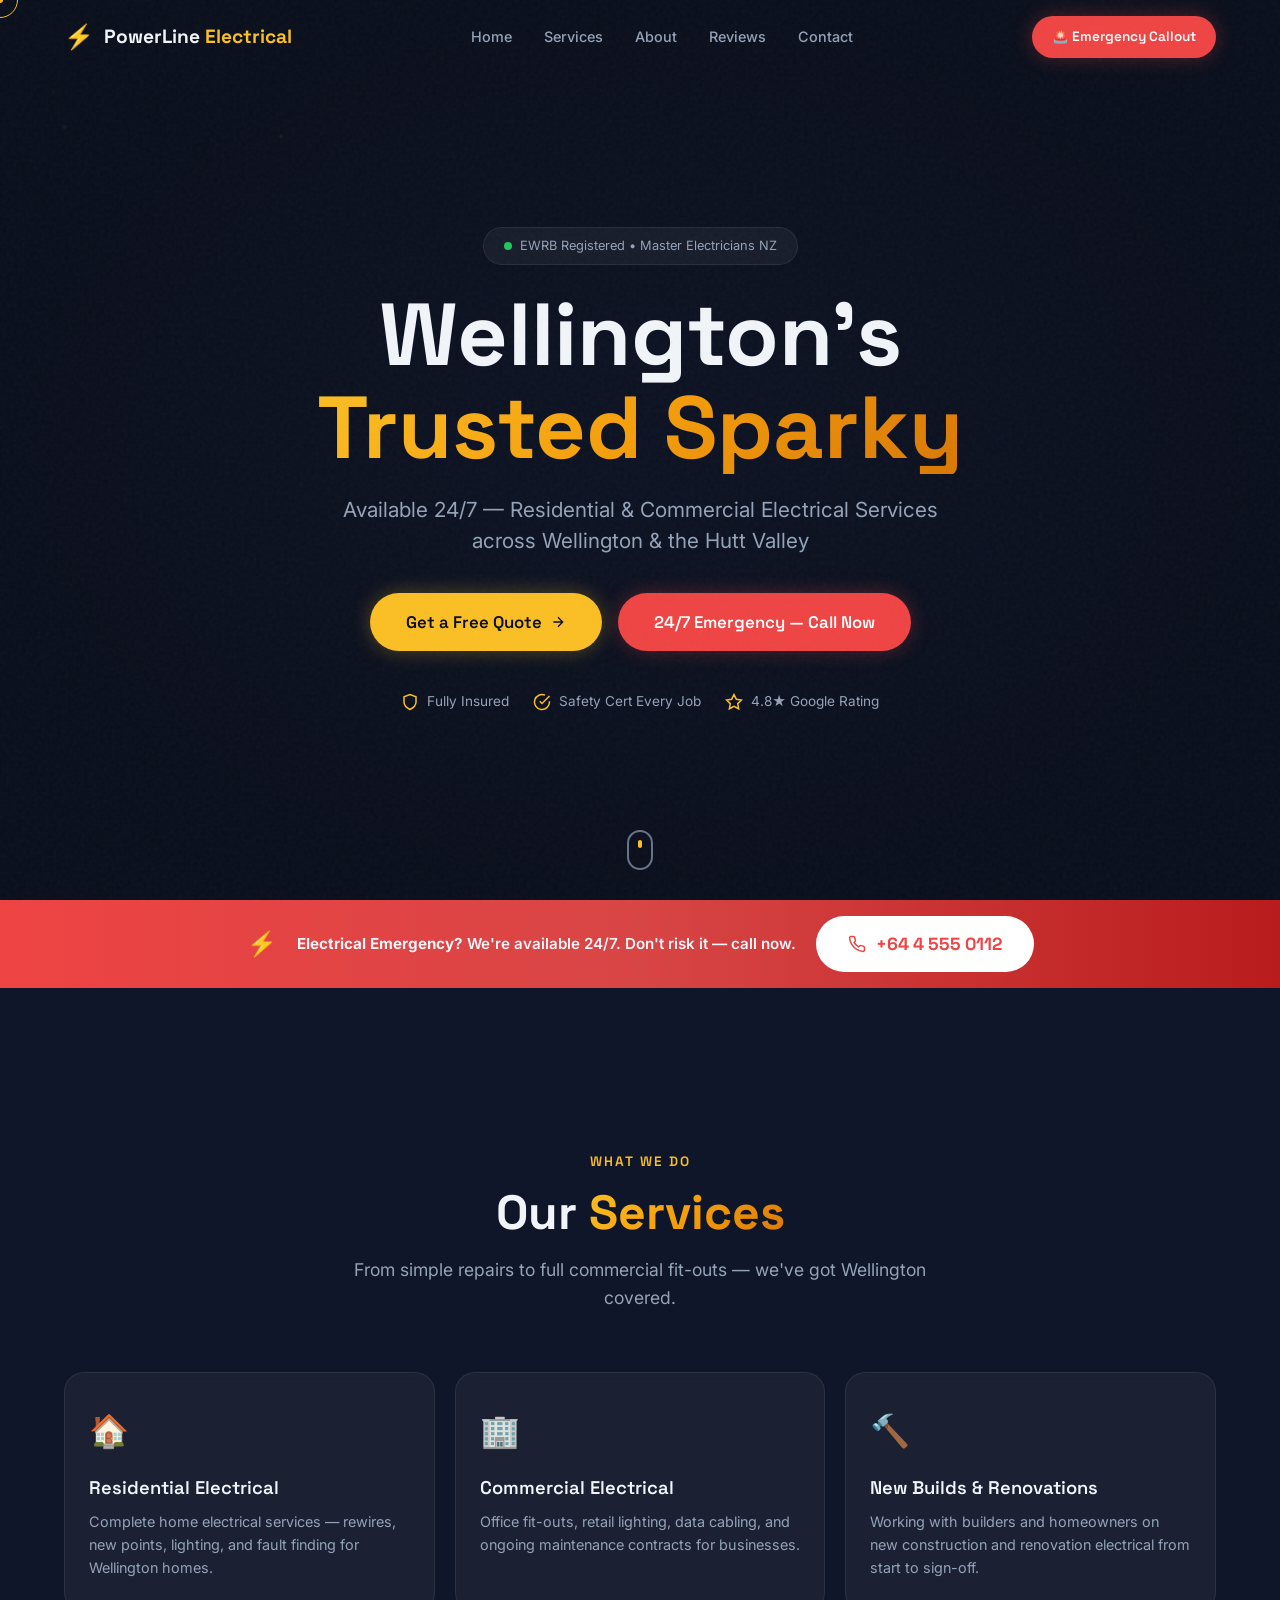
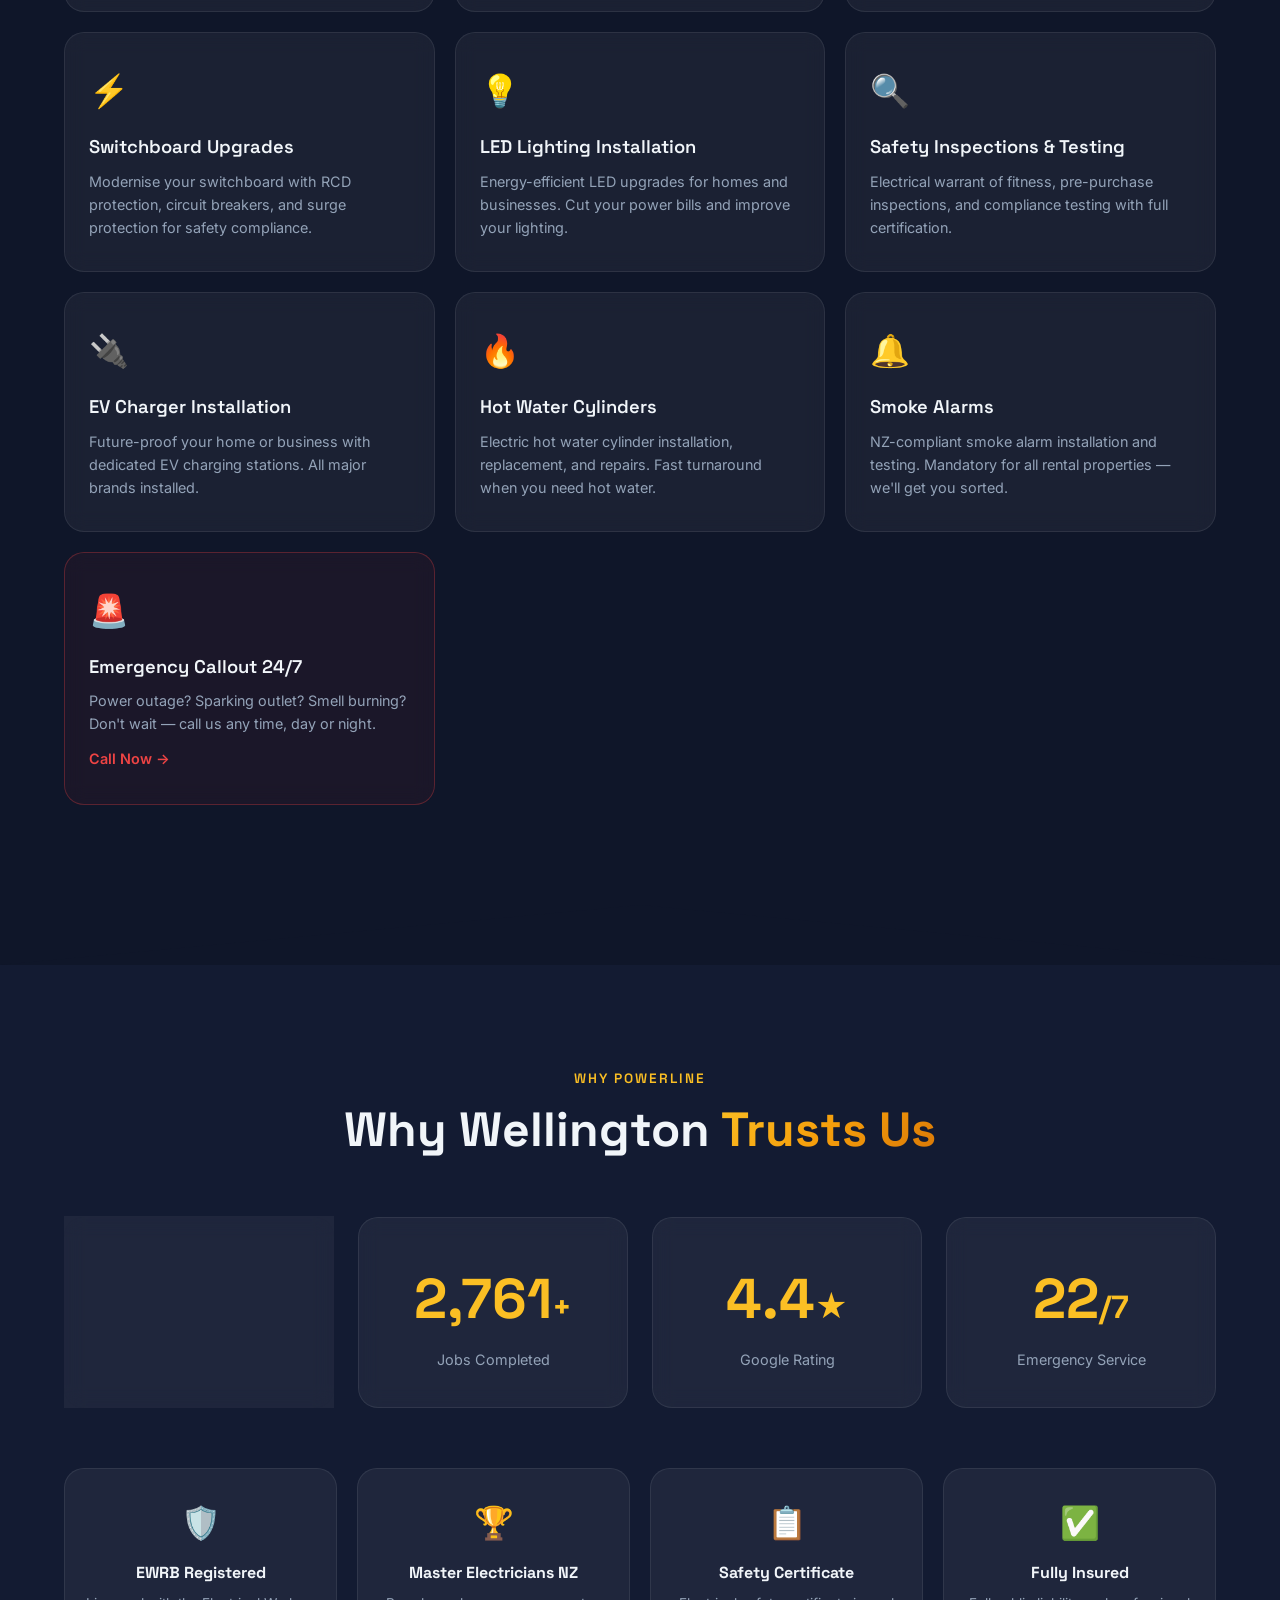
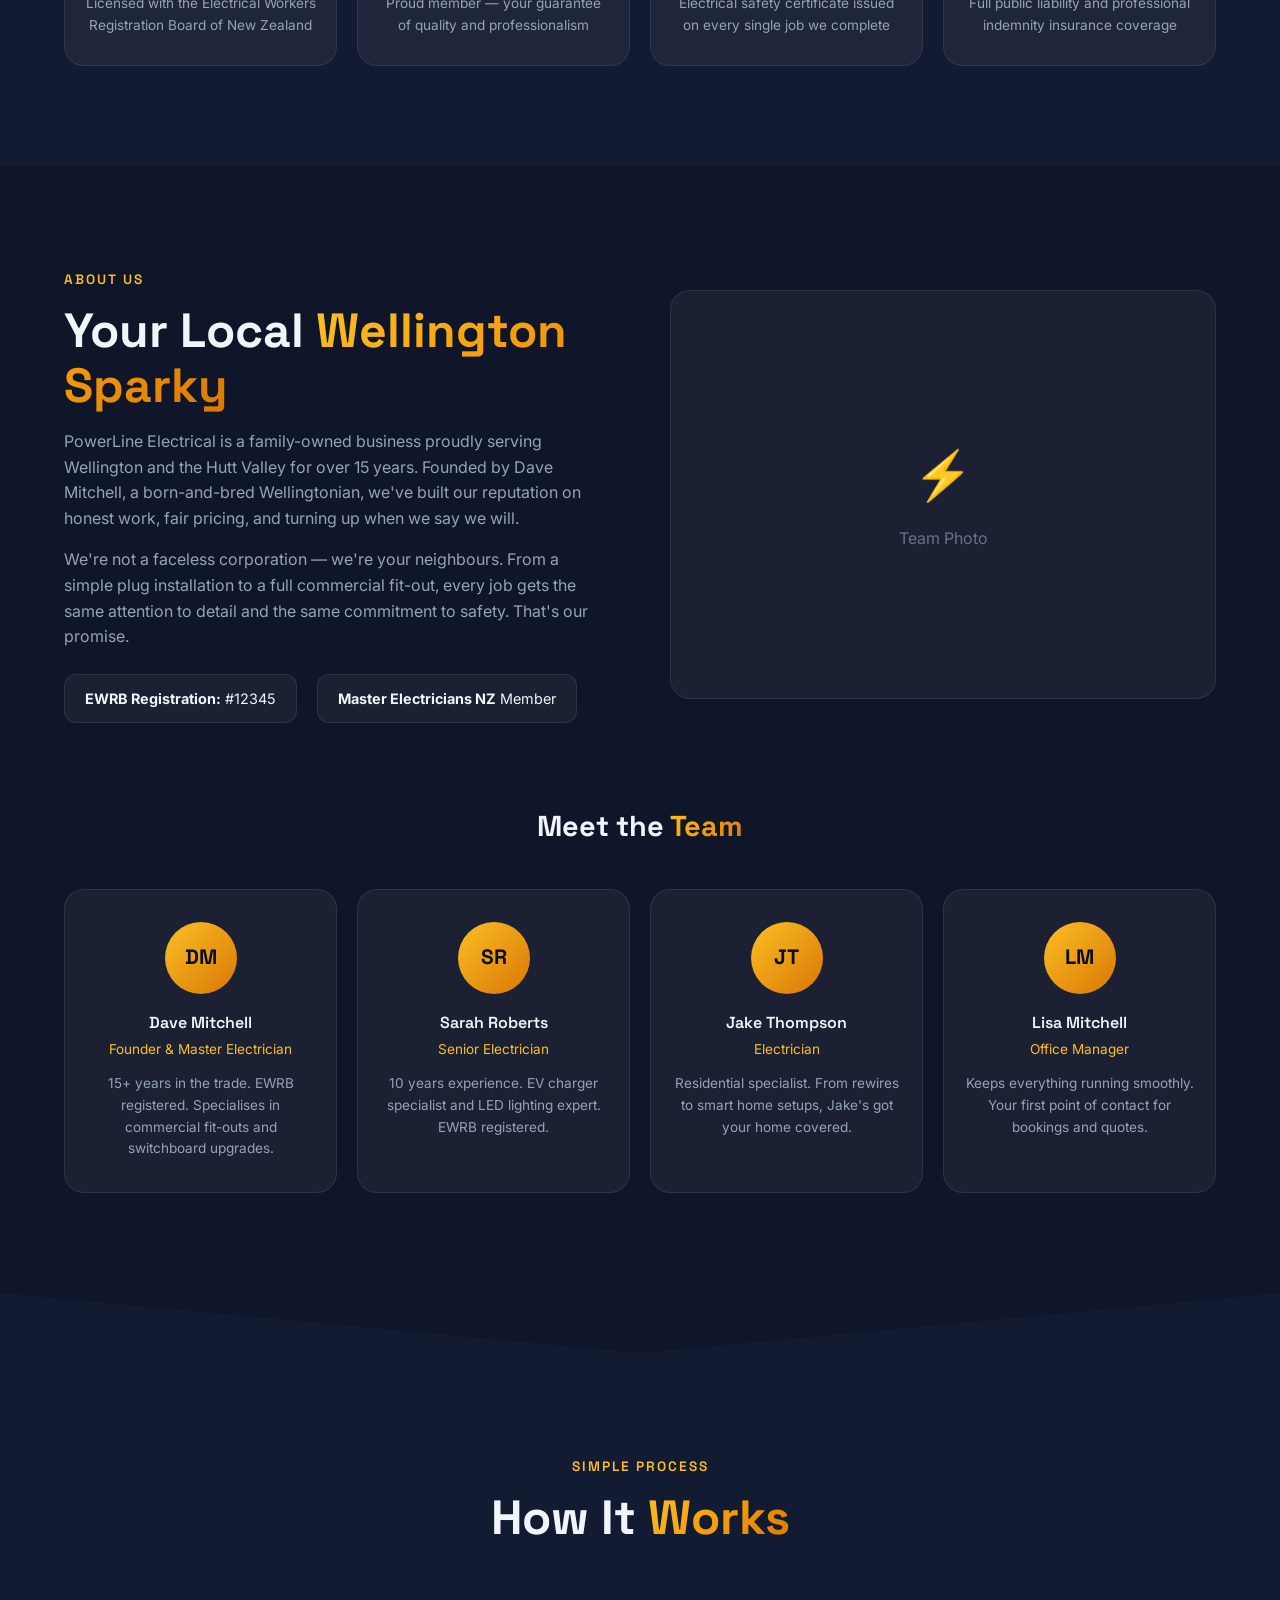
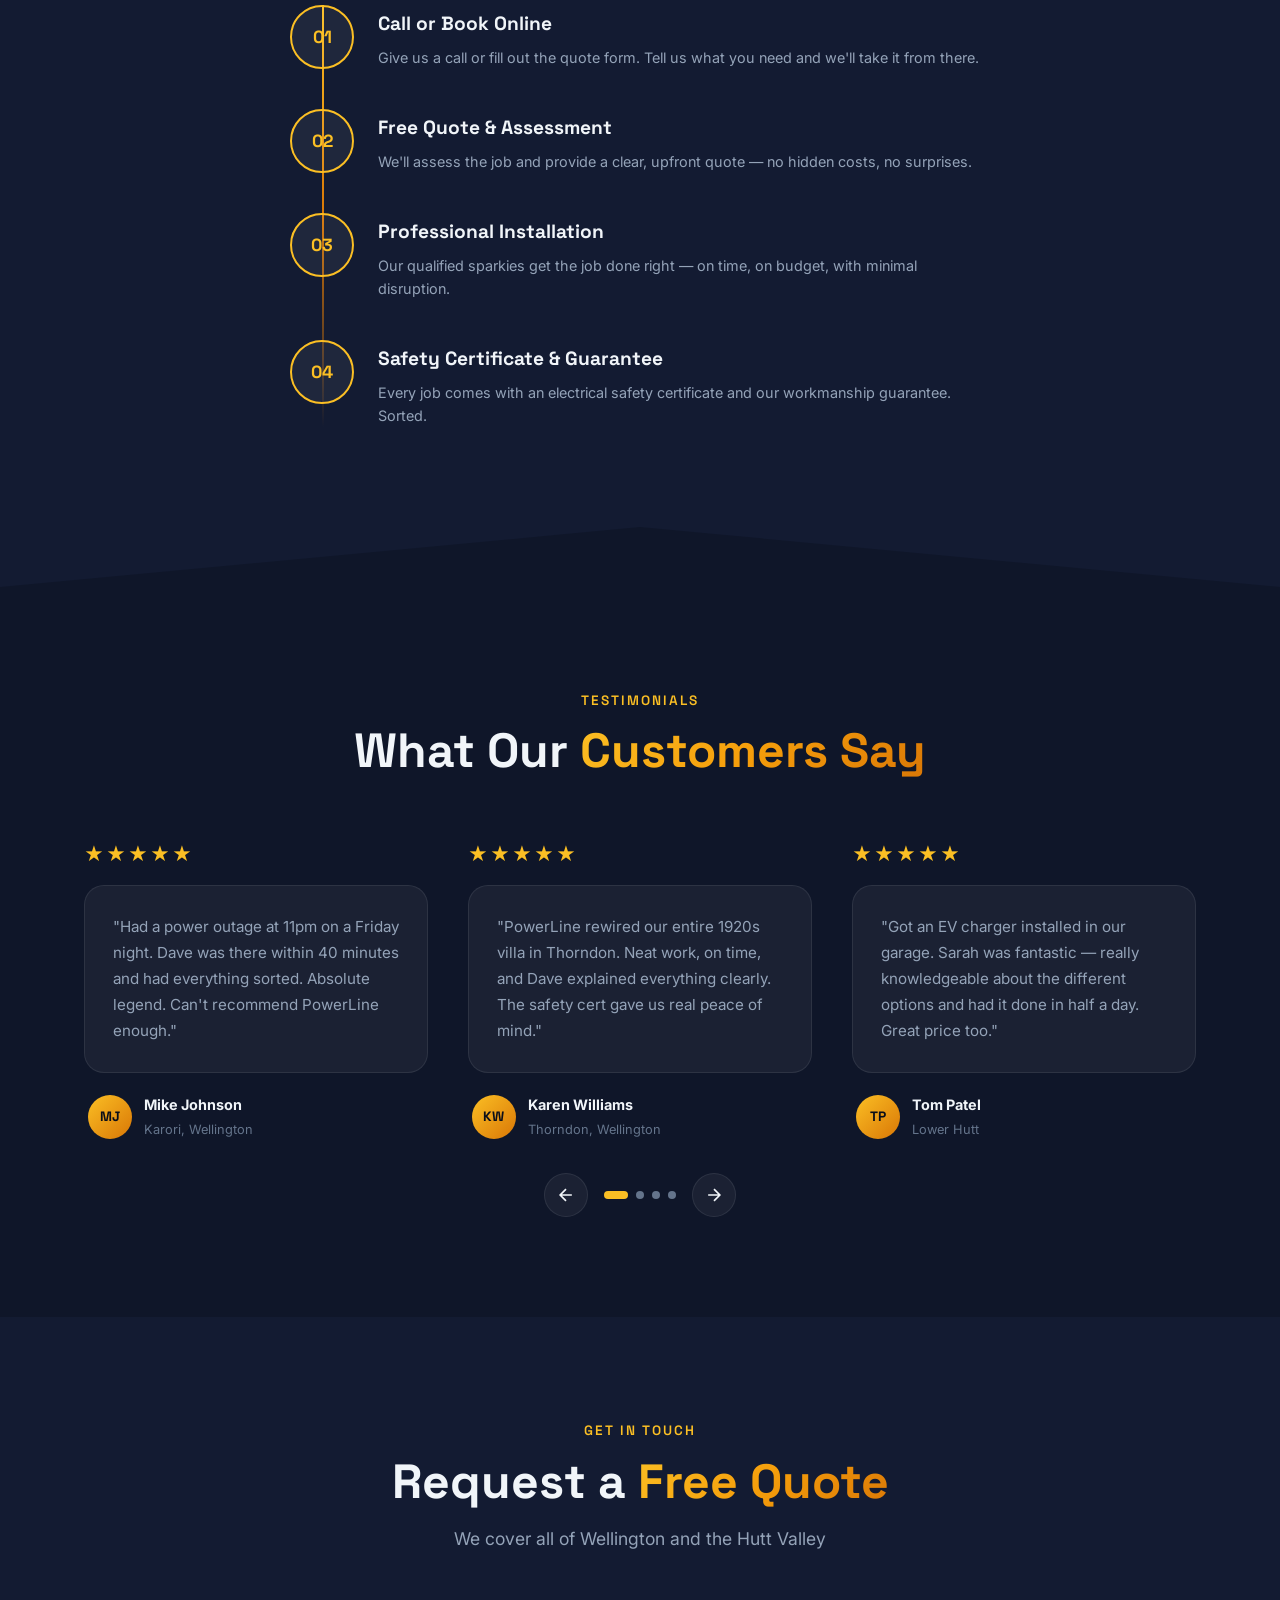
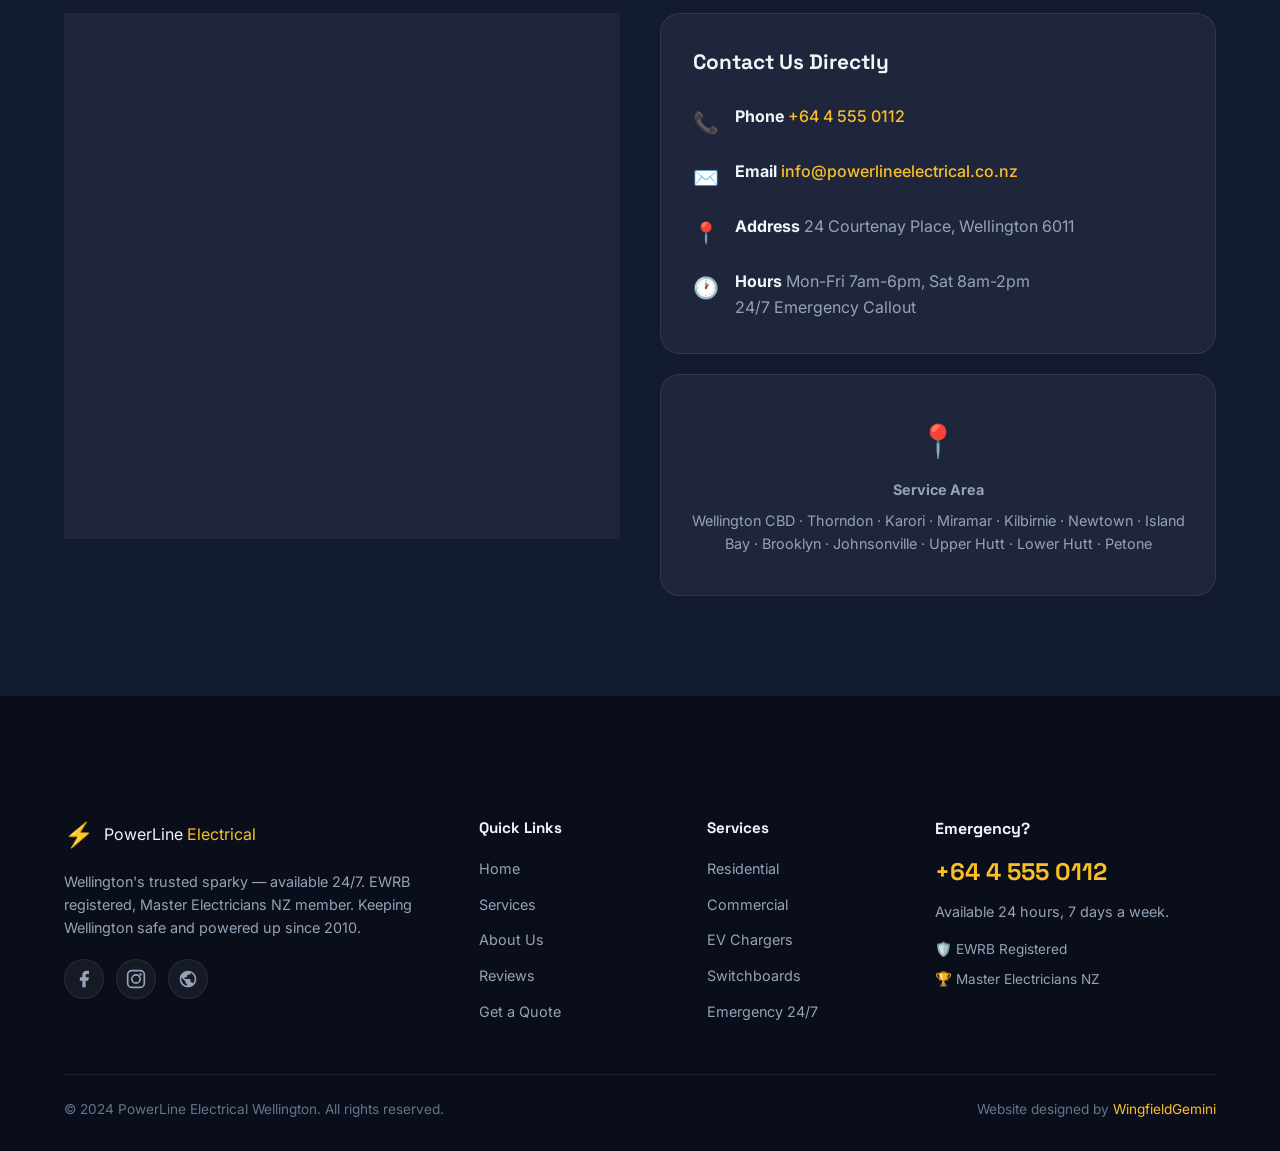
<file: index.html>
<!DOCTYPE html>
<html lang="en-NZ">
<head>
    <meta charset="UTF-8">
    <meta name="viewport" content="width=device-width, initial-scale=1.0">
    <title>PowerLine Electrical Wellington — Wellington's Trusted Sparky</title>
    <meta name="description" content="PowerLine Electrical Wellington — Licensed electricians serving Wellington & the Hutt Valley. Residential, commercial, EV chargers, 24/7 emergency callout. EWRB registered, Master Electricians NZ member.">
    <link rel="preconnect" href="https://fonts.googleapis.com">
    <link rel="preconnect" href="https://fonts.gstatic.com" crossorigin>
    <link href="https://fonts.googleapis.com/css2?family=Inter:wght@300;400;500;600;700&family=Space+Grotesk:wght@400;500;600;700&display=swap" rel="stylesheet">
    <link rel="stylesheet" href="styles.css">
    <!-- Favicon placeholder -->
    <link rel="icon" href="data:image/svg+xml,<svg xmlns='http://www.w3.org/2000/svg' viewBox='0 0 100 100'><text y='.9em' font-size='90'>⚡</text></svg>">
</head>
<body>
    <!-- Grain overlay -->
    <div class="grain-overlay" aria-hidden="true"></div>

    <!-- Custom cursor -->
    <div class="cursor-dot" aria-hidden="true"></div>
    <div class="cursor-ring" aria-hidden="true"></div>

    <!-- ========== NAVIGATION ========== -->
    <nav class="nav" id="nav">
        <div class="nav__inner container">
            <a href="#" class="nav__logo">
                <span class="nav__logo-icon">⚡</span>
                <span class="nav__logo-text">PowerLine<span class="text-accent"> Electrical</span></span>
            </a>
            <ul class="nav__menu" id="navMenu">
                <li><a href="#home" class="nav__link">Home</a></li>
                <li><a href="#services" class="nav__link">Services</a></li>
                <li><a href="#about" class="nav__link">About</a></li>
                <li><a href="#reviews" class="nav__link">Reviews</a></li>
                <li><a href="#contact" class="nav__link">Contact</a></li>
            </ul>
            <div class="nav__actions">
                <a href="tel:+6445550112" class="nav__phone-mobile" aria-label="Call us">
                    <svg width="20" height="20" viewBox="0 0 24 24" fill="none" stroke="currentColor" stroke-width="2"><path d="M22 16.92v3a2 2 0 01-2.18 2 19.79 19.79 0 01-8.63-3.07 19.5 19.5 0 01-6-6 19.79 19.79 0 01-3.07-8.67A2 2 0 014.11 2h3a2 2 0 012 1.72c.127.96.361 1.903.7 2.81a2 2 0 01-.45 2.11L8.09 9.91a16 16 0 006 6l1.27-1.27a2 2 0 012.11-.45c.907.339 1.85.573 2.81.7A2 2 0 0122 16.92z"/></svg>
                </a>
                <a href="tel:+6445550112" class="btn btn--emergency nav__emergency-btn">
                    <span class="btn__pulse"></span>
                    🚨 Emergency Callout
                </a>
            </div>
            <button class="nav__hamburger" id="navHamburger" aria-label="Toggle menu" aria-expanded="false">
                <span></span><span></span><span></span>
            </button>
        </div>
    </nav>

    <!-- ========== HERO ========== -->
    <section class="hero" id="home">
        <canvas class="hero__canvas" id="heroCanvas" aria-hidden="true"></canvas>
        <div class="hero__overlay"></div>
        <div class="hero__content container">
            <div class="hero__badge reveal-up">
                <span class="hero__badge-dot"></span>
                EWRB Registered &bull; Master Electricians NZ
            </div>
            <h1 class="hero__title">
                <span class="reveal-up" style="--delay:.1s">Wellington's</span>
                <span class="reveal-up text-gradient" style="--delay:.2s">Trusted Sparky</span>
            </h1>
            <p class="hero__subtitle reveal-up" style="--delay:.35s">Available 24/7 — Residential &amp; Commercial Electrical Services across Wellington &amp; the Hutt Valley</p>
            <div class="hero__ctas reveal-up" style="--delay:.5s">
                <a href="#contact" class="btn btn--primary btn--lg">
                    Get a Free Quote
                    <svg width="16" height="16" viewBox="0 0 24 24" fill="none" stroke="currentColor" stroke-width="2"><path d="M5 12h14M12 5l7 7-7 7"/></svg>
                </a>
                <a href="tel:+6445550112" class="btn btn--emergency btn--lg">
                    <span class="btn__pulse"></span>
                    24/7 Emergency — Call Now
                </a>
            </div>
            <div class="hero__trust reveal-up" style="--delay:.65s">
                <div class="hero__trust-item">
                    <svg width="18" height="18" viewBox="0 0 24 24" fill="none" stroke="#FBBF24" stroke-width="2"><path d="M12 22s8-4 8-10V5l-8-3-8 3v7c0 6 8 10 8 10z"/></svg>
                    Fully Insured
                </div>
                <div class="hero__trust-item">
                    <svg width="18" height="18" viewBox="0 0 24 24" fill="none" stroke="#FBBF24" stroke-width="2"><path d="M22 11.08V12a10 10 0 11-5.93-9.14"/><path d="M22 4L12 14.01l-3-3"/></svg>
                    Safety Cert Every Job
                </div>
                <div class="hero__trust-item">
                    <svg width="18" height="18" viewBox="0 0 24 24" fill="none" stroke="#FBBF24" stroke-width="2"><path d="M12 2l3.09 6.26L22 9.27l-5 4.87 1.18 6.88L12 17.77l-6.18 3.25L7 14.14 2 9.27l6.91-1.01L12 2z"/></svg>
                    4.8★ Google Rating
                </div>
            </div>
        </div>
        <div class="hero__scroll-indicator" aria-hidden="true">
            <div class="hero__scroll-mouse">
                <div class="hero__scroll-wheel"></div>
            </div>
        </div>
    </section>

    <!-- ========== EMERGENCY BANNER ========== -->
    <section class="emergency-banner">
        <div class="emergency-banner__inner container">
            <div class="emergency-banner__icon">⚡</div>
            <div class="emergency-banner__text">
                <strong>Electrical Emergency?</strong> We're available 24/7. Don't risk it — call now.
            </div>
            <a href="tel:+6445550112" class="btn btn--emergency-white">
                <svg width="18" height="18" viewBox="0 0 24 24" fill="none" stroke="currentColor" stroke-width="2"><path d="M22 16.92v3a2 2 0 01-2.18 2 19.79 19.79 0 01-8.63-3.07 19.5 19.5 0 01-6-6 19.79 19.79 0 01-3.07-8.67A2 2 0 014.11 2h3a2 2 0 012 1.72c.127.96.361 1.903.7 2.81a2 2 0 01-.45 2.11L8.09 9.91a16 16 0 006 6l1.27-1.27a2 2 0 012.11-.45c.907.339 1.85.573 2.81.7A2 2 0 0122 16.92z"/></svg>
                +64 4 555 0112
            </a>
        </div>
    </section>

    <!-- Angular divider -->
    <div class="divider divider--down" aria-hidden="true">
        <svg viewBox="0 0 1440 60" preserveAspectRatio="none"><path d="M0,0 L720,60 L1440,0 L1440,60 L0,60Z" fill="var(--bg-primary)"/></svg>
    </div>

    <!-- ========== SERVICES ========== -->
    <section class="services section" id="services">
        <div class="container">
            <div class="section__header">
                <span class="section__label reveal-up">What We Do</span>
                <h2 class="section__title reveal-up">Our <span class="text-gradient">Services</span></h2>
                <p class="section__subtitle reveal-up">From simple repairs to full commercial fit-outs — we've got Wellington covered.</p>
            </div>
            <div class="services__grid">
                <!-- Service cards -->
                <div class="service-card reveal-up" style="--delay:.05s">
                    <div class="service-card__icon">🏠</div>
                    <h3 class="service-card__title">Residential Electrical</h3>
                    <p class="service-card__desc">Complete home electrical services — rewires, new points, lighting, and fault finding for Wellington homes.</p>
                </div>
                <div class="service-card reveal-up" style="--delay:.1s">
                    <div class="service-card__icon">🏢</div>
                    <h3 class="service-card__title">Commercial Electrical</h3>
                    <p class="service-card__desc">Office fit-outs, retail lighting, data cabling, and ongoing maintenance contracts for businesses.</p>
                </div>
                <div class="service-card reveal-up" style="--delay:.15s">
                    <div class="service-card__icon">🔨</div>
                    <h3 class="service-card__title">New Builds & Renovations</h3>
                    <p class="service-card__desc">Working with builders and homeowners on new construction and renovation electrical from start to sign-off.</p>
                </div>
                <div class="service-card reveal-up" style="--delay:.2s">
                    <div class="service-card__icon">⚡</div>
                    <h3 class="service-card__title">Switchboard Upgrades</h3>
                    <p class="service-card__desc">Modernise your switchboard with RCD protection, circuit breakers, and surge protection for safety compliance.</p>
                </div>
                <div class="service-card reveal-up" style="--delay:.25s">
                    <div class="service-card__icon">💡</div>
                    <h3 class="service-card__title">LED Lighting Installation</h3>
                    <p class="service-card__desc">Energy-efficient LED upgrades for homes and businesses. Cut your power bills and improve your lighting.</p>
                </div>
                <div class="service-card reveal-up" style="--delay:.3s">
                    <div class="service-card__icon">🔍</div>
                    <h3 class="service-card__title">Safety Inspections & Testing</h3>
                    <p class="service-card__desc">Electrical warrant of fitness, pre-purchase inspections, and compliance testing with full certification.</p>
                </div>
                <div class="service-card reveal-up" style="--delay:.35s">
                    <div class="service-card__icon">🔌</div>
                    <h3 class="service-card__title">EV Charger Installation</h3>
                    <p class="service-card__desc">Future-proof your home or business with dedicated EV charging stations. All major brands installed.</p>
                </div>
                <div class="service-card reveal-up" style="--delay:.4s">
                    <div class="service-card__icon">🔥</div>
                    <h3 class="service-card__title">Hot Water Cylinders</h3>
                    <p class="service-card__desc">Electric hot water cylinder installation, replacement, and repairs. Fast turnaround when you need hot water.</p>
                </div>
                <div class="service-card reveal-up" style="--delay:.45s">
                    <div class="service-card__icon">🔔</div>
                    <h3 class="service-card__title">Smoke Alarms</h3>
                    <p class="service-card__desc">NZ-compliant smoke alarm installation and testing. Mandatory for all rental properties — we'll get you sorted.</p>
                </div>
                <div class="service-card service-card--emergency reveal-up" style="--delay:.5s">
                    <div class="service-card__icon">🚨</div>
                    <h3 class="service-card__title">Emergency Callout 24/7</h3>
                    <p class="service-card__desc">Power outage? Sparking outlet? Smell burning? Don't wait — call us any time, day or night.</p>
                    <a href="tel:+6445550112" class="service-card__cta">Call Now →</a>
                </div>
            </div>
        </div>
    </section>

    <!-- Divider -->
    <div class="divider divider--up" aria-hidden="true">
        <svg viewBox="0 0 1440 60" preserveAspectRatio="none"><path d="M0,60 L720,0 L1440,60 L1440,0 L0,0Z" fill="var(--bg-primary)"/></svg>
    </div>

    <!-- ========== WHY CHOOSE US ========== -->
    <section class="trust section" id="trust">
        <div class="container">
            <div class="section__header">
                <span class="section__label reveal-up">Why PowerLine</span>
                <h2 class="section__title reveal-up">Why Wellington <span class="text-gradient">Trusts Us</span></h2>
            </div>
            <div class="trust__stats">
                <div class="stat-card reveal-up" style="--delay:.05s">
                    <span class="stat-card__number" data-target="15">0</span><span class="stat-card__suffix">+</span>
                    <span class="stat-card__label">Years Experience</span>
                </div>
                <div class="stat-card reveal-up" style="--delay:.15s">
                    <span class="stat-card__number" data-target="3000">0</span><span class="stat-card__suffix">+</span>
                    <span class="stat-card__label">Jobs Completed</span>
                </div>
                <div class="stat-card reveal-up" style="--delay:.25s">
                    <span class="stat-card__number" data-target="4.8" data-decimals="1">0</span><span class="stat-card__suffix">★</span>
                    <span class="stat-card__label">Google Rating</span>
                </div>
                <div class="stat-card reveal-up" style="--delay:.35s">
                    <span class="stat-card__number" data-target="24">0</span><span class="stat-card__suffix">/7</span>
                    <span class="stat-card__label">Emergency Service</span>
                </div>
            </div>
            <div class="trust__badges reveal-up">
                <div class="trust-badge">
                    <div class="trust-badge__icon">🛡️</div>
                    <h4>EWRB Registered</h4>
                    <p>Licensed with the Electrical Workers Registration Board of New Zealand</p>
                </div>
                <div class="trust-badge">
                    <div class="trust-badge__icon">🏆</div>
                    <h4>Master Electricians NZ</h4>
                    <p>Proud member — your guarantee of quality and professionalism</p>
                </div>
                <div class="trust-badge">
                    <div class="trust-badge__icon">📋</div>
                    <h4>Safety Certificate</h4>
                    <p>Electrical safety certificate issued on every single job we complete</p>
                </div>
                <div class="trust-badge">
                    <div class="trust-badge__icon">✅</div>
                    <h4>Fully Insured</h4>
                    <p>Full public liability and professional indemnity insurance coverage</p>
                </div>
            </div>
        </div>
    </section>

    <!-- ========== ABOUT ========== -->
    <section class="about section" id="about">
        <div class="container">
            <div class="about__grid">
                <div class="about__content">
                    <span class="section__label reveal-up">About Us</span>
                    <h2 class="section__title reveal-up">Your Local <span class="text-gradient">Wellington Sparky</span></h2>
                    <p class="about__text reveal-up">PowerLine Electrical is a family-owned business proudly serving Wellington and the Hutt Valley for over 15 years. Founded by Dave Mitchell, a born-and-bred Wellingtonian, we've built our reputation on honest work, fair pricing, and turning up when we say we will.</p>
                    <p class="about__text reveal-up">We're not a faceless corporation — we're your neighbours. From a simple plug installation to a full commercial fit-out, every job gets the same attention to detail and the same commitment to safety. That's our promise.</p>
                    <div class="about__registrations reveal-up">
                        <div class="about__reg">
                            <strong>EWRB Registration:</strong> #12345
                        </div>
                        <div class="about__reg">
                            <strong>Master Electricians NZ</strong> Member
                        </div>
                    </div>
                </div>
                <div class="about__image reveal-up">
                    <div class="about__image-placeholder">
                        <div class="about__image-icon">⚡</div>
                        <span>Team Photo</span>
                    </div>
                </div>
            </div>
            <!-- Team -->
            <div class="about__team">
                <h3 class="about__team-title reveal-up">Meet the <span class="text-gradient">Team</span></h3>
                <div class="about__team-grid">
                    <div class="team-card reveal-up" style="--delay:.05s">
                        <div class="team-card__avatar">DM</div>
                        <h4 class="team-card__name">Dave Mitchell</h4>
                        <span class="team-card__role">Founder & Master Electrician</span>
                        <p class="team-card__bio">15+ years in the trade. EWRB registered. Specialises in commercial fit-outs and switchboard upgrades.</p>
                    </div>
                    <div class="team-card reveal-up" style="--delay:.15s">
                        <div class="team-card__avatar">SR</div>
                        <h4 class="team-card__name">Sarah Roberts</h4>
                        <span class="team-card__role">Senior Electrician</span>
                        <p class="team-card__bio">10 years experience. EV charger specialist and LED lighting expert. EWRB registered.</p>
                    </div>
                    <div class="team-card reveal-up" style="--delay:.25s">
                        <div class="team-card__avatar">JT</div>
                        <h4 class="team-card__name">Jake Thompson</h4>
                        <span class="team-card__role">Electrician</span>
                        <p class="team-card__bio">Residential specialist. From rewires to smart home setups, Jake's got your home covered.</p>
                    </div>
                    <div class="team-card reveal-up" style="--delay:.35s">
                        <div class="team-card__avatar">LM</div>
                        <h4 class="team-card__name">Lisa Mitchell</h4>
                        <span class="team-card__role">Office Manager</span>
                        <p class="team-card__bio">Keeps everything running smoothly. Your first point of contact for bookings and quotes.</p>
                    </div>
                </div>
            </div>
        </div>
    </section>

    <!-- Divider -->
    <div class="divider divider--down" aria-hidden="true">
        <svg viewBox="0 0 1440 60" preserveAspectRatio="none"><path d="M0,0 L720,60 L1440,0 L1440,60 L0,60Z" fill="var(--bg-secondary)"/></svg>
    </div>

    <!-- ========== HOW IT WORKS ========== -->
    <section class="process section" id="process">
        <div class="container">
            <div class="section__header">
                <span class="section__label reveal-up">Simple Process</span>
                <h2 class="section__title reveal-up">How It <span class="text-gradient">Works</span></h2>
            </div>
            <div class="process__timeline">
                <div class="process__line" aria-hidden="true"></div>
                <div class="process-step reveal-up" style="--delay:.05s">
                    <div class="process-step__number">01</div>
                    <div class="process-step__content">
                        <h3>Call or Book Online</h3>
                        <p>Give us a call or fill out the quote form. Tell us what you need and we'll take it from there.</p>
                    </div>
                </div>
                <div class="process-step reveal-up" style="--delay:.15s">
                    <div class="process-step__number">02</div>
                    <div class="process-step__content">
                        <h3>Free Quote & Assessment</h3>
                        <p>We'll assess the job and provide a clear, upfront quote — no hidden costs, no surprises.</p>
                    </div>
                </div>
                <div class="process-step reveal-up" style="--delay:.25s">
                    <div class="process-step__number">03</div>
                    <div class="process-step__content">
                        <h3>Professional Installation</h3>
                        <p>Our qualified sparkies get the job done right — on time, on budget, with minimal disruption.</p>
                    </div>
                </div>
                <div class="process-step reveal-up" style="--delay:.35s">
                    <div class="process-step__number">04</div>
                    <div class="process-step__content">
                        <h3>Safety Certificate & Guarantee</h3>
                        <p>Every job comes with an electrical safety certificate and our workmanship guarantee. Sorted.</p>
                    </div>
                </div>
            </div>
        </div>
    </section>

    <!-- Divider -->
    <div class="divider divider--up" aria-hidden="true">
        <svg viewBox="0 0 1440 60" preserveAspectRatio="none"><path d="M0,60 L720,0 L1440,60 L1440,0 L0,0Z" fill="var(--bg-secondary)"/></svg>
    </div>

    <!-- ========== REVIEWS ========== -->
    <section class="reviews section" id="reviews">
        <div class="container">
            <div class="section__header">
                <span class="section__label reveal-up">Testimonials</span>
                <h2 class="section__title reveal-up">What Our <span class="text-gradient">Customers Say</span></h2>
            </div>
            <div class="reviews__carousel" id="reviewsCarousel">
                <div class="reviews__track" id="reviewsTrack">
                    <div class="review-card">
                        <div class="review-card__stars">★★★★★</div>
                        <p class="review-card__text">"Had a power outage at 11pm on a Friday night. Dave was there within 40 minutes and had everything sorted. Absolute legend. Can't recommend PowerLine enough."</p>
                        <div class="review-card__author">
                            <div class="review-card__avatar">MJ</div>
                            <div>
                                <strong>Mike Johnson</strong>
                                <span>Karori, Wellington</span>
                            </div>
                        </div>
                    </div>
                    <div class="review-card">
                        <div class="review-card__stars">★★★★★</div>
                        <p class="review-card__text">"PowerLine rewired our entire 1920s villa in Thorndon. Neat work, on time, and Dave explained everything clearly. The safety cert gave us real peace of mind."</p>
                        <div class="review-card__author">
                            <div class="review-card__avatar">KW</div>
                            <div>
                                <strong>Karen Williams</strong>
                                <span>Thorndon, Wellington</span>
                            </div>
                        </div>
                    </div>
                    <div class="review-card">
                        <div class="review-card__stars">★★★★★</div>
                        <p class="review-card__text">"Got an EV charger installed in our garage. Sarah was fantastic — really knowledgeable about the different options and had it done in half a day. Great price too."</p>
                        <div class="review-card__author">
                            <div class="review-card__avatar">TP</div>
                            <div>
                                <strong>Tom Patel</strong>
                                <span>Lower Hutt</span>
                            </div>
                        </div>
                    </div>
                    <div class="review-card">
                        <div class="review-card__stars">★★★★★</div>
                        <p class="review-card__text">"We use PowerLine for all our rental property electrical work. Smoke alarm compliance, safety inspections — they handle everything and the paperwork is always spot on."</p>
                        <div class="review-card__author">
                            <div class="review-card__avatar">RL</div>
                            <div>
                                <strong>Rachel Liu</strong>
                                <span>Property Manager, Wellington</span>
                            </div>
                        </div>
                    </div>
                    <div class="review-card">
                        <div class="review-card__stars">★★★★☆</div>
                        <p class="review-card__text">"Switchboard upgrade for our office in the CBD. Jake did a brilliant job — minimal downtime and he stayed back to make sure everything was running perfectly. Top service."</p>
                        <div class="review-card__author">
                            <div class="review-card__avatar">DB</div>
                            <div>
                                <strong>David Brown</strong>
                                <span>Wellington CBD</span>
                            </div>
                        </div>
                    </div>
                    <div class="review-card">
                        <div class="review-card__stars">★★★★★</div>
                        <p class="review-card__text">"Fantastic LED lighting upgrade throughout our café. The difference is incredible and our power bill has dropped noticeably. Really happy with the result."</p>
                        <div class="review-card__author">
                            <div class="review-card__avatar">AS</div>
                            <div>
                                <strong>Anna Stewart</strong>
                                <span>Petone, Lower Hutt</span>
                            </div>
                        </div>
                    </div>
                </div>
                <div class="reviews__nav">
                    <button class="reviews__btn reviews__btn--prev" aria-label="Previous review" id="reviewPrev">
                        <svg width="20" height="20" viewBox="0 0 24 24" fill="none" stroke="currentColor" stroke-width="2"><path d="M19 12H5M12 19l-7-7 7-7"/></svg>
                    </button>
                    <div class="reviews__dots" id="reviewDots"></div>
                    <button class="reviews__btn reviews__btn--next" aria-label="Next review" id="reviewNext">
                        <svg width="20" height="20" viewBox="0 0 24 24" fill="none" stroke="currentColor" stroke-width="2"><path d="M5 12h14M12 5l7 7-7 7"/></svg>
                    </button>
                </div>
            </div>
        </div>
    </section>

    <!-- ========== CONTACT ========== -->
    <section class="contact section" id="contact">
        <div class="container">
            <div class="section__header">
                <span class="section__label reveal-up">Get In Touch</span>
                <h2 class="section__title reveal-up">Request a <span class="text-gradient">Free Quote</span></h2>
                <p class="section__subtitle reveal-up">We cover all of Wellington and the Hutt Valley</p>
            </div>
            <div class="contact__grid">
                <form class="contact-form reveal-up" id="contactForm">
                    <div class="form-group">
                        <div class="form-field">
                            <input type="text" id="formName" required>
                            <label for="formName">Your Name</label>
                        </div>
                        <div class="form-field">
                            <input type="tel" id="formPhone" required>
                            <label for="formPhone">Phone Number</label>
                        </div>
                    </div>
                    <div class="form-field">
                        <input type="email" id="formEmail" required>
                        <label for="formEmail">Email Address</label>
                    </div>
                    <div class="form-group">
                        <div class="form-field form-field--select">
                            <select id="formService" required>
                                <option value="" disabled selected></option>
                                <option>Residential Electrical</option>
                                <option>Commercial Electrical</option>
                                <option>New Build / Renovation</option>
                                <option>Switchboard Upgrade</option>
                                <option>LED Lighting</option>
                                <option>Safety Inspection</option>
                                <option>EV Charger Installation</option>
                                <option>Hot Water Cylinder</option>
                                <option>Smoke Alarms</option>
                                <option>Emergency Callout</option>
                                <option>Other</option>
                            </select>
                            <label for="formService">Service Required</label>
                        </div>
                        <div class="form-field form-field--select">
                            <select id="formUrgency" required>
                                <option value="" disabled selected></option>
                                <option>Routine — No rush</option>
                                <option>Urgent — Within a few days</option>
                                <option>Emergency — ASAP</option>
                            </select>
                            <label for="formUrgency">Urgency</label>
                        </div>
                    </div>
                    <div class="form-field form-field--select">
                        <select id="formProperty" required>
                            <option value="" disabled selected></option>
                            <option>Residential</option>
                            <option>Commercial</option>
                            <option>Industrial</option>
                            <option>Rental Property</option>
                        </select>
                        <label for="formProperty">Property Type</label>
                    </div>
                    <div class="form-field">
                        <textarea id="formMessage" rows="4" required></textarea>
                        <label for="formMessage">Describe what you need</label>
                    </div>
                    <button type="submit" class="btn btn--primary btn--lg btn--full">
                        Send Quote Request
                        <svg width="16" height="16" viewBox="0 0 24 24" fill="none" stroke="currentColor" stroke-width="2"><path d="M22 2L11 13M22 2l-7 20-4-9-9-4 20-7z"/></svg>
                    </button>
                </form>
                <div class="contact__info reveal-up">
                    <div class="contact-info-card">
                        <h3>Contact Us Directly</h3>
                        <div class="contact-info__item">
                            <div class="contact-info__icon">📞</div>
                            <div>
                                <strong>Phone</strong>
                                <a href="tel:+6445550112">+64 4 555 0112</a>
                            </div>
                        </div>
                        <div class="contact-info__item">
                            <div class="contact-info__icon">✉️</div>
                            <div>
                                <strong>Email</strong>
                                <a href="mailto:info@powerlineelectrical.co.nz">info@powerlineelectrical.co.nz</a>
                            </div>
                        </div>
                        <div class="contact-info__item">
                            <div class="contact-info__icon">📍</div>
                            <div>
                                <strong>Address</strong>
                                <span>24 Courtenay Place, Wellington 6011</span>
                            </div>
                        </div>
                        <div class="contact-info__item">
                            <div class="contact-info__icon">🕐</div>
                            <div>
                                <strong>Hours</strong>
                                <span>Mon-Fri 7am-6pm, Sat 8am-2pm</span><br>
                                <span class="text-accent">24/7 Emergency Callout</span>
                            </div>
                        </div>
                    </div>
                    <div class="contact-map">
                        <div class="contact-map__placeholder">
                            <div class="contact-map__icon">📍</div>
                            <p><strong>Service Area</strong></p>
                            <p>Wellington CBD · Thorndon · Karori · Miramar · Kilbirnie · Newtown · Island Bay · Brooklyn · Johnsonville · Upper Hutt · Lower Hutt · Petone</p>
                        </div>
                    </div>
                </div>
            </div>
        </div>
    </section>

    <!-- ========== FOOTER ========== -->
    <footer class="footer">
        <div class="divider divider--down" aria-hidden="true">
            <svg viewBox="0 0 1440 60" preserveAspectRatio="none"><path d="M0,0 L720,60 L1440,0 L1440,60 L0,60Z" fill="var(--bg-dark)"/></svg>
        </div>
        <div class="footer__inner container">
            <div class="footer__grid">
                <div class="footer__brand">
                    <div class="footer__logo">
                        <span class="nav__logo-icon">⚡</span>
                        <span class="nav__logo-text">PowerLine<span class="text-accent"> Electrical</span></span>
                    </div>
                    <p>Wellington's trusted sparky — available 24/7. EWRB registered, Master Electricians NZ member. Keeping Wellington safe and powered up since 2010.</p>
                    <div class="footer__social">
                        <a href="#" aria-label="Facebook" class="footer__social-link">
                            <svg width="20" height="20" viewBox="0 0 24 24" fill="currentColor"><path d="M18 2h-3a5 5 0 00-5 5v3H7v4h3v8h4v-8h3l1-4h-4V7a1 1 0 011-1h3z"/></svg>
                        </a>
                        <a href="#" aria-label="Instagram" class="footer__social-link">
                            <svg width="20" height="20" viewBox="0 0 24 24" fill="none" stroke="currentColor" stroke-width="2"><rect x="2" y="2" width="20" height="20" rx="5"/><circle cx="12" cy="12" r="5"/><circle cx="17.5" cy="6.5" r="1.5" fill="currentColor" stroke="none"/></svg>
                        </a>
                        <a href="#" aria-label="Google Business" class="footer__social-link">
                            <svg width="20" height="20" viewBox="0 0 24 24" fill="currentColor"><path d="M12 2C6.48 2 2 6.48 2 12s4.48 10 10 10 10-4.48 10-10S17.52 2 12 2zm-1 17.93c-3.95-.49-7-3.85-7-7.93 0-.62.08-1.21.21-1.79L9 15v1c0 1.1.9 2 2 2v1.93zm6.9-2.54c-.26-.81-1-1.39-1.9-1.39h-1v-3c0-.55-.45-1-1-1H8v-2h2c.55 0 1-.45 1-1V7h2c1.1 0 2-.9 2-2v-.41c2.93 1.19 5 4.06 5 7.41 0 2.08-.8 3.97-2.1 5.39z"/></svg>
                        </a>
                    </div>
                </div>
                <div class="footer__links">
                    <h4>Quick Links</h4>
                    <ul>
                        <li><a href="#home">Home</a></li>
                        <li><a href="#services">Services</a></li>
                        <li><a href="#about">About Us</a></li>
                        <li><a href="#reviews">Reviews</a></li>
                        <li><a href="#contact">Get a Quote</a></li>
                    </ul>
                </div>
                <div class="footer__links">
                    <h4>Services</h4>
                    <ul>
                        <li><a href="#services">Residential</a></li>
                        <li><a href="#services">Commercial</a></li>
                        <li><a href="#services">EV Chargers</a></li>
                        <li><a href="#services">Switchboards</a></li>
                        <li><a href="#services">Emergency 24/7</a></li>
                    </ul>
                </div>
                <div class="footer__emergency">
                    <h4>Emergency?</h4>
                    <a href="tel:+6445550112" class="footer__emergency-phone">+64 4 555 0112</a>
                    <p>Available 24 hours, 7 days a week.</p>
                    <div class="footer__badges">
                        <span class="footer__badge">🛡️ EWRB Registered</span>
                        <span class="footer__badge">🏆 Master Electricians NZ</span>
                    </div>
                </div>
            </div>
            <div class="footer__bottom">
                <p>&copy; 2024 PowerLine Electrical Wellington. All rights reserved.</p>
                <p>Website designed by <a href="https://wingfieldgemini.github.io" target="_blank" rel="noopener">WingfieldGemini</a></p>
            </div>
        </div>
    </footer>

    <script src="script.js"></script>
</body>
</html>
</file>
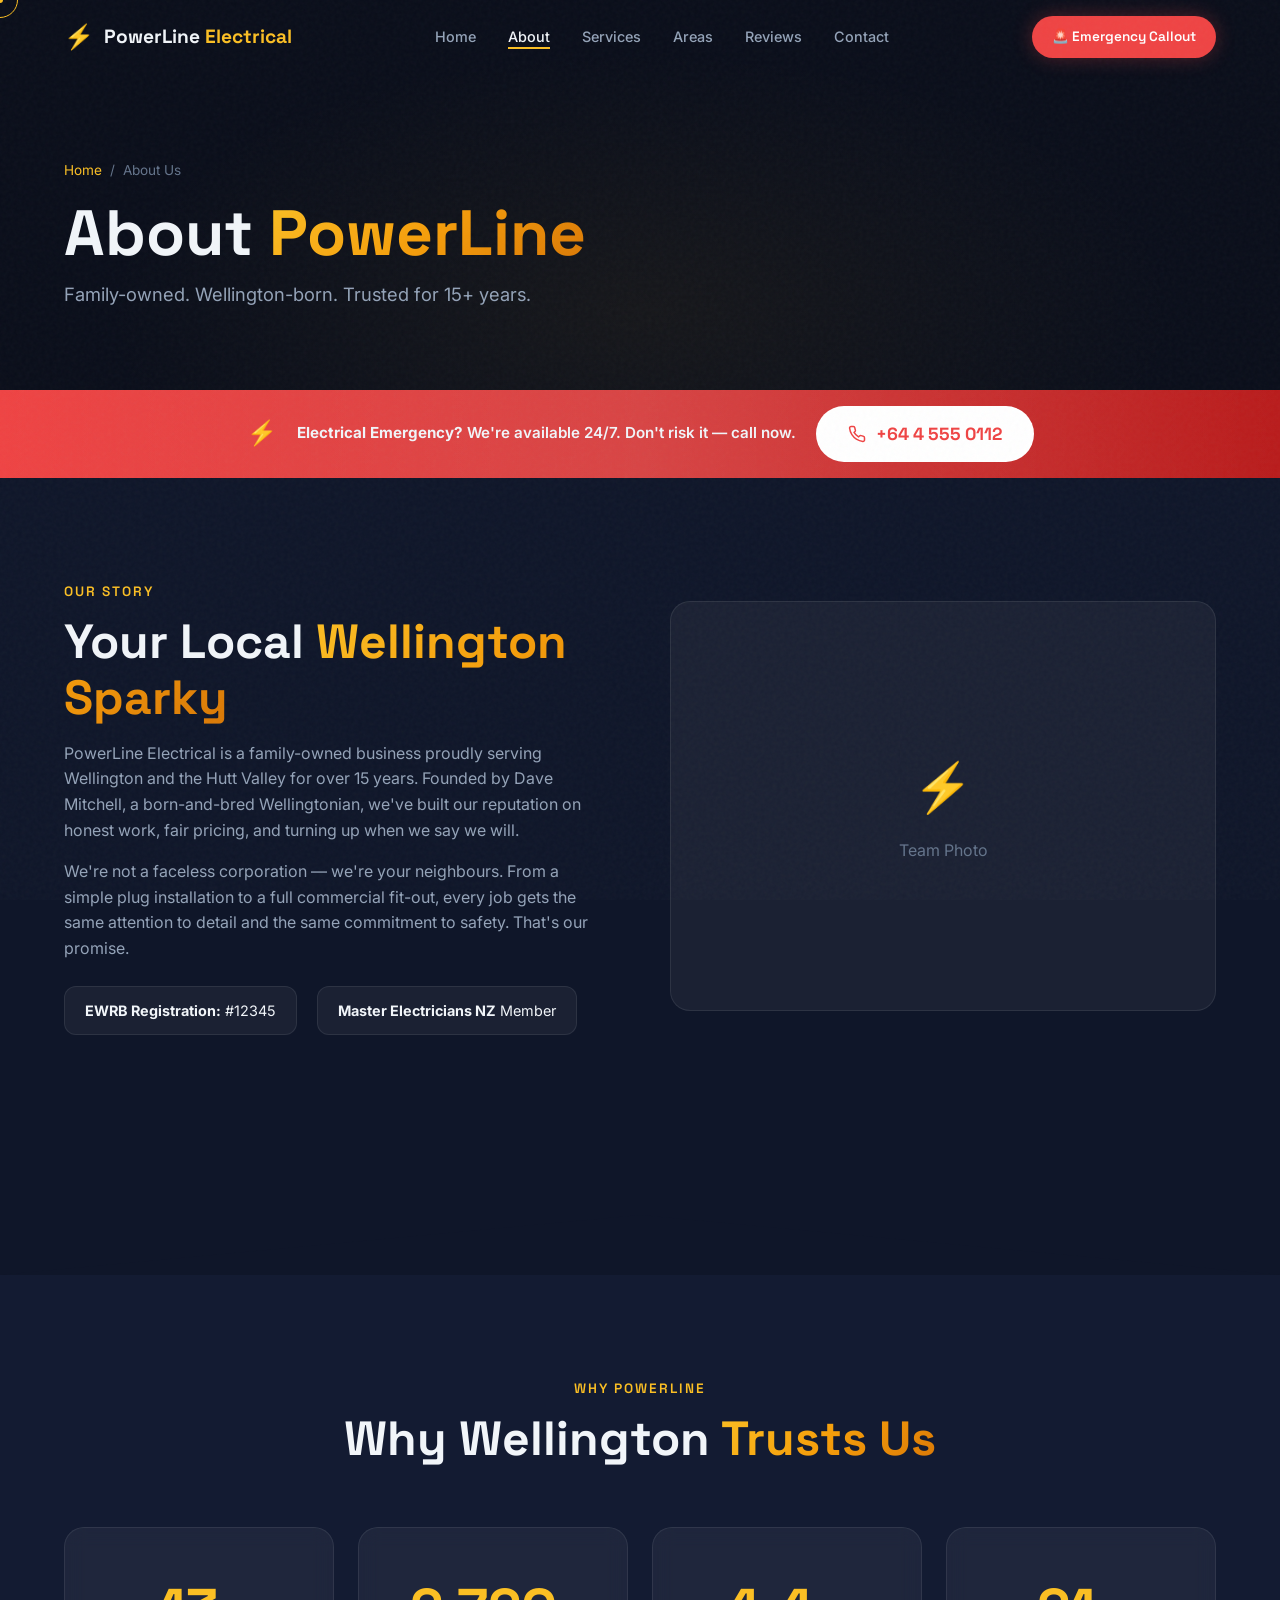
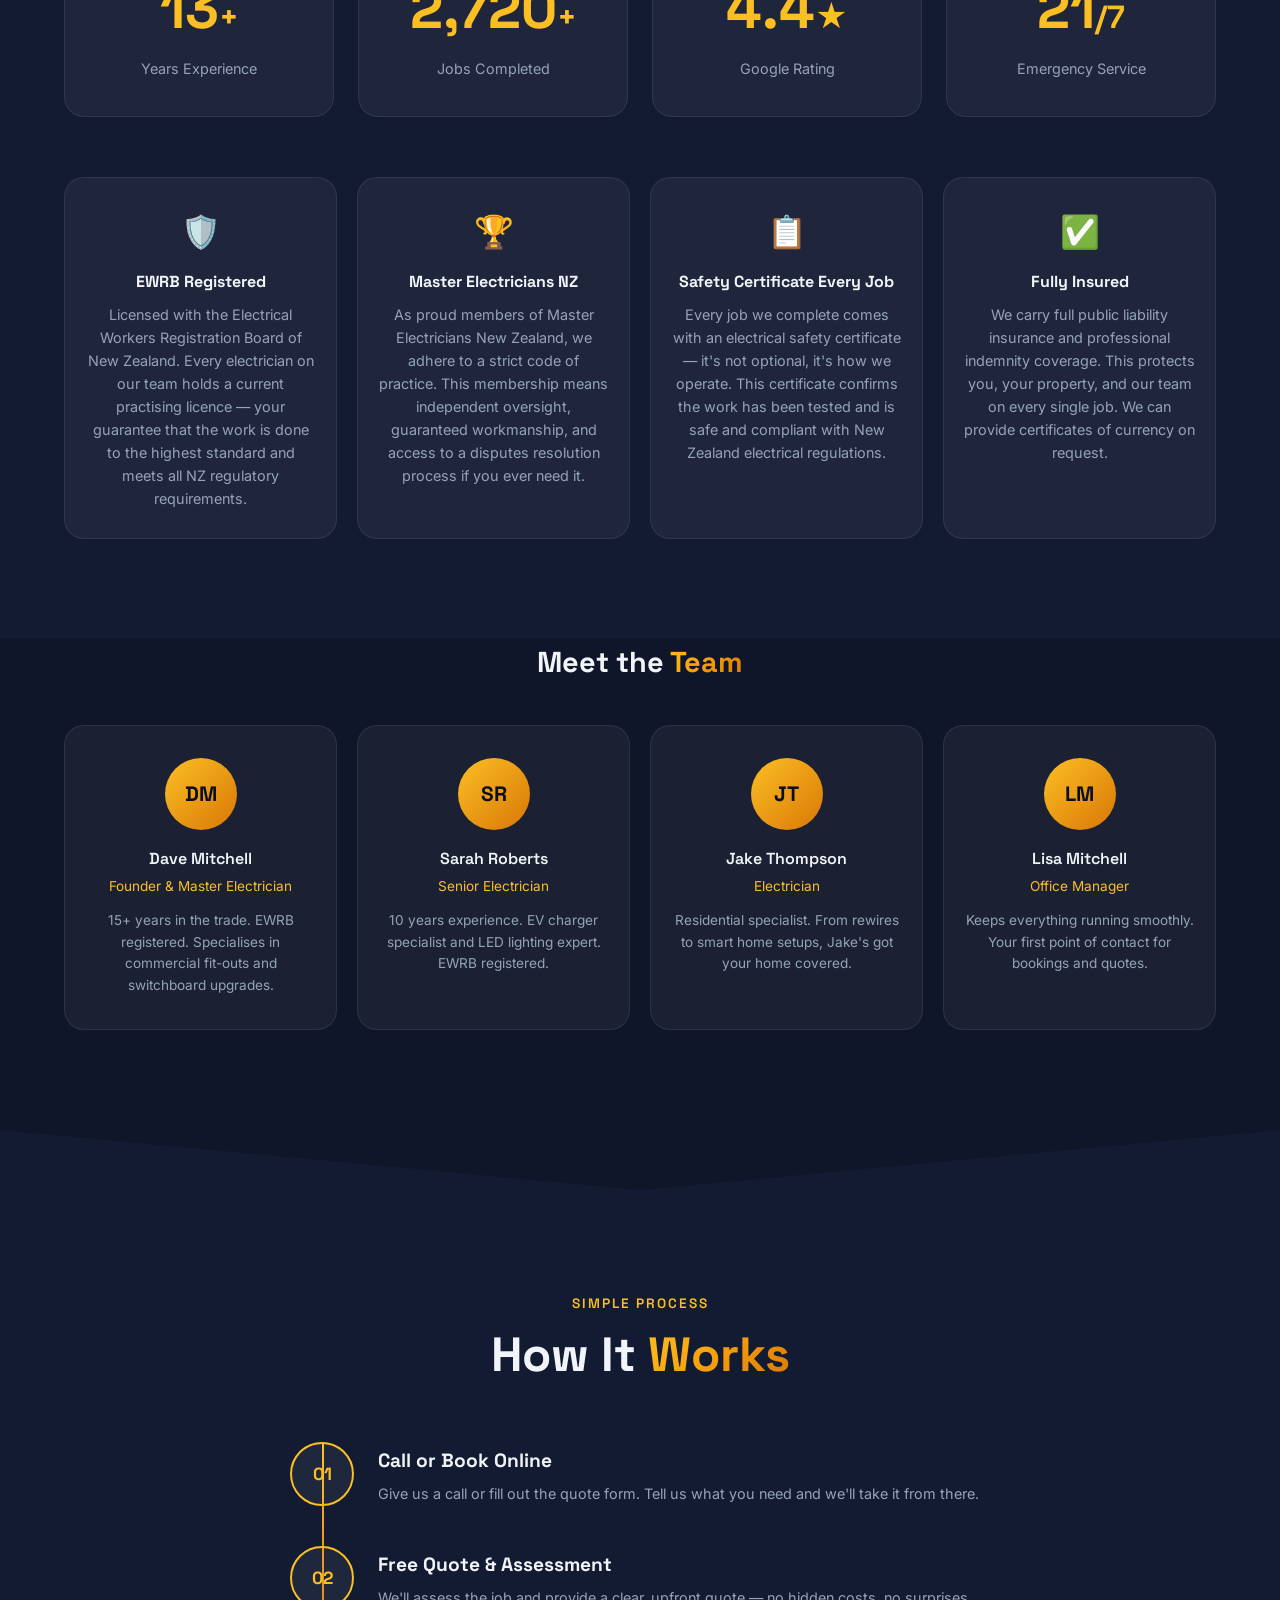
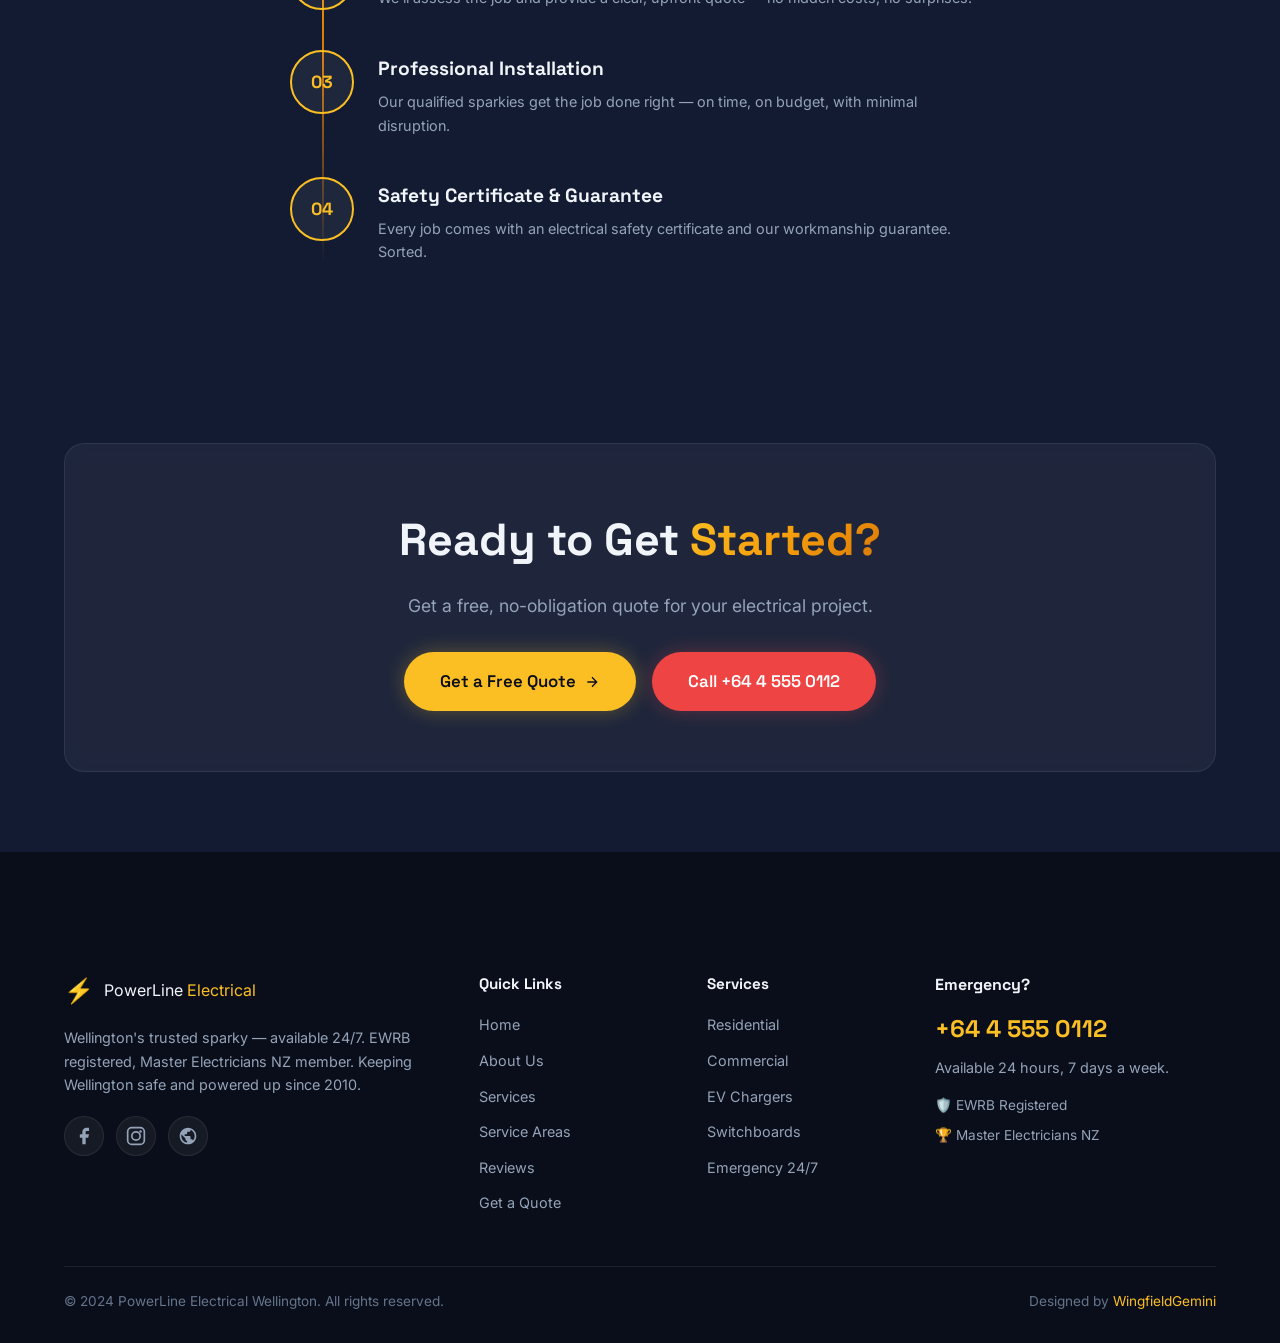
<file: about.html>
<!DOCTYPE html>
<html lang="en-NZ">
<head>
    <meta charset="UTF-8">
    <meta name="viewport" content="width=device-width, initial-scale=1.0">
    <title>About Us — PowerLine Electrical Wellington</title>
    <meta name="description" content="Learn about PowerLine Electrical Wellington — family-owned, EWRB registered electricians serving Wellington & the Hutt Valley for 15+ years.">
    <link rel="preconnect" href="https://fonts.googleapis.com">
    <link rel="preconnect" href="https://fonts.gstatic.com" crossorigin>
    <link href="https://fonts.googleapis.com/css2?family=Inter:wght@300;400;500;600;700&family=Space+Grotesk:wght@400;500;600;700&display=swap" rel="stylesheet">
    <link rel="stylesheet" href="styles.css">
    <link rel="icon" href="data:image/svg+xml,<svg xmlns='http://www.w3.org/2000/svg' viewBox='0 0 100 100'><text y='.9em' font-size='90'>⚡</text></svg>">
</head>
<body>
    <div class="page-transition"></div>
    <div class="grain-overlay" aria-hidden="true"></div>
    <div class="cursor-dot" aria-hidden="true"></div>
    <div class="cursor-ring" aria-hidden="true"></div>

    <!-- ========== NAVIGATION ========== -->
    <nav class="nav" id="nav">
        <div class="nav__inner container">
            <a href="index.html" class="nav__logo">
                <span class="nav__logo-icon">⚡</span>
                <span class="nav__logo-text">PowerLine<span class="text-accent"> Electrical</span></span>
            </a>
            <ul class="nav__menu" id="navMenu">
                <li><a href="index.html" class="nav__link">Home</a></li>
                <li><a href="about.html" class="nav__link active">About</a></li>
                <li><a href="services.html" class="nav__link">Services</a></li>
                <li><a href="areas.html" class="nav__link">Areas</a></li>
                <li><a href="testimonials.html" class="nav__link">Reviews</a></li>
                <li><a href="contact.html" class="nav__link">Contact</a></li>
            </ul>
            <div class="nav__actions">
                <a href="tel:+6445550112" class="nav__phone-mobile" aria-label="Call us">
                    <svg width="20" height="20" viewBox="0 0 24 24" fill="none" stroke="currentColor" stroke-width="2"><path d="M22 16.92v3a2 2 0 01-2.18 2 19.79 19.79 0 01-8.63-3.07 19.5 19.5 0 01-6-6 19.79 19.79 0 01-3.07-8.67A2 2 0 014.11 2h3a2 2 0 012 1.72c.127.96.361 1.903.7 2.81a2 2 0 01-.45 2.11L8.09 9.91a16 16 0 006 6l1.27-1.27a2 2 0 012.11-.45c.907.339 1.85.573 2.81.7A2 2 0 0122 16.92z"/></svg>
                </a>
                <a href="tel:+6445550112" class="btn btn--emergency nav__emergency-btn">
                    <span class="btn__pulse"></span>
                    🚨 Emergency Callout
                </a>
            </div>
            <button class="nav__hamburger" id="navHamburger" aria-label="Toggle menu" aria-expanded="false">
                <span></span><span></span><span></span>
            </button>
        </div>
    </nav>

    <!-- ========== PAGE HEADER ========== -->
    <section class="page-header">
        <div class="page-header__overlay"></div>
        <div class="container page-header__content">
            <nav class="breadcrumb reveal-up" aria-label="Breadcrumb">
                <a href="index.html">Home</a>
                <span class="breadcrumb__sep">/</span>
                <span>About Us</span>
            </nav>
            <h1 class="page-header__title reveal-up" style="--delay:.1s">About <span class="text-gradient">PowerLine</span></h1>
            <p class="page-header__subtitle reveal-up" style="--delay:.2s">Family-owned. Wellington-born. Trusted for 15+ years.</p>
        </div>
    </section>

    <!-- ========== EMERGENCY BANNER ========== -->
    <section class="emergency-banner">
        <div class="emergency-banner__inner container">
            <div class="emergency-banner__icon">⚡</div>
            <div class="emergency-banner__text">
                <strong>Electrical Emergency?</strong> We're available 24/7. Don't risk it — call now.
            </div>
            <a href="tel:+6445550112" class="btn btn--emergency-white">
                <svg width="18" height="18" viewBox="0 0 24 24" fill="none" stroke="currentColor" stroke-width="2"><path d="M22 16.92v3a2 2 0 01-2.18 2 19.79 19.79 0 01-8.63-3.07 19.5 19.5 0 01-6-6 19.79 19.79 0 01-3.07-8.67A2 2 0 014.11 2h3a2 2 0 012 1.72c.127.96.361 1.903.7 2.81a2 2 0 01-.45 2.11L8.09 9.91a16 16 0 006 6l1.27-1.27a2 2 0 012.11-.45c.907.339 1.85.573 2.81.7A2 2 0 0122 16.92z"/></svg>
                +64 4 555 0112
            </a>
        </div>
    </section>

    <!-- ========== ABOUT ========== -->
    <section class="about section">
        <div class="container">
            <div class="about__grid">
                <div class="about__content">
                    <span class="section__label reveal-up">Our Story</span>
                    <h2 class="section__title reveal-up">Your Local <span class="text-gradient">Wellington Sparky</span></h2>
                    <p class="about__text reveal-up">PowerLine Electrical is a family-owned business proudly serving Wellington and the Hutt Valley for over 15 years. Founded by Dave Mitchell, a born-and-bred Wellingtonian, we've built our reputation on honest work, fair pricing, and turning up when we say we will.</p>
                    <p class="about__text reveal-up">We're not a faceless corporation — we're your neighbours. From a simple plug installation to a full commercial fit-out, every job gets the same attention to detail and the same commitment to safety. That's our promise.</p>
                    <div class="about__registrations reveal-up">
                        <div class="about__reg">
                            <strong>EWRB Registration:</strong> #12345
                        </div>
                        <div class="about__reg">
                            <strong>Master Electricians NZ</strong> Member
                        </div>
                    </div>
                </div>
                <div class="about__image reveal-up">
                    <div class="about__image-placeholder">
                        <div class="about__image-icon">⚡</div>
                        <span>Team Photo</span>
                    </div>
                </div>
            </div>
        </div>
    </section>

    <!-- Divider -->
    <div class="divider divider--up" aria-hidden="true">
        <svg viewBox="0 0 1440 60" preserveAspectRatio="none"><path d="M0,60 L720,0 L1440,60 L1440,0 L0,0Z" fill="var(--bg-primary)"/></svg>
    </div>

    <!-- ========== WHY CHOOSE US ========== -->
    <section class="trust section">
        <div class="container">
            <div class="section__header">
                <span class="section__label reveal-up">Why PowerLine</span>
                <h2 class="section__title reveal-up">Why Wellington <span class="text-gradient">Trusts Us</span></h2>
            </div>
            <div class="trust__stats">
                <div class="stat-card reveal-up" style="--delay:.05s">
                    <span class="stat-card__number" data-target="15">0</span><span class="stat-card__suffix">+</span>
                    <span class="stat-card__label">Years Experience</span>
                </div>
                <div class="stat-card reveal-up" style="--delay:.15s">
                    <span class="stat-card__number" data-target="3000">0</span><span class="stat-card__suffix">+</span>
                    <span class="stat-card__label">Jobs Completed</span>
                </div>
                <div class="stat-card reveal-up" style="--delay:.25s">
                    <span class="stat-card__number" data-target="4.8" data-decimals="1">0</span><span class="stat-card__suffix">★</span>
                    <span class="stat-card__label">Google Rating</span>
                </div>
                <div class="stat-card reveal-up" style="--delay:.35s">
                    <span class="stat-card__number" data-target="24">0</span><span class="stat-card__suffix">/7</span>
                    <span class="stat-card__label">Emergency Service</span>
                </div>
            </div>
            <div class="trust__badges trust__badges--expanded reveal-up">
                <div class="trust-badge">
                    <div class="trust-badge__icon">🛡️</div>
                    <h4>EWRB Registered</h4>
                    <p>Licensed with the Electrical Workers Registration Board of New Zealand. Every electrician on our team holds a current practising licence — your guarantee that the work is done to the highest standard and meets all NZ regulatory requirements.</p>
                </div>
                <div class="trust-badge">
                    <div class="trust-badge__icon">🏆</div>
                    <h4>Master Electricians NZ</h4>
                    <p>As proud members of Master Electricians New Zealand, we adhere to a strict code of practice. This membership means independent oversight, guaranteed workmanship, and access to a disputes resolution process if you ever need it.</p>
                </div>
                <div class="trust-badge">
                    <div class="trust-badge__icon">📋</div>
                    <h4>Safety Certificate Every Job</h4>
                    <p>Every job we complete comes with an electrical safety certificate — it's not optional, it's how we operate. This certificate confirms the work has been tested and is safe and compliant with New Zealand electrical regulations.</p>
                </div>
                <div class="trust-badge">
                    <div class="trust-badge__icon">✅</div>
                    <h4>Fully Insured</h4>
                    <p>We carry full public liability insurance and professional indemnity coverage. This protects you, your property, and our team on every single job. We can provide certificates of currency on request.</p>
                </div>
            </div>
        </div>
    </section>

    <!-- ========== TEAM ========== -->
    <section class="about section" style="padding-top:0;">
        <div class="container">
            <div class="about__team">
                <h3 class="about__team-title reveal-up">Meet the <span class="text-gradient">Team</span></h3>
                <div class="about__team-grid">
                    <div class="team-card reveal-up" style="--delay:.05s">
                        <div class="team-card__avatar">DM</div>
                        <h4 class="team-card__name">Dave Mitchell</h4>
                        <span class="team-card__role">Founder & Master Electrician</span>
                        <p class="team-card__bio">15+ years in the trade. EWRB registered. Specialises in commercial fit-outs and switchboard upgrades.</p>
                    </div>
                    <div class="team-card reveal-up" style="--delay:.15s">
                        <div class="team-card__avatar">SR</div>
                        <h4 class="team-card__name">Sarah Roberts</h4>
                        <span class="team-card__role">Senior Electrician</span>
                        <p class="team-card__bio">10 years experience. EV charger specialist and LED lighting expert. EWRB registered.</p>
                    </div>
                    <div class="team-card reveal-up" style="--delay:.25s">
                        <div class="team-card__avatar">JT</div>
                        <h4 class="team-card__name">Jake Thompson</h4>
                        <span class="team-card__role">Electrician</span>
                        <p class="team-card__bio">Residential specialist. From rewires to smart home setups, Jake's got your home covered.</p>
                    </div>
                    <div class="team-card reveal-up" style="--delay:.35s">
                        <div class="team-card__avatar">LM</div>
                        <h4 class="team-card__name">Lisa Mitchell</h4>
                        <span class="team-card__role">Office Manager</span>
                        <p class="team-card__bio">Keeps everything running smoothly. Your first point of contact for bookings and quotes.</p>
                    </div>
                </div>
            </div>
        </div>
    </section>

    <!-- ========== HOW IT WORKS ========== -->
    <div class="divider divider--down" aria-hidden="true">
        <svg viewBox="0 0 1440 60" preserveAspectRatio="none"><path d="M0,0 L720,60 L1440,0 L1440,60 L0,60Z" fill="var(--bg-secondary)"/></svg>
    </div>
    <section class="process section">
        <div class="container">
            <div class="section__header">
                <span class="section__label reveal-up">Simple Process</span>
                <h2 class="section__title reveal-up">How It <span class="text-gradient">Works</span></h2>
            </div>
            <div class="process__timeline">
                <div class="process__line" aria-hidden="true"></div>
                <div class="process-step reveal-up" style="--delay:.05s">
                    <div class="process-step__number">01</div>
                    <div class="process-step__content">
                        <h3>Call or Book Online</h3>
                        <p>Give us a call or fill out the quote form. Tell us what you need and we'll take it from there.</p>
                    </div>
                </div>
                <div class="process-step reveal-up" style="--delay:.15s">
                    <div class="process-step__number">02</div>
                    <div class="process-step__content">
                        <h3>Free Quote & Assessment</h3>
                        <p>We'll assess the job and provide a clear, upfront quote — no hidden costs, no surprises.</p>
                    </div>
                </div>
                <div class="process-step reveal-up" style="--delay:.25s">
                    <div class="process-step__number">03</div>
                    <div class="process-step__content">
                        <h3>Professional Installation</h3>
                        <p>Our qualified sparkies get the job done right — on time, on budget, with minimal disruption.</p>
                    </div>
                </div>
                <div class="process-step reveal-up" style="--delay:.35s">
                    <div class="process-step__number">04</div>
                    <div class="process-step__content">
                        <h3>Safety Certificate & Guarantee</h3>
                        <p>Every job comes with an electrical safety certificate and our workmanship guarantee. Sorted.</p>
                    </div>
                </div>
            </div>
        </div>
    </section>

    <!-- ========== CTA BANNER ========== -->
    <section class="cta-banner section">
        <div class="container">
            <div class="cta-banner__inner reveal-up">
                <h2 class="cta-banner__title">Ready to Get <span class="text-gradient">Started?</span></h2>
                <p class="cta-banner__text">Get a free, no-obligation quote for your electrical project.</p>
                <div class="cta-banner__buttons">
                    <a href="contact.html" class="btn btn--primary btn--lg">
                        Get a Free Quote
                        <svg width="16" height="16" viewBox="0 0 24 24" fill="none" stroke="currentColor" stroke-width="2"><path d="M5 12h14M12 5l7 7-7 7"/></svg>
                    </a>
                    <a href="tel:+6445550112" class="btn btn--emergency btn--lg">
                        <span class="btn__pulse"></span>
                        Call +64 4 555 0112
                    </a>
                </div>
            </div>
        </div>
    </section>

    <!-- ========== FOOTER ========== -->
    <footer class="footer">
        <div class="divider divider--down" aria-hidden="true">
            <svg viewBox="0 0 1440 60" preserveAspectRatio="none"><path d="M0,0 L720,60 L1440,0 L1440,60 L0,60Z" fill="var(--bg-dark)"/></svg>
        </div>
        <div class="footer__inner container">
            <div class="footer__grid">
                <div class="footer__brand">
                    <div class="footer__logo">
                        <span class="nav__logo-icon">⚡</span>
                        <span class="nav__logo-text">PowerLine<span class="text-accent"> Electrical</span></span>
                    </div>
                    <p>Wellington's trusted sparky — available 24/7. EWRB registered, Master Electricians NZ member. Keeping Wellington safe and powered up since 2010.</p>
                    <div class="footer__social">
                        <a href="#" aria-label="Facebook" class="footer__social-link"><svg width="20" height="20" viewBox="0 0 24 24" fill="currentColor"><path d="M18 2h-3a5 5 0 00-5 5v3H7v4h3v8h4v-8h3l1-4h-4V7a1 1 0 011-1h3z"/></svg></a>
                        <a href="#" aria-label="Instagram" class="footer__social-link"><svg width="20" height="20" viewBox="0 0 24 24" fill="none" stroke="currentColor" stroke-width="2"><rect x="2" y="2" width="20" height="20" rx="5"/><circle cx="12" cy="12" r="5"/><circle cx="17.5" cy="6.5" r="1.5" fill="currentColor" stroke="none"/></svg></a>
                        <a href="#" aria-label="Google Business" class="footer__social-link"><svg width="20" height="20" viewBox="0 0 24 24" fill="currentColor"><path d="M12 2C6.48 2 2 6.48 2 12s4.48 10 10 10 10-4.48 10-10S17.52 2 12 2zm-1 17.93c-3.95-.49-7-3.85-7-7.93 0-.62.08-1.21.21-1.79L9 15v1c0 1.1.9 2 2 2v1.93zm6.9-2.54c-.26-.81-1-1.39-1.9-1.39h-1v-3c0-.55-.45-1-1-1H8v-2h2c.55 0 1-.45 1-1V7h2c1.1 0 2-.9 2-2v-.41c2.93 1.19 5 4.06 5 7.41 0 2.08-.8 3.97-2.1 5.39z"/></svg></a>
                    </div>
                </div>
                <div class="footer__links">
                    <h4>Quick Links</h4>
                    <ul>
                        <li><a href="index.html">Home</a></li>
                        <li><a href="about.html">About Us</a></li>
                        <li><a href="services.html">Services</a></li>
                        <li><a href="areas.html">Service Areas</a></li>
                        <li><a href="testimonials.html">Reviews</a></li>
                        <li><a href="contact.html">Get a Quote</a></li>
                    </ul>
                </div>
                <div class="footer__links">
                    <h4>Services</h4>
                    <ul>
                        <li><a href="services.html">Residential</a></li>
                        <li><a href="services.html">Commercial</a></li>
                        <li><a href="services.html">EV Chargers</a></li>
                        <li><a href="services.html">Switchboards</a></li>
                        <li><a href="services.html">Emergency 24/7</a></li>
                    </ul>
                </div>
                <div class="footer__emergency">
                    <h4>Emergency?</h4>
                    <a href="tel:+6445550112" class="footer__emergency-phone">+64 4 555 0112</a>
                    <p>Available 24 hours, 7 days a week.</p>
                    <div class="footer__badges">
                        <span class="footer__badge">🛡️ EWRB Registered</span>
                        <span class="footer__badge">🏆 Master Electricians NZ</span>
                    </div>
                </div>
            </div>
            <div class="footer__bottom">
                <p>&copy; 2024 PowerLine Electrical Wellington. All rights reserved.</p>
                <p>Designed by <a href="https://wingfieldgemini.github.io" target="_blank" rel="noopener">WingfieldGemini</a></p>
            </div>
        </div>
    </footer>

    <script src="script.js"></script>
</body>
</html>
</file>
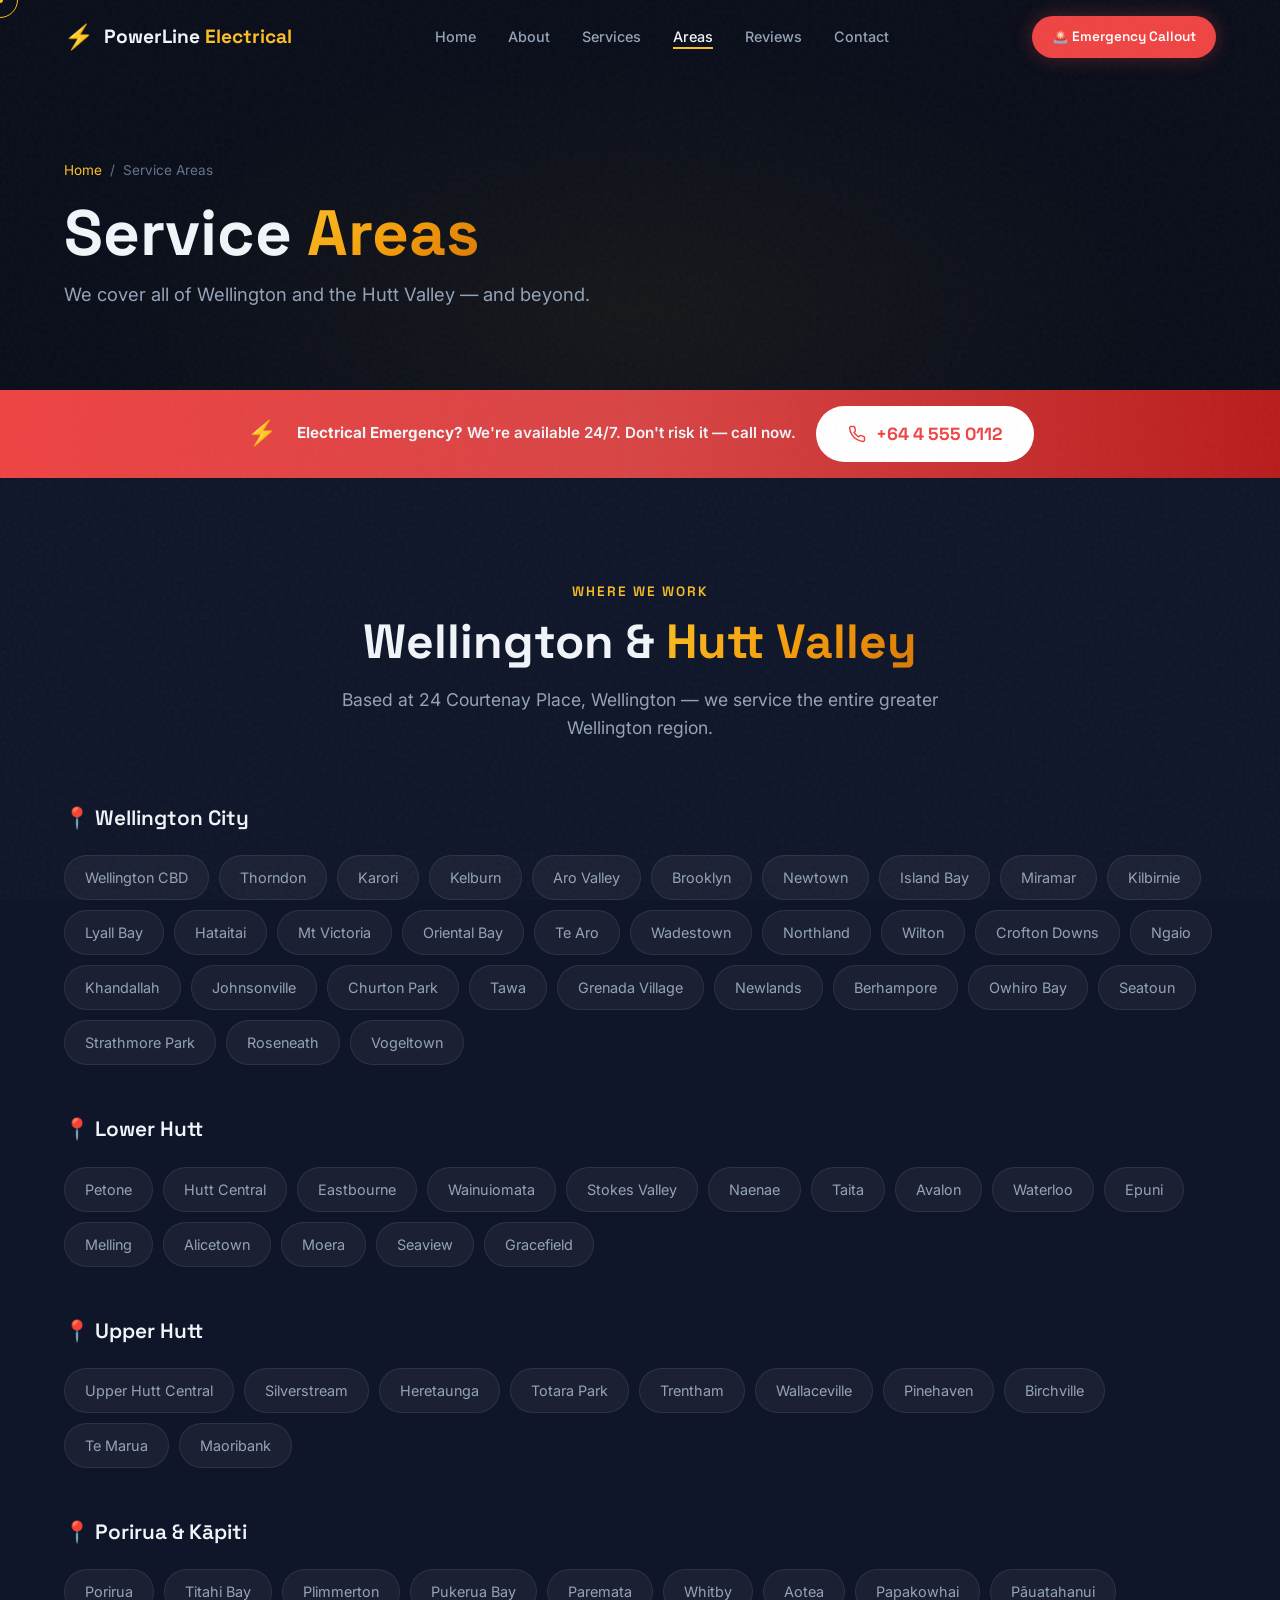
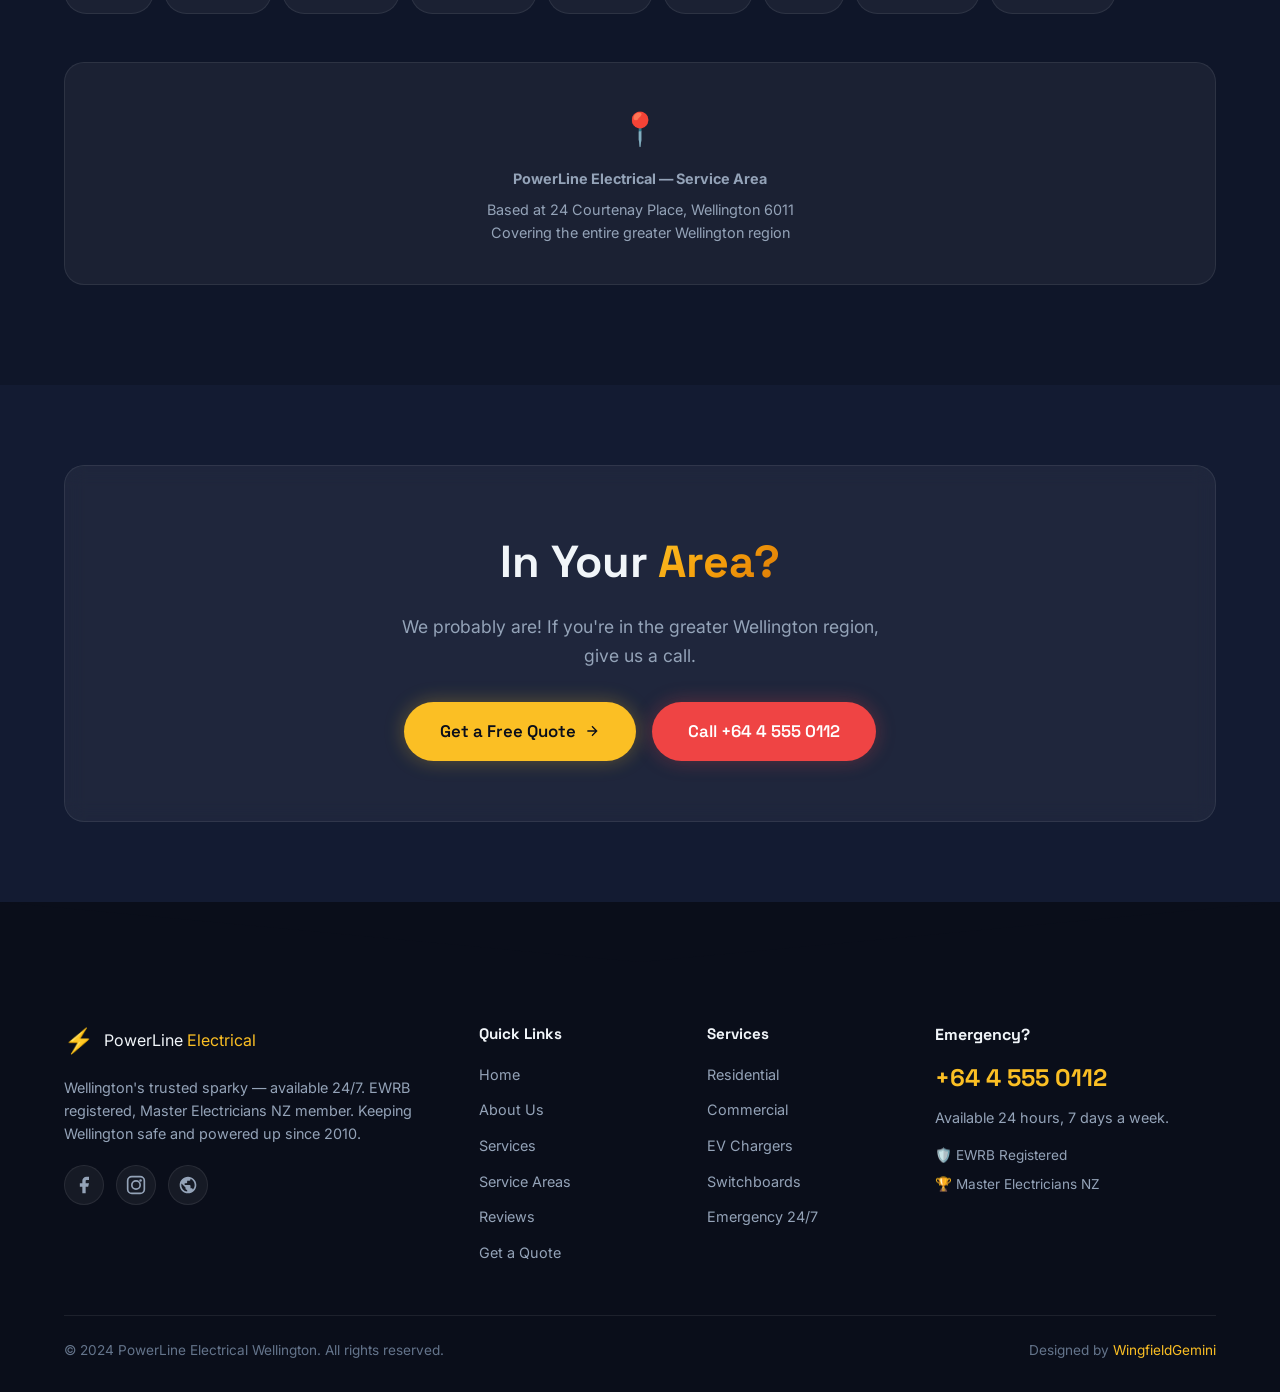
<file: areas.html>
<!DOCTYPE html>
<html lang="en-NZ">
<head>
    <meta charset="UTF-8">
    <meta name="viewport" content="width=device-width, initial-scale=1.0">
    <title>Service Areas — PowerLine Electrical Wellington</title>
    <meta name="description" content="PowerLine Electrical serves all of Wellington and the Hutt Valley — Wellington CBD, Thorndon, Karori, Miramar, Kilbirnie, Newtown, Island Bay, Johnsonville, Upper Hutt, Lower Hutt, Petone and more.">
    <link rel="preconnect" href="https://fonts.googleapis.com">
    <link rel="preconnect" href="https://fonts.gstatic.com" crossorigin>
    <link href="https://fonts.googleapis.com/css2?family=Inter:wght@300;400;500;600;700&family=Space+Grotesk:wght@400;500;600;700&display=swap" rel="stylesheet">
    <link rel="stylesheet" href="styles.css">
    <link rel="icon" href="data:image/svg+xml,<svg xmlns='http://www.w3.org/2000/svg' viewBox='0 0 100 100'><text y='.9em' font-size='90'>⚡</text></svg>">
</head>
<body>
    <div class="page-transition"></div>
    <div class="grain-overlay" aria-hidden="true"></div>
    <div class="cursor-dot" aria-hidden="true"></div>
    <div class="cursor-ring" aria-hidden="true"></div>

    <!-- ========== NAVIGATION ========== -->
    <nav class="nav" id="nav">
        <div class="nav__inner container">
            <a href="index.html" class="nav__logo">
                <span class="nav__logo-icon">⚡</span>
                <span class="nav__logo-text">PowerLine<span class="text-accent"> Electrical</span></span>
            </a>
            <ul class="nav__menu" id="navMenu">
                <li><a href="index.html" class="nav__link">Home</a></li>
                <li><a href="about.html" class="nav__link">About</a></li>
                <li><a href="services.html" class="nav__link">Services</a></li>
                <li><a href="areas.html" class="nav__link active">Areas</a></li>
                <li><a href="testimonials.html" class="nav__link">Reviews</a></li>
                <li><a href="contact.html" class="nav__link">Contact</a></li>
            </ul>
            <div class="nav__actions">
                <a href="tel:+6445550112" class="nav__phone-mobile" aria-label="Call us">
                    <svg width="20" height="20" viewBox="0 0 24 24" fill="none" stroke="currentColor" stroke-width="2"><path d="M22 16.92v3a2 2 0 01-2.18 2 19.79 19.79 0 01-8.63-3.07 19.5 19.5 0 01-6-6 19.79 19.79 0 01-3.07-8.67A2 2 0 014.11 2h3a2 2 0 012 1.72c.127.96.361 1.903.7 2.81a2 2 0 01-.45 2.11L8.09 9.91a16 16 0 006 6l1.27-1.27a2 2 0 012.11-.45c.907.339 1.85.573 2.81.7A2 2 0 0122 16.92z"/></svg>
                </a>
                <a href="tel:+6445550112" class="btn btn--emergency nav__emergency-btn">
                    <span class="btn__pulse"></span>
                    🚨 Emergency Callout
                </a>
            </div>
            <button class="nav__hamburger" id="navHamburger" aria-label="Toggle menu" aria-expanded="false">
                <span></span><span></span><span></span>
            </button>
        </div>
    </nav>

    <!-- ========== PAGE HEADER ========== -->
    <section class="page-header">
        <div class="page-header__overlay"></div>
        <div class="container page-header__content">
            <nav class="breadcrumb reveal-up" aria-label="Breadcrumb">
                <a href="index.html">Home</a>
                <span class="breadcrumb__sep">/</span>
                <span>Service Areas</span>
            </nav>
            <h1 class="page-header__title reveal-up" style="--delay:.1s">Service <span class="text-gradient">Areas</span></h1>
            <p class="page-header__subtitle reveal-up" style="--delay:.2s">We cover all of Wellington and the Hutt Valley — and beyond.</p>
        </div>
    </section>

    <!-- ========== EMERGENCY BANNER ========== -->
    <section class="emergency-banner">
        <div class="emergency-banner__inner container">
            <div class="emergency-banner__icon">⚡</div>
            <div class="emergency-banner__text">
                <strong>Electrical Emergency?</strong> We're available 24/7. Don't risk it — call now.
            </div>
            <a href="tel:+6445550112" class="btn btn--emergency-white">
                <svg width="18" height="18" viewBox="0 0 24 24" fill="none" stroke="currentColor" stroke-width="2"><path d="M22 16.92v3a2 2 0 01-2.18 2 19.79 19.79 0 01-8.63-3.07 19.5 19.5 0 01-6-6 19.79 19.79 0 01-3.07-8.67A2 2 0 014.11 2h3a2 2 0 012 1.72c.127.96.361 1.903.7 2.81a2 2 0 01-.45 2.11L8.09 9.91a16 16 0 006 6l1.27-1.27a2 2 0 012.11-.45c.907.339 1.85.573 2.81.7A2 2 0 0122 16.92z"/></svg>
                +64 4 555 0112
            </a>
        </div>
    </section>

    <!-- ========== AREAS ========== -->
    <section class="areas section">
        <div class="container">
            <div class="section__header">
                <span class="section__label reveal-up">Where We Work</span>
                <h2 class="section__title reveal-up">Wellington & <span class="text-gradient">Hutt Valley</span></h2>
                <p class="section__subtitle reveal-up">Based at 24 Courtenay Place, Wellington — we service the entire greater Wellington region.</p>
            </div>

            <!-- Wellington City -->
            <div class="areas__region reveal-up">
                <h3 class="areas__region-title">📍 Wellington City</h3>
                <div class="areas__grid">
                    <div class="area-tag">Wellington CBD</div>
                    <div class="area-tag">Thorndon</div>
                    <div class="area-tag">Karori</div>
                    <div class="area-tag">Kelburn</div>
                    <div class="area-tag">Aro Valley</div>
                    <div class="area-tag">Brooklyn</div>
                    <div class="area-tag">Newtown</div>
                    <div class="area-tag">Island Bay</div>
                    <div class="area-tag">Miramar</div>
                    <div class="area-tag">Kilbirnie</div>
                    <div class="area-tag">Lyall Bay</div>
                    <div class="area-tag">Hataitai</div>
                    <div class="area-tag">Mt Victoria</div>
                    <div class="area-tag">Oriental Bay</div>
                    <div class="area-tag">Te Aro</div>
                    <div class="area-tag">Wadestown</div>
                    <div class="area-tag">Northland</div>
                    <div class="area-tag">Wilton</div>
                    <div class="area-tag">Crofton Downs</div>
                    <div class="area-tag">Ngaio</div>
                    <div class="area-tag">Khandallah</div>
                    <div class="area-tag">Johnsonville</div>
                    <div class="area-tag">Churton Park</div>
                    <div class="area-tag">Tawa</div>
                    <div class="area-tag">Grenada Village</div>
                    <div class="area-tag">Newlands</div>
                    <div class="area-tag">Berhampore</div>
                    <div class="area-tag">Owhiro Bay</div>
                    <div class="area-tag">Seatoun</div>
                    <div class="area-tag">Strathmore Park</div>
                    <div class="area-tag">Roseneath</div>
                    <div class="area-tag">Vogeltown</div>
                </div>
            </div>

            <!-- Lower Hutt -->
            <div class="areas__region reveal-up">
                <h3 class="areas__region-title">📍 Lower Hutt</h3>
                <div class="areas__grid">
                    <div class="area-tag">Petone</div>
                    <div class="area-tag">Hutt Central</div>
                    <div class="area-tag">Eastbourne</div>
                    <div class="area-tag">Wainuiomata</div>
                    <div class="area-tag">Stokes Valley</div>
                    <div class="area-tag">Naenae</div>
                    <div class="area-tag">Taita</div>
                    <div class="area-tag">Avalon</div>
                    <div class="area-tag">Waterloo</div>
                    <div class="area-tag">Epuni</div>
                    <div class="area-tag">Melling</div>
                    <div class="area-tag">Alicetown</div>
                    <div class="area-tag">Moera</div>
                    <div class="area-tag">Seaview</div>
                    <div class="area-tag">Gracefield</div>
                </div>
            </div>

            <!-- Upper Hutt -->
            <div class="areas__region reveal-up">
                <h3 class="areas__region-title">📍 Upper Hutt</h3>
                <div class="areas__grid">
                    <div class="area-tag">Upper Hutt Central</div>
                    <div class="area-tag">Silverstream</div>
                    <div class="area-tag">Heretaunga</div>
                    <div class="area-tag">Totara Park</div>
                    <div class="area-tag">Trentham</div>
                    <div class="area-tag">Wallaceville</div>
                    <div class="area-tag">Pinehaven</div>
                    <div class="area-tag">Birchville</div>
                    <div class="area-tag">Te Marua</div>
                    <div class="area-tag">Maoribank</div>
                </div>
            </div>

            <!-- Porirua -->
            <div class="areas__region reveal-up">
                <h3 class="areas__region-title">📍 Porirua & Kāpiti</h3>
                <div class="areas__grid">
                    <div class="area-tag">Porirua</div>
                    <div class="area-tag">Titahi Bay</div>
                    <div class="area-tag">Plimmerton</div>
                    <div class="area-tag">Pukerua Bay</div>
                    <div class="area-tag">Paremata</div>
                    <div class="area-tag">Whitby</div>
                    <div class="area-tag">Aotea</div>
                    <div class="area-tag">Papakowhai</div>
                    <div class="area-tag">Pāuatahanui</div>
                </div>
            </div>

            <!-- Map placeholder -->
            <div class="areas__map reveal-up">
                <div class="contact-map__placeholder">
                    <div class="contact-map__icon">📍</div>
                    <p><strong>PowerLine Electrical — Service Area</strong></p>
                    <p>Based at 24 Courtenay Place, Wellington 6011<br>Covering the entire greater Wellington region</p>
                </div>
            </div>
        </div>
    </section>

    <!-- ========== CTA BANNER ========== -->
    <section class="cta-banner section">
        <div class="container">
            <div class="cta-banner__inner reveal-up">
                <h2 class="cta-banner__title">In Your <span class="text-gradient">Area?</span></h2>
                <p class="cta-banner__text">We probably are! If you're in the greater Wellington region, give us a call.</p>
                <div class="cta-banner__buttons">
                    <a href="contact.html" class="btn btn--primary btn--lg">
                        Get a Free Quote
                        <svg width="16" height="16" viewBox="0 0 24 24" fill="none" stroke="currentColor" stroke-width="2"><path d="M5 12h14M12 5l7 7-7 7"/></svg>
                    </a>
                    <a href="tel:+6445550112" class="btn btn--emergency btn--lg">
                        <span class="btn__pulse"></span>
                        Call +64 4 555 0112
                    </a>
                </div>
            </div>
        </div>
    </section>

    <!-- ========== FOOTER ========== -->
    <footer class="footer">
        <div class="divider divider--down" aria-hidden="true">
            <svg viewBox="0 0 1440 60" preserveAspectRatio="none"><path d="M0,0 L720,60 L1440,0 L1440,60 L0,60Z" fill="var(--bg-dark)"/></svg>
        </div>
        <div class="footer__inner container">
            <div class="footer__grid">
                <div class="footer__brand">
                    <div class="footer__logo">
                        <span class="nav__logo-icon">⚡</span>
                        <span class="nav__logo-text">PowerLine<span class="text-accent"> Electrical</span></span>
                    </div>
                    <p>Wellington's trusted sparky — available 24/7. EWRB registered, Master Electricians NZ member. Keeping Wellington safe and powered up since 2010.</p>
                    <div class="footer__social">
                        <a href="#" aria-label="Facebook" class="footer__social-link"><svg width="20" height="20" viewBox="0 0 24 24" fill="currentColor"><path d="M18 2h-3a5 5 0 00-5 5v3H7v4h3v8h4v-8h3l1-4h-4V7a1 1 0 011-1h3z"/></svg></a>
                        <a href="#" aria-label="Instagram" class="footer__social-link"><svg width="20" height="20" viewBox="0 0 24 24" fill="none" stroke="currentColor" stroke-width="2"><rect x="2" y="2" width="20" height="20" rx="5"/><circle cx="12" cy="12" r="5"/><circle cx="17.5" cy="6.5" r="1.5" fill="currentColor" stroke="none"/></svg></a>
                        <a href="#" aria-label="Google Business" class="footer__social-link"><svg width="20" height="20" viewBox="0 0 24 24" fill="currentColor"><path d="M12 2C6.48 2 2 6.48 2 12s4.48 10 10 10 10-4.48 10-10S17.52 2 12 2zm-1 17.93c-3.95-.49-7-3.85-7-7.93 0-.62.08-1.21.21-1.79L9 15v1c0 1.1.9 2 2 2v1.93zm6.9-2.54c-.26-.81-1-1.39-1.9-1.39h-1v-3c0-.55-.45-1-1-1H8v-2h2c.55 0 1-.45 1-1V7h2c1.1 0 2-.9 2-2v-.41c2.93 1.19 5 4.06 5 7.41 0 2.08-.8 3.97-2.1 5.39z"/></svg></a>
                    </div>
                </div>
                <div class="footer__links">
                    <h4>Quick Links</h4>
                    <ul>
                        <li><a href="index.html">Home</a></li>
                        <li><a href="about.html">About Us</a></li>
                        <li><a href="services.html">Services</a></li>
                        <li><a href="areas.html">Service Areas</a></li>
                        <li><a href="testimonials.html">Reviews</a></li>
                        <li><a href="contact.html">Get a Quote</a></li>
                    </ul>
                </div>
                <div class="footer__links">
                    <h4>Services</h4>
                    <ul>
                        <li><a href="services.html">Residential</a></li>
                        <li><a href="services.html">Commercial</a></li>
                        <li><a href="services.html">EV Chargers</a></li>
                        <li><a href="services.html">Switchboards</a></li>
                        <li><a href="services.html">Emergency 24/7</a></li>
                    </ul>
                </div>
                <div class="footer__emergency">
                    <h4>Emergency?</h4>
                    <a href="tel:+6445550112" class="footer__emergency-phone">+64 4 555 0112</a>
                    <p>Available 24 hours, 7 days a week.</p>
                    <div class="footer__badges">
                        <span class="footer__badge">🛡️ EWRB Registered</span>
                        <span class="footer__badge">🏆 Master Electricians NZ</span>
                    </div>
                </div>
            </div>
            <div class="footer__bottom">
                <p>&copy; 2024 PowerLine Electrical Wellington. All rights reserved.</p>
                <p>Designed by <a href="https://wingfieldgemini.github.io" target="_blank" rel="noopener">WingfieldGemini</a></p>
            </div>
        </div>
    </footer>

    <script src="script.js"></script>
</body>
</html>
</file>
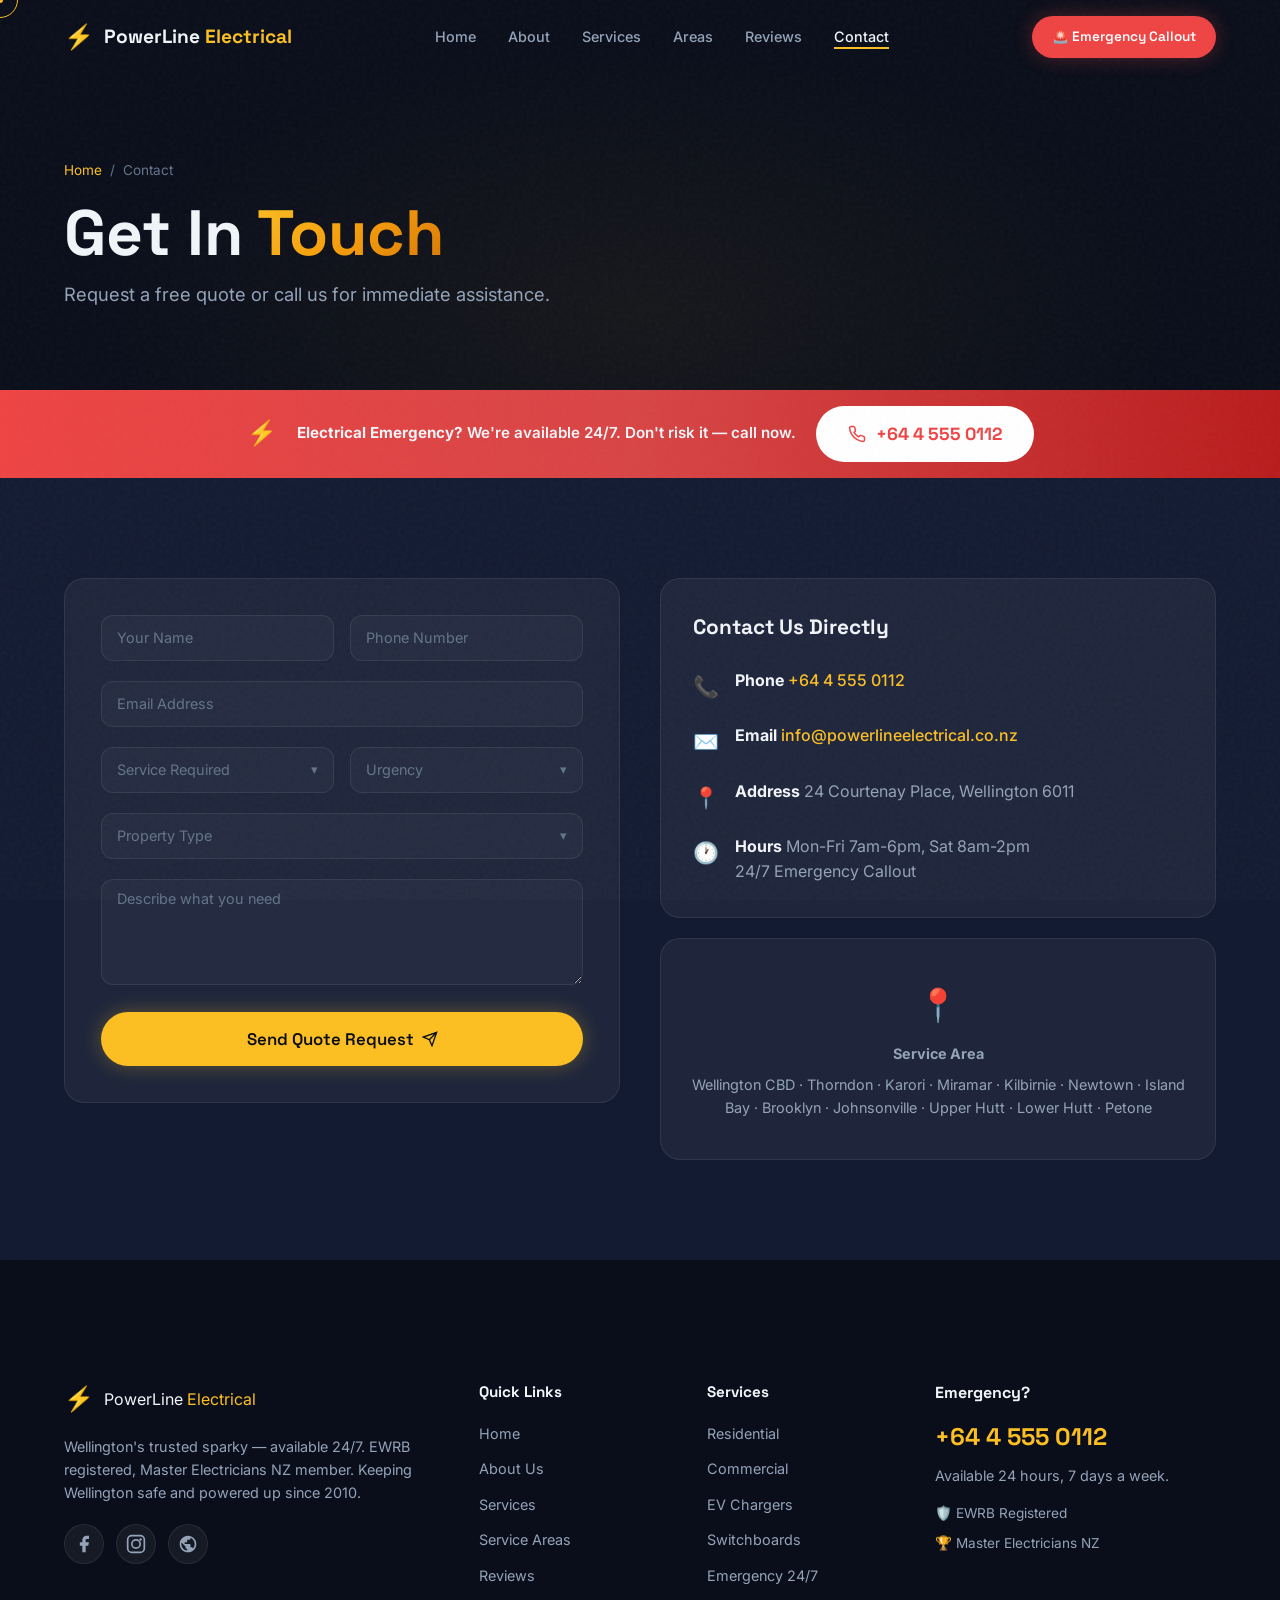
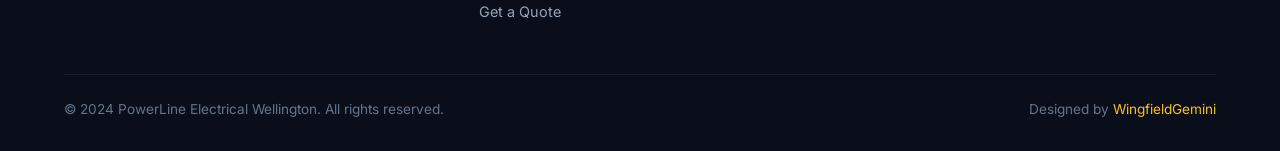
<file: contact.html>
<!DOCTYPE html>
<html lang="en-NZ">
<head>
    <meta charset="UTF-8">
    <meta name="viewport" content="width=device-width, initial-scale=1.0">
    <title>Contact Us — PowerLine Electrical Wellington</title>
    <meta name="description" content="Get a free quote from PowerLine Electrical Wellington. Call +64 4 555 0112, email info@powerlineelectrical.co.nz, or fill out our online form.">
    <link rel="preconnect" href="https://fonts.googleapis.com">
    <link rel="preconnect" href="https://fonts.gstatic.com" crossorigin>
    <link href="https://fonts.googleapis.com/css2?family=Inter:wght@300;400;500;600;700&family=Space+Grotesk:wght@400;500;600;700&display=swap" rel="stylesheet">
    <link rel="stylesheet" href="styles.css">
    <link rel="icon" href="data:image/svg+xml,<svg xmlns='http://www.w3.org/2000/svg' viewBox='0 0 100 100'><text y='.9em' font-size='90'>⚡</text></svg>">
</head>
<body>
    <div class="page-transition"></div>
    <div class="grain-overlay" aria-hidden="true"></div>
    <div class="cursor-dot" aria-hidden="true"></div>
    <div class="cursor-ring" aria-hidden="true"></div>

    <!-- ========== NAVIGATION ========== -->
    <nav class="nav" id="nav">
        <div class="nav__inner container">
            <a href="index.html" class="nav__logo">
                <span class="nav__logo-icon">⚡</span>
                <span class="nav__logo-text">PowerLine<span class="text-accent"> Electrical</span></span>
            </a>
            <ul class="nav__menu" id="navMenu">
                <li><a href="index.html" class="nav__link">Home</a></li>
                <li><a href="about.html" class="nav__link">About</a></li>
                <li><a href="services.html" class="nav__link">Services</a></li>
                <li><a href="areas.html" class="nav__link">Areas</a></li>
                <li><a href="testimonials.html" class="nav__link">Reviews</a></li>
                <li><a href="contact.html" class="nav__link active">Contact</a></li>
            </ul>
            <div class="nav__actions">
                <a href="tel:+6445550112" class="nav__phone-mobile" aria-label="Call us">
                    <svg width="20" height="20" viewBox="0 0 24 24" fill="none" stroke="currentColor" stroke-width="2"><path d="M22 16.92v3a2 2 0 01-2.18 2 19.79 19.79 0 01-8.63-3.07 19.5 19.5 0 01-6-6 19.79 19.79 0 01-3.07-8.67A2 2 0 014.11 2h3a2 2 0 012 1.72c.127.96.361 1.903.7 2.81a2 2 0 01-.45 2.11L8.09 9.91a16 16 0 006 6l1.27-1.27a2 2 0 012.11-.45c.907.339 1.85.573 2.81.7A2 2 0 0122 16.92z"/></svg>
                </a>
                <a href="tel:+6445550112" class="btn btn--emergency nav__emergency-btn">
                    <span class="btn__pulse"></span>
                    🚨 Emergency Callout
                </a>
            </div>
            <button class="nav__hamburger" id="navHamburger" aria-label="Toggle menu" aria-expanded="false">
                <span></span><span></span><span></span>
            </button>
        </div>
    </nav>

    <!-- ========== PAGE HEADER ========== -->
    <section class="page-header">
        <div class="page-header__overlay"></div>
        <div class="container page-header__content">
            <nav class="breadcrumb reveal-up" aria-label="Breadcrumb">
                <a href="index.html">Home</a>
                <span class="breadcrumb__sep">/</span>
                <span>Contact</span>
            </nav>
            <h1 class="page-header__title reveal-up" style="--delay:.1s">Get In <span class="text-gradient">Touch</span></h1>
            <p class="page-header__subtitle reveal-up" style="--delay:.2s">Request a free quote or call us for immediate assistance.</p>
        </div>
    </section>

    <!-- ========== EMERGENCY BANNER ========== -->
    <section class="emergency-banner">
        <div class="emergency-banner__inner container">
            <div class="emergency-banner__icon">⚡</div>
            <div class="emergency-banner__text">
                <strong>Electrical Emergency?</strong> We're available 24/7. Don't risk it — call now.
            </div>
            <a href="tel:+6445550112" class="btn btn--emergency-white">
                <svg width="18" height="18" viewBox="0 0 24 24" fill="none" stroke="currentColor" stroke-width="2"><path d="M22 16.92v3a2 2 0 01-2.18 2 19.79 19.79 0 01-8.63-3.07 19.5 19.5 0 01-6-6 19.79 19.79 0 01-3.07-8.67A2 2 0 014.11 2h3a2 2 0 012 1.72c.127.96.361 1.903.7 2.81a2 2 0 01-.45 2.11L8.09 9.91a16 16 0 006 6l1.27-1.27a2 2 0 012.11-.45c.907.339 1.85.573 2.81.7A2 2 0 0122 16.92z"/></svg>
                +64 4 555 0112
            </a>
        </div>
    </section>

    <!-- ========== CONTACT ========== -->
    <section class="contact section">
        <div class="container">
            <div class="contact__grid">
                <form class="contact-form reveal-up" id="contactForm">
                    <div class="form-group">
                        <div class="form-field">
                            <input type="text" id="formName" required>
                            <label for="formName">Your Name</label>
                        </div>
                        <div class="form-field">
                            <input type="tel" id="formPhone" required>
                            <label for="formPhone">Phone Number</label>
                        </div>
                    </div>
                    <div class="form-field">
                        <input type="email" id="formEmail" required>
                        <label for="formEmail">Email Address</label>
                    </div>
                    <div class="form-group">
                        <div class="form-field form-field--select">
                            <select id="formService" required>
                                <option value="" disabled selected></option>
                                <option>Residential Electrical</option>
                                <option>Commercial Electrical</option>
                                <option>New Build / Renovation</option>
                                <option>Switchboard Upgrade</option>
                                <option>LED Lighting</option>
                                <option>Safety Inspection</option>
                                <option>EV Charger Installation</option>
                                <option>Hot Water Cylinder</option>
                                <option>Smoke Alarms</option>
                                <option>Emergency Callout</option>
                                <option>Other</option>
                            </select>
                            <label for="formService">Service Required</label>
                        </div>
                        <div class="form-field form-field--select">
                            <select id="formUrgency" required>
                                <option value="" disabled selected></option>
                                <option>Routine — No rush</option>
                                <option>Urgent — Within a few days</option>
                                <option>Emergency — ASAP</option>
                            </select>
                            <label for="formUrgency">Urgency</label>
                        </div>
                    </div>
                    <div class="form-field form-field--select">
                        <select id="formProperty" required>
                            <option value="" disabled selected></option>
                            <option>Residential</option>
                            <option>Commercial</option>
                            <option>Industrial</option>
                            <option>Rental Property</option>
                        </select>
                        <label for="formProperty">Property Type</label>
                    </div>
                    <div class="form-field">
                        <textarea id="formMessage" rows="4" required></textarea>
                        <label for="formMessage">Describe what you need</label>
                    </div>
                    <button type="submit" class="btn btn--primary btn--lg btn--full">
                        Send Quote Request
                        <svg width="16" height="16" viewBox="0 0 24 24" fill="none" stroke="currentColor" stroke-width="2"><path d="M22 2L11 13M22 2l-7 20-4-9-9-4 20-7z"/></svg>
                    </button>
                </form>
                <div class="contact__info reveal-up">
                    <div class="contact-info-card">
                        <h3>Contact Us Directly</h3>
                        <div class="contact-info__item">
                            <div class="contact-info__icon">📞</div>
                            <div>
                                <strong>Phone</strong>
                                <a href="tel:+6445550112">+64 4 555 0112</a>
                            </div>
                        </div>
                        <div class="contact-info__item">
                            <div class="contact-info__icon">✉️</div>
                            <div>
                                <strong>Email</strong>
                                <a href="mailto:info@powerlineelectrical.co.nz">info@powerlineelectrical.co.nz</a>
                            </div>
                        </div>
                        <div class="contact-info__item">
                            <div class="contact-info__icon">📍</div>
                            <div>
                                <strong>Address</strong>
                                <span>24 Courtenay Place, Wellington 6011</span>
                            </div>
                        </div>
                        <div class="contact-info__item">
                            <div class="contact-info__icon">🕐</div>
                            <div>
                                <strong>Hours</strong>
                                <span>Mon-Fri 7am-6pm, Sat 8am-2pm</span><br>
                                <span class="text-accent">24/7 Emergency Callout</span>
                            </div>
                        </div>
                    </div>
                    <div class="contact-map">
                        <div class="contact-map__placeholder">
                            <div class="contact-map__icon">📍</div>
                            <p><strong>Service Area</strong></p>
                            <p>Wellington CBD · Thorndon · Karori · Miramar · Kilbirnie · Newtown · Island Bay · Brooklyn · Johnsonville · Upper Hutt · Lower Hutt · Petone</p>
                        </div>
                    </div>
                </div>
            </div>
        </div>
    </section>

    <!-- ========== FOOTER ========== -->
    <footer class="footer">
        <div class="divider divider--down" aria-hidden="true">
            <svg viewBox="0 0 1440 60" preserveAspectRatio="none"><path d="M0,0 L720,60 L1440,0 L1440,60 L0,60Z" fill="var(--bg-dark)"/></svg>
        </div>
        <div class="footer__inner container">
            <div class="footer__grid">
                <div class="footer__brand">
                    <div class="footer__logo">
                        <span class="nav__logo-icon">⚡</span>
                        <span class="nav__logo-text">PowerLine<span class="text-accent"> Electrical</span></span>
                    </div>
                    <p>Wellington's trusted sparky — available 24/7. EWRB registered, Master Electricians NZ member. Keeping Wellington safe and powered up since 2010.</p>
                    <div class="footer__social">
                        <a href="#" aria-label="Facebook" class="footer__social-link"><svg width="20" height="20" viewBox="0 0 24 24" fill="currentColor"><path d="M18 2h-3a5 5 0 00-5 5v3H7v4h3v8h4v-8h3l1-4h-4V7a1 1 0 011-1h3z"/></svg></a>
                        <a href="#" aria-label="Instagram" class="footer__social-link"><svg width="20" height="20" viewBox="0 0 24 24" fill="none" stroke="currentColor" stroke-width="2"><rect x="2" y="2" width="20" height="20" rx="5"/><circle cx="12" cy="12" r="5"/><circle cx="17.5" cy="6.5" r="1.5" fill="currentColor" stroke="none"/></svg></a>
                        <a href="#" aria-label="Google Business" class="footer__social-link"><svg width="20" height="20" viewBox="0 0 24 24" fill="currentColor"><path d="M12 2C6.48 2 2 6.48 2 12s4.48 10 10 10 10-4.48 10-10S17.52 2 12 2zm-1 17.93c-3.95-.49-7-3.85-7-7.93 0-.62.08-1.21.21-1.79L9 15v1c0 1.1.9 2 2 2v1.93zm6.9-2.54c-.26-.81-1-1.39-1.9-1.39h-1v-3c0-.55-.45-1-1-1H8v-2h2c.55 0 1-.45 1-1V7h2c1.1 0 2-.9 2-2v-.41c2.93 1.19 5 4.06 5 7.41 0 2.08-.8 3.97-2.1 5.39z"/></svg></a>
                    </div>
                </div>
                <div class="footer__links">
                    <h4>Quick Links</h4>
                    <ul>
                        <li><a href="index.html">Home</a></li>
                        <li><a href="about.html">About Us</a></li>
                        <li><a href="services.html">Services</a></li>
                        <li><a href="areas.html">Service Areas</a></li>
                        <li><a href="testimonials.html">Reviews</a></li>
                        <li><a href="contact.html">Get a Quote</a></li>
                    </ul>
                </div>
                <div class="footer__links">
                    <h4>Services</h4>
                    <ul>
                        <li><a href="services.html">Residential</a></li>
                        <li><a href="services.html">Commercial</a></li>
                        <li><a href="services.html">EV Chargers</a></li>
                        <li><a href="services.html">Switchboards</a></li>
                        <li><a href="services.html">Emergency 24/7</a></li>
                    </ul>
                </div>
                <div class="footer__emergency">
                    <h4>Emergency?</h4>
                    <a href="tel:+6445550112" class="footer__emergency-phone">+64 4 555 0112</a>
                    <p>Available 24 hours, 7 days a week.</p>
                    <div class="footer__badges">
                        <span class="footer__badge">🛡️ EWRB Registered</span>
                        <span class="footer__badge">🏆 Master Electricians NZ</span>
                    </div>
                </div>
            </div>
            <div class="footer__bottom">
                <p>&copy; 2024 PowerLine Electrical Wellington. All rights reserved.</p>
                <p>Designed by <a href="https://wingfieldgemini.github.io" target="_blank" rel="noopener">WingfieldGemini</a></p>
            </div>
        </div>
    </footer>

    <script src="script.js"></script>
</body>
</html>
</file>
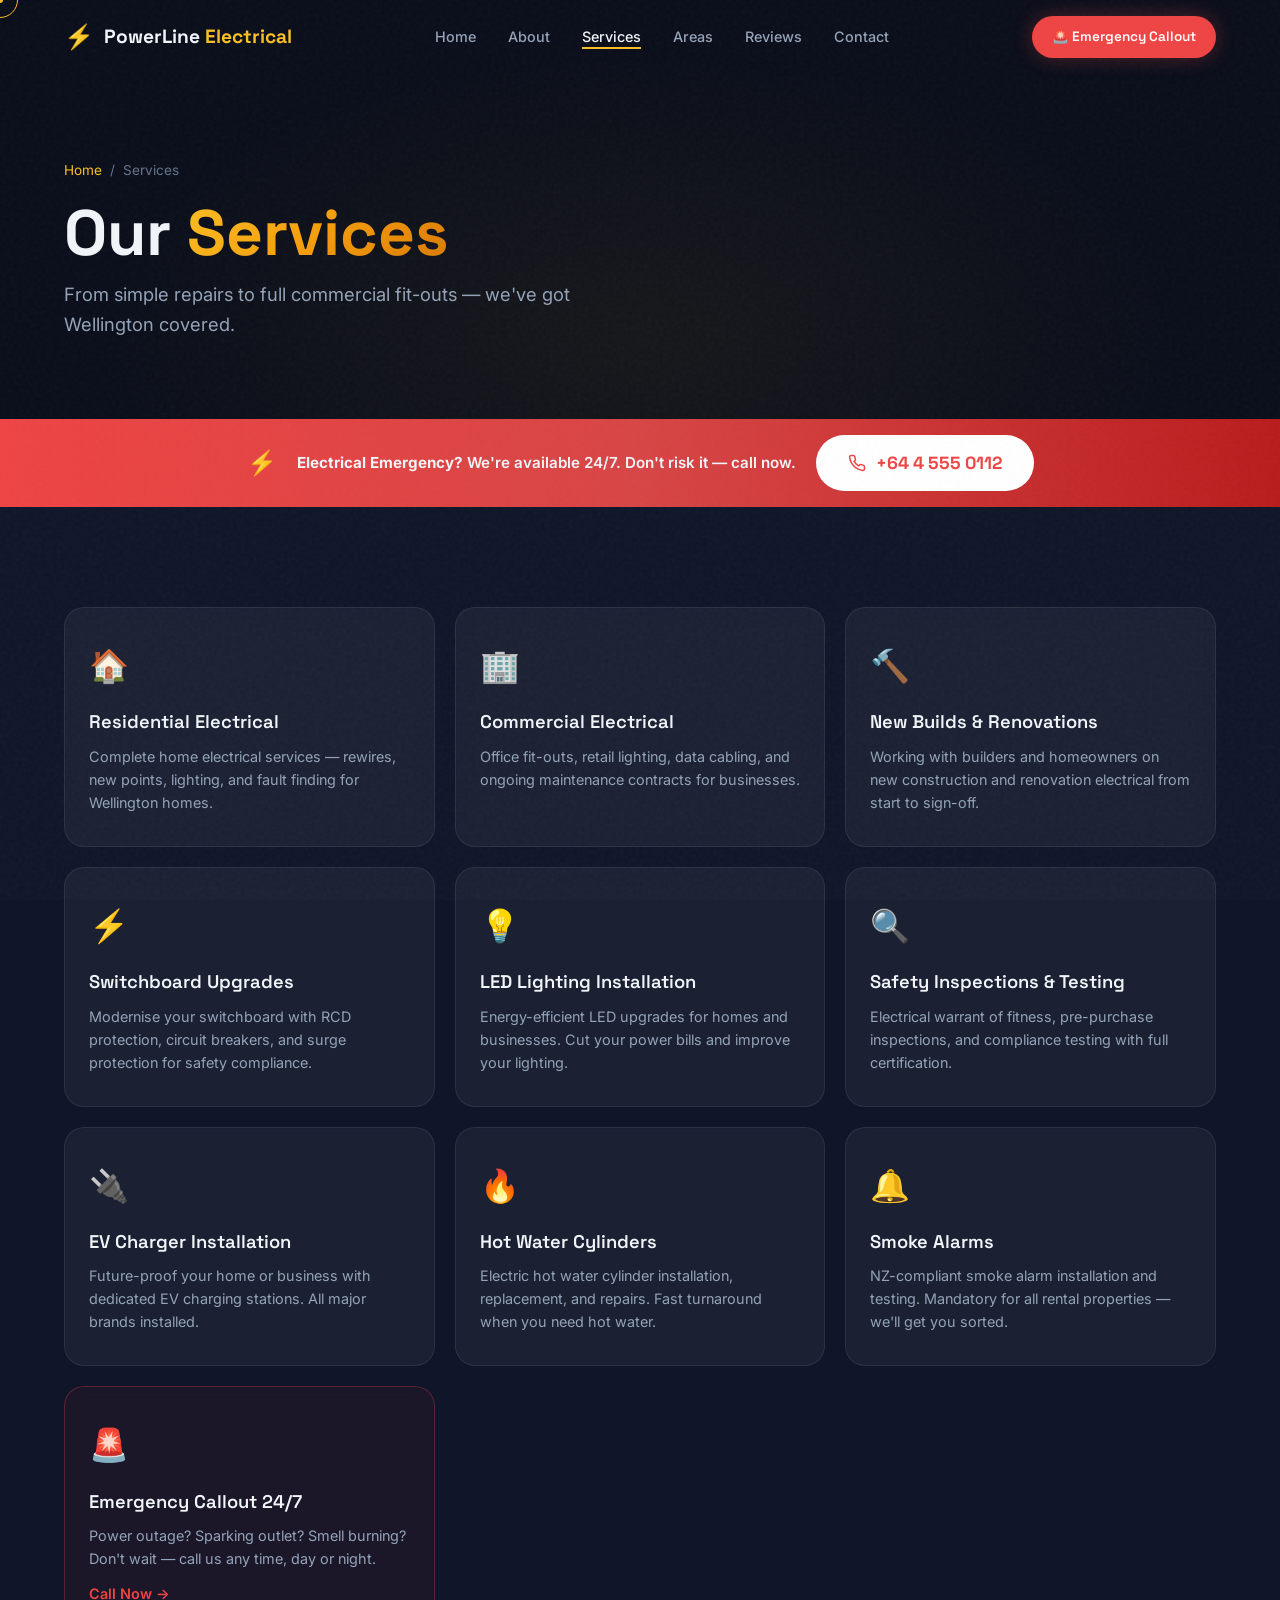
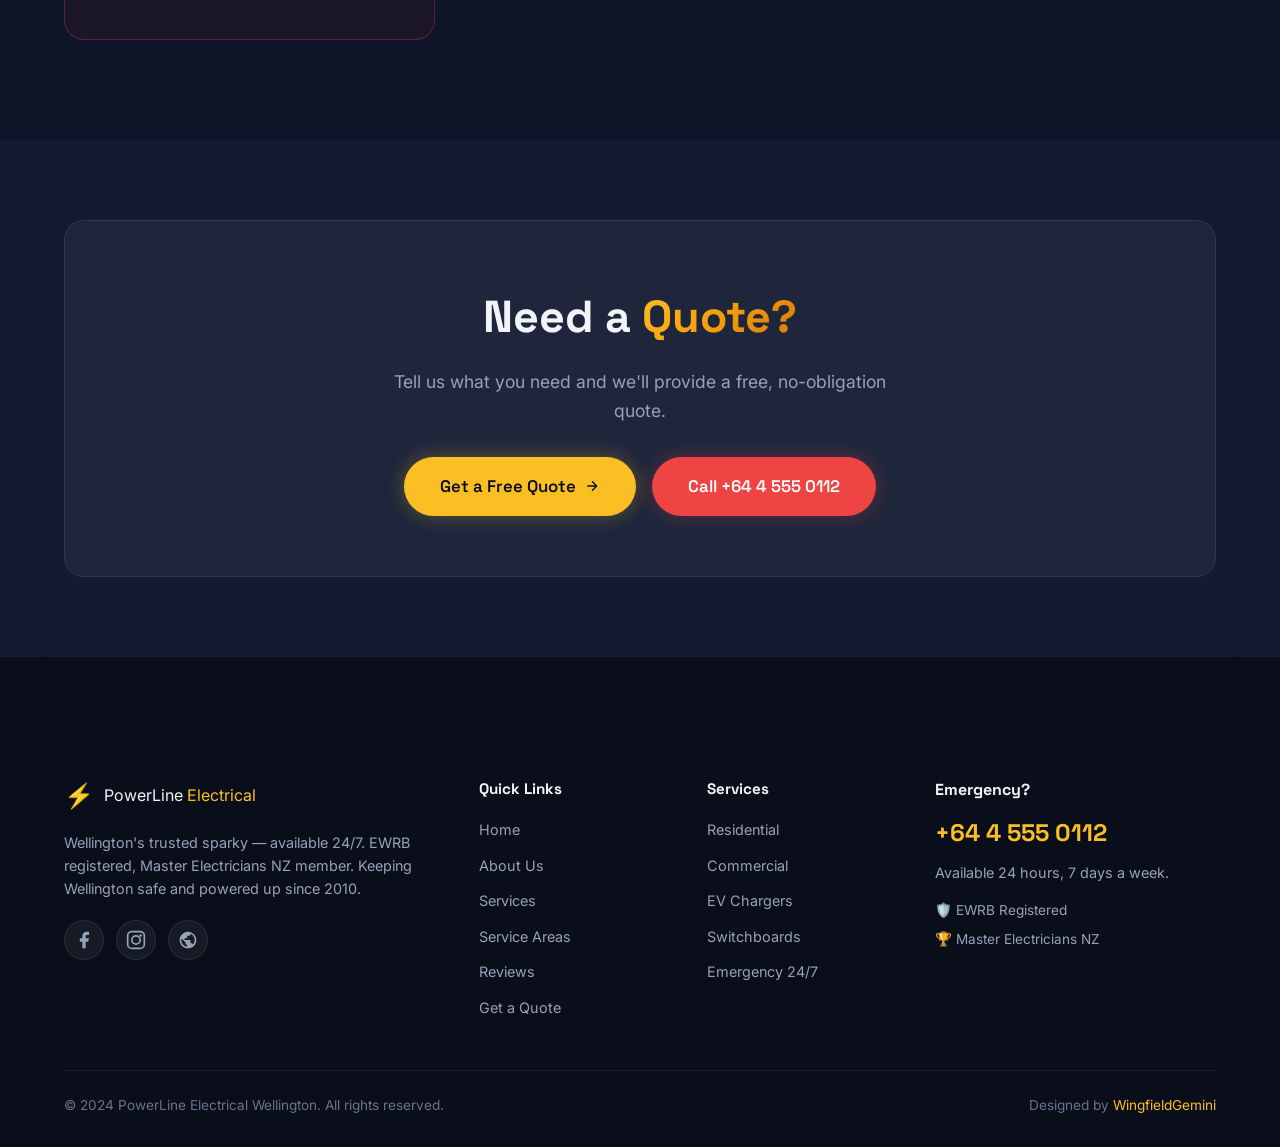
<file: services.html>
<!DOCTYPE html>
<html lang="en-NZ">
<head>
    <meta charset="UTF-8">
    <meta name="viewport" content="width=device-width, initial-scale=1.0">
    <title>Services — PowerLine Electrical Wellington</title>
    <meta name="description" content="Full range of electrical services from PowerLine Electrical Wellington — residential, commercial, EV chargers, switchboard upgrades, LED lighting, safety inspections, and 24/7 emergency callout.">
    <link rel="preconnect" href="https://fonts.googleapis.com">
    <link rel="preconnect" href="https://fonts.gstatic.com" crossorigin>
    <link href="https://fonts.googleapis.com/css2?family=Inter:wght@300;400;500;600;700&family=Space+Grotesk:wght@400;500;600;700&display=swap" rel="stylesheet">
    <link rel="stylesheet" href="styles.css">
    <link rel="icon" href="data:image/svg+xml,<svg xmlns='http://www.w3.org/2000/svg' viewBox='0 0 100 100'><text y='.9em' font-size='90'>⚡</text></svg>">
</head>
<body>
    <div class="page-transition"></div>
    <div class="grain-overlay" aria-hidden="true"></div>
    <div class="cursor-dot" aria-hidden="true"></div>
    <div class="cursor-ring" aria-hidden="true"></div>

    <!-- ========== NAVIGATION ========== -->
    <nav class="nav" id="nav">
        <div class="nav__inner container">
            <a href="index.html" class="nav__logo">
                <span class="nav__logo-icon">⚡</span>
                <span class="nav__logo-text">PowerLine<span class="text-accent"> Electrical</span></span>
            </a>
            <ul class="nav__menu" id="navMenu">
                <li><a href="index.html" class="nav__link">Home</a></li>
                <li><a href="about.html" class="nav__link">About</a></li>
                <li><a href="services.html" class="nav__link active">Services</a></li>
                <li><a href="areas.html" class="nav__link">Areas</a></li>
                <li><a href="testimonials.html" class="nav__link">Reviews</a></li>
                <li><a href="contact.html" class="nav__link">Contact</a></li>
            </ul>
            <div class="nav__actions">
                <a href="tel:+6445550112" class="nav__phone-mobile" aria-label="Call us">
                    <svg width="20" height="20" viewBox="0 0 24 24" fill="none" stroke="currentColor" stroke-width="2"><path d="M22 16.92v3a2 2 0 01-2.18 2 19.79 19.79 0 01-8.63-3.07 19.5 19.5 0 01-6-6 19.79 19.79 0 01-3.07-8.67A2 2 0 014.11 2h3a2 2 0 012 1.72c.127.96.361 1.903.7 2.81a2 2 0 01-.45 2.11L8.09 9.91a16 16 0 006 6l1.27-1.27a2 2 0 012.11-.45c.907.339 1.85.573 2.81.7A2 2 0 0122 16.92z"/></svg>
                </a>
                <a href="tel:+6445550112" class="btn btn--emergency nav__emergency-btn">
                    <span class="btn__pulse"></span>
                    🚨 Emergency Callout
                </a>
            </div>
            <button class="nav__hamburger" id="navHamburger" aria-label="Toggle menu" aria-expanded="false">
                <span></span><span></span><span></span>
            </button>
        </div>
    </nav>

    <!-- ========== PAGE HEADER ========== -->
    <section class="page-header">
        <div class="page-header__overlay"></div>
        <div class="container page-header__content">
            <nav class="breadcrumb reveal-up" aria-label="Breadcrumb">
                <a href="index.html">Home</a>
                <span class="breadcrumb__sep">/</span>
                <span>Services</span>
            </nav>
            <h1 class="page-header__title reveal-up" style="--delay:.1s">Our <span class="text-gradient">Services</span></h1>
            <p class="page-header__subtitle reveal-up" style="--delay:.2s">From simple repairs to full commercial fit-outs — we've got Wellington covered.</p>
        </div>
    </section>

    <!-- ========== EMERGENCY BANNER ========== -->
    <section class="emergency-banner">
        <div class="emergency-banner__inner container">
            <div class="emergency-banner__icon">⚡</div>
            <div class="emergency-banner__text">
                <strong>Electrical Emergency?</strong> We're available 24/7. Don't risk it — call now.
            </div>
            <a href="tel:+6445550112" class="btn btn--emergency-white">
                <svg width="18" height="18" viewBox="0 0 24 24" fill="none" stroke="currentColor" stroke-width="2"><path d="M22 16.92v3a2 2 0 01-2.18 2 19.79 19.79 0 01-8.63-3.07 19.5 19.5 0 01-6-6 19.79 19.79 0 01-3.07-8.67A2 2 0 014.11 2h3a2 2 0 012 1.72c.127.96.361 1.903.7 2.81a2 2 0 01-.45 2.11L8.09 9.91a16 16 0 006 6l1.27-1.27a2 2 0 012.11-.45c.907.339 1.85.573 2.81.7A2 2 0 0122 16.92z"/></svg>
                +64 4 555 0112
            </a>
        </div>
    </section>

    <!-- ========== ALL SERVICES ========== -->
    <section class="services section">
        <div class="container">
            <div class="services__grid">
                <div class="service-card reveal-up" style="--delay:.05s">
                    <div class="service-card__icon">🏠</div>
                    <h3 class="service-card__title">Residential Electrical</h3>
                    <p class="service-card__desc">Complete home electrical services — rewires, new points, lighting, and fault finding for Wellington homes.</p>
                </div>
                <div class="service-card reveal-up" style="--delay:.1s">
                    <div class="service-card__icon">🏢</div>
                    <h3 class="service-card__title">Commercial Electrical</h3>
                    <p class="service-card__desc">Office fit-outs, retail lighting, data cabling, and ongoing maintenance contracts for businesses.</p>
                </div>
                <div class="service-card reveal-up" style="--delay:.15s">
                    <div class="service-card__icon">🔨</div>
                    <h3 class="service-card__title">New Builds & Renovations</h3>
                    <p class="service-card__desc">Working with builders and homeowners on new construction and renovation electrical from start to sign-off.</p>
                </div>
                <div class="service-card reveal-up" style="--delay:.2s">
                    <div class="service-card__icon">⚡</div>
                    <h3 class="service-card__title">Switchboard Upgrades</h3>
                    <p class="service-card__desc">Modernise your switchboard with RCD protection, circuit breakers, and surge protection for safety compliance.</p>
                </div>
                <div class="service-card reveal-up" style="--delay:.25s">
                    <div class="service-card__icon">💡</div>
                    <h3 class="service-card__title">LED Lighting Installation</h3>
                    <p class="service-card__desc">Energy-efficient LED upgrades for homes and businesses. Cut your power bills and improve your lighting.</p>
                </div>
                <div class="service-card reveal-up" style="--delay:.3s">
                    <div class="service-card__icon">🔍</div>
                    <h3 class="service-card__title">Safety Inspections & Testing</h3>
                    <p class="service-card__desc">Electrical warrant of fitness, pre-purchase inspections, and compliance testing with full certification.</p>
                </div>
                <div class="service-card reveal-up" style="--delay:.35s">
                    <div class="service-card__icon">🔌</div>
                    <h3 class="service-card__title">EV Charger Installation</h3>
                    <p class="service-card__desc">Future-proof your home or business with dedicated EV charging stations. All major brands installed.</p>
                </div>
                <div class="service-card reveal-up" style="--delay:.4s">
                    <div class="service-card__icon">🔥</div>
                    <h3 class="service-card__title">Hot Water Cylinders</h3>
                    <p class="service-card__desc">Electric hot water cylinder installation, replacement, and repairs. Fast turnaround when you need hot water.</p>
                </div>
                <div class="service-card reveal-up" style="--delay:.45s">
                    <div class="service-card__icon">🔔</div>
                    <h3 class="service-card__title">Smoke Alarms</h3>
                    <p class="service-card__desc">NZ-compliant smoke alarm installation and testing. Mandatory for all rental properties — we'll get you sorted.</p>
                </div>
                <div class="service-card service-card--emergency reveal-up" style="--delay:.5s">
                    <div class="service-card__icon">🚨</div>
                    <h3 class="service-card__title">Emergency Callout 24/7</h3>
                    <p class="service-card__desc">Power outage? Sparking outlet? Smell burning? Don't wait — call us any time, day or night.</p>
                    <a href="tel:+6445550112" class="service-card__cta">Call Now →</a>
                </div>
            </div>
        </div>
    </section>

    <!-- ========== CTA BANNER ========== -->
    <section class="cta-banner section">
        <div class="container">
            <div class="cta-banner__inner reveal-up">
                <h2 class="cta-banner__title">Need a <span class="text-gradient">Quote?</span></h2>
                <p class="cta-banner__text">Tell us what you need and we'll provide a free, no-obligation quote.</p>
                <div class="cta-banner__buttons">
                    <a href="contact.html" class="btn btn--primary btn--lg">
                        Get a Free Quote
                        <svg width="16" height="16" viewBox="0 0 24 24" fill="none" stroke="currentColor" stroke-width="2"><path d="M5 12h14M12 5l7 7-7 7"/></svg>
                    </a>
                    <a href="tel:+6445550112" class="btn btn--emergency btn--lg">
                        <span class="btn__pulse"></span>
                        Call +64 4 555 0112
                    </a>
                </div>
            </div>
        </div>
    </section>

    <!-- ========== FOOTER ========== -->
    <footer class="footer">
        <div class="divider divider--down" aria-hidden="true">
            <svg viewBox="0 0 1440 60" preserveAspectRatio="none"><path d="M0,0 L720,60 L1440,0 L1440,60 L0,60Z" fill="var(--bg-dark)"/></svg>
        </div>
        <div class="footer__inner container">
            <div class="footer__grid">
                <div class="footer__brand">
                    <div class="footer__logo">
                        <span class="nav__logo-icon">⚡</span>
                        <span class="nav__logo-text">PowerLine<span class="text-accent"> Electrical</span></span>
                    </div>
                    <p>Wellington's trusted sparky — available 24/7. EWRB registered, Master Electricians NZ member. Keeping Wellington safe and powered up since 2010.</p>
                    <div class="footer__social">
                        <a href="#" aria-label="Facebook" class="footer__social-link"><svg width="20" height="20" viewBox="0 0 24 24" fill="currentColor"><path d="M18 2h-3a5 5 0 00-5 5v3H7v4h3v8h4v-8h3l1-4h-4V7a1 1 0 011-1h3z"/></svg></a>
                        <a href="#" aria-label="Instagram" class="footer__social-link"><svg width="20" height="20" viewBox="0 0 24 24" fill="none" stroke="currentColor" stroke-width="2"><rect x="2" y="2" width="20" height="20" rx="5"/><circle cx="12" cy="12" r="5"/><circle cx="17.5" cy="6.5" r="1.5" fill="currentColor" stroke="none"/></svg></a>
                        <a href="#" aria-label="Google Business" class="footer__social-link"><svg width="20" height="20" viewBox="0 0 24 24" fill="currentColor"><path d="M12 2C6.48 2 2 6.48 2 12s4.48 10 10 10 10-4.48 10-10S17.52 2 12 2zm-1 17.93c-3.95-.49-7-3.85-7-7.93 0-.62.08-1.21.21-1.79L9 15v1c0 1.1.9 2 2 2v1.93zm6.9-2.54c-.26-.81-1-1.39-1.9-1.39h-1v-3c0-.55-.45-1-1-1H8v-2h2c.55 0 1-.45 1-1V7h2c1.1 0 2-.9 2-2v-.41c2.93 1.19 5 4.06 5 7.41 0 2.08-.8 3.97-2.1 5.39z"/></svg></a>
                    </div>
                </div>
                <div class="footer__links">
                    <h4>Quick Links</h4>
                    <ul>
                        <li><a href="index.html">Home</a></li>
                        <li><a href="about.html">About Us</a></li>
                        <li><a href="services.html">Services</a></li>
                        <li><a href="areas.html">Service Areas</a></li>
                        <li><a href="testimonials.html">Reviews</a></li>
                        <li><a href="contact.html">Get a Quote</a></li>
                    </ul>
                </div>
                <div class="footer__links">
                    <h4>Services</h4>
                    <ul>
                        <li><a href="services.html">Residential</a></li>
                        <li><a href="services.html">Commercial</a></li>
                        <li><a href="services.html">EV Chargers</a></li>
                        <li><a href="services.html">Switchboards</a></li>
                        <li><a href="services.html">Emergency 24/7</a></li>
                    </ul>
                </div>
                <div class="footer__emergency">
                    <h4>Emergency?</h4>
                    <a href="tel:+6445550112" class="footer__emergency-phone">+64 4 555 0112</a>
                    <p>Available 24 hours, 7 days a week.</p>
                    <div class="footer__badges">
                        <span class="footer__badge">🛡️ EWRB Registered</span>
                        <span class="footer__badge">🏆 Master Electricians NZ</span>
                    </div>
                </div>
            </div>
            <div class="footer__bottom">
                <p>&copy; 2024 PowerLine Electrical Wellington. All rights reserved.</p>
                <p>Designed by <a href="https://wingfieldgemini.github.io" target="_blank" rel="noopener">WingfieldGemini</a></p>
            </div>
        </div>
    </footer>

    <script src="script.js"></script>
</body>
</html>
</file>
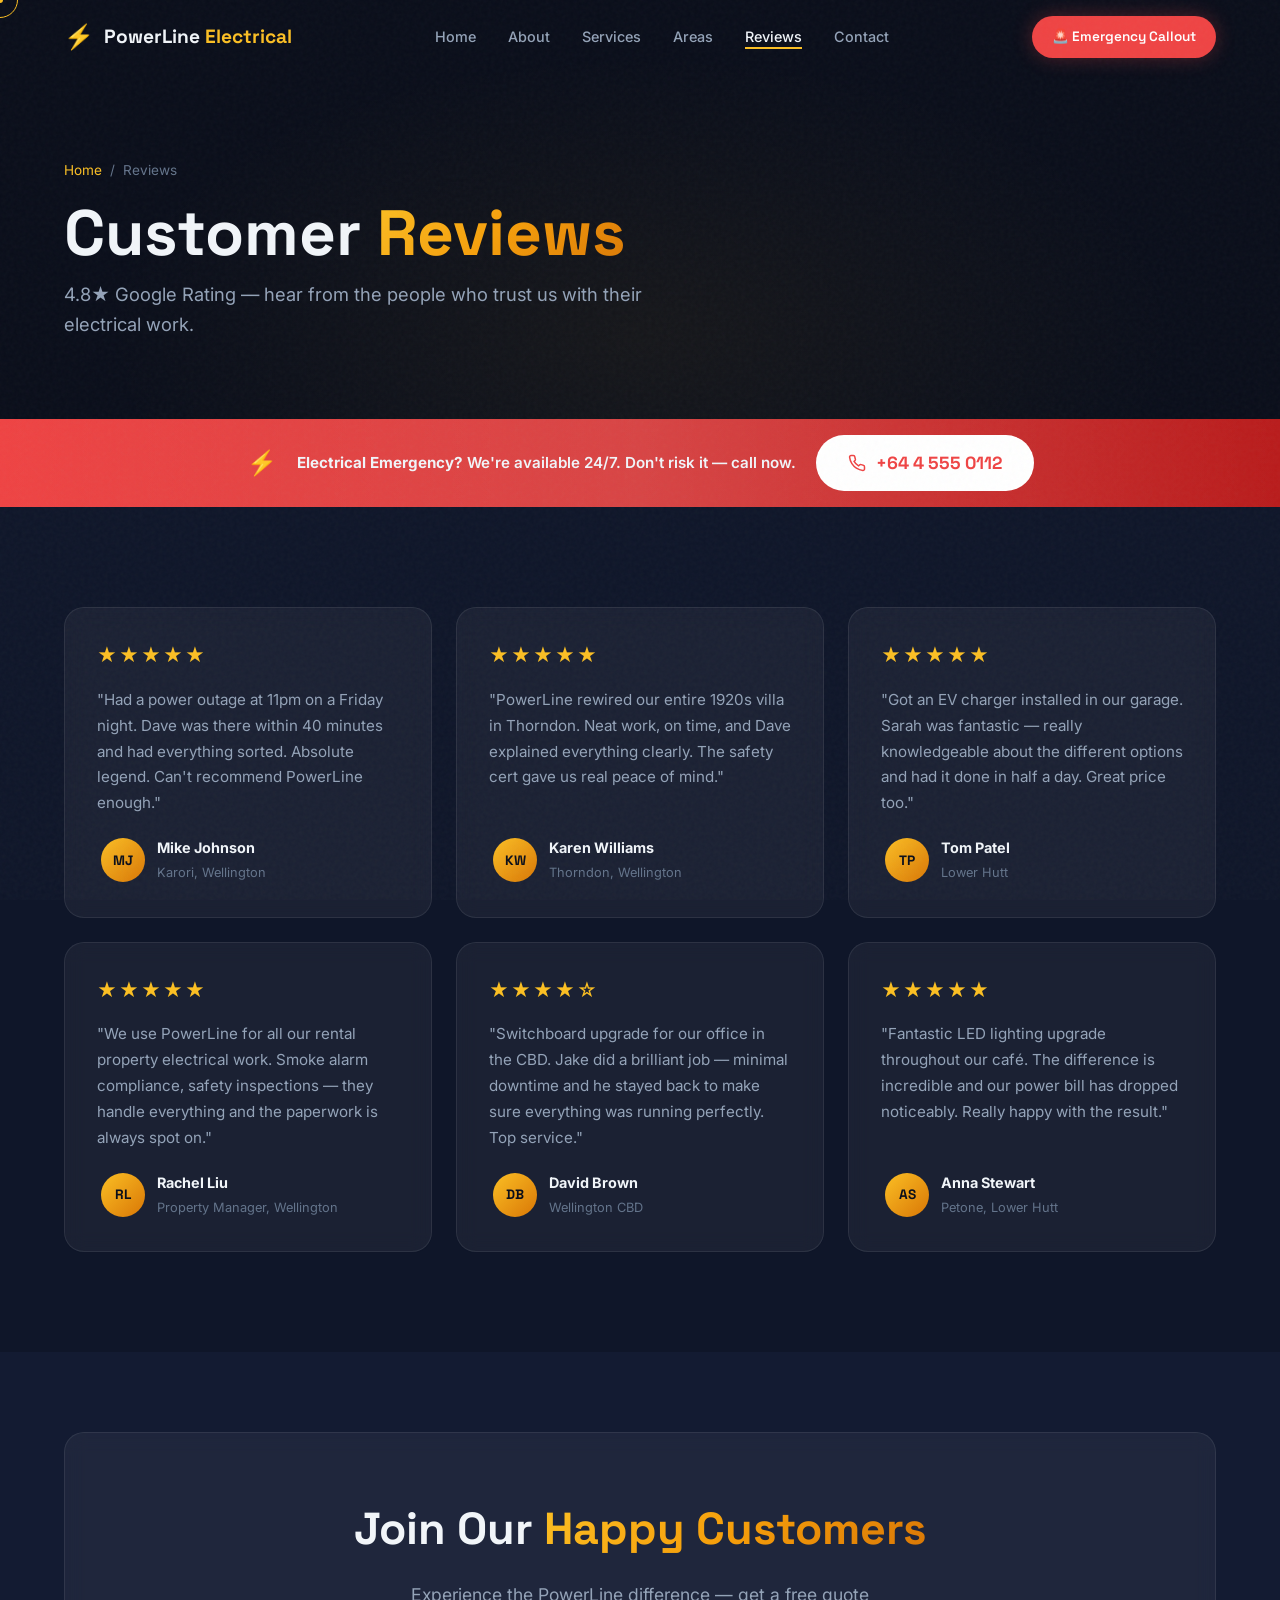
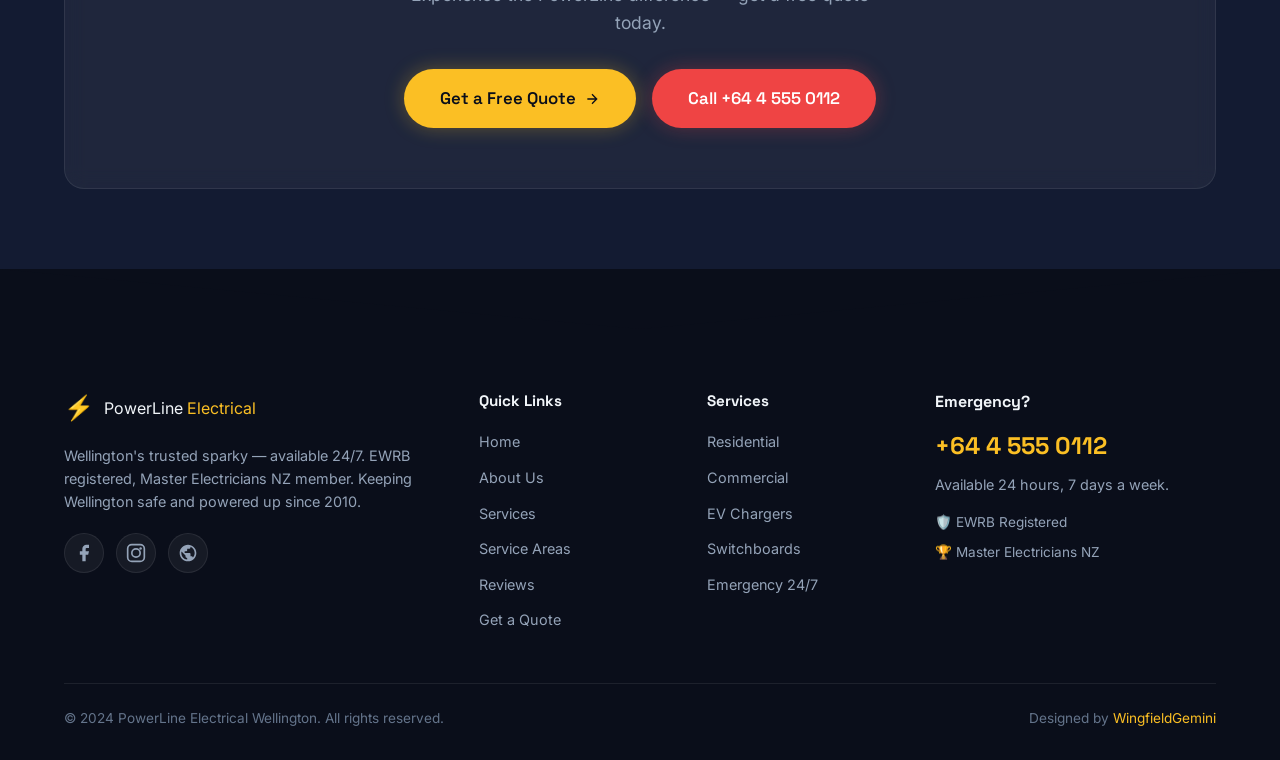
<file: testimonials.html>
<!DOCTYPE html>
<html lang="en-NZ">
<head>
    <meta charset="UTF-8">
    <meta name="viewport" content="width=device-width, initial-scale=1.0">
    <title>Reviews — PowerLine Electrical Wellington</title>
    <meta name="description" content="Read what our customers say about PowerLine Electrical Wellington. 4.8★ Google rating — trusted by Wellington homes and businesses.">
    <link rel="preconnect" href="https://fonts.googleapis.com">
    <link rel="preconnect" href="https://fonts.gstatic.com" crossorigin>
    <link href="https://fonts.googleapis.com/css2?family=Inter:wght@300;400;500;600;700&family=Space+Grotesk:wght@400;500;600;700&display=swap" rel="stylesheet">
    <link rel="stylesheet" href="styles.css">
    <link rel="icon" href="data:image/svg+xml,<svg xmlns='http://www.w3.org/2000/svg' viewBox='0 0 100 100'><text y='.9em' font-size='90'>⚡</text></svg>">
</head>
<body>
    <div class="page-transition"></div>
    <div class="grain-overlay" aria-hidden="true"></div>
    <div class="cursor-dot" aria-hidden="true"></div>
    <div class="cursor-ring" aria-hidden="true"></div>

    <!-- ========== NAVIGATION ========== -->
    <nav class="nav" id="nav">
        <div class="nav__inner container">
            <a href="index.html" class="nav__logo">
                <span class="nav__logo-icon">⚡</span>
                <span class="nav__logo-text">PowerLine<span class="text-accent"> Electrical</span></span>
            </a>
            <ul class="nav__menu" id="navMenu">
                <li><a href="index.html" class="nav__link">Home</a></li>
                <li><a href="about.html" class="nav__link">About</a></li>
                <li><a href="services.html" class="nav__link">Services</a></li>
                <li><a href="areas.html" class="nav__link">Areas</a></li>
                <li><a href="testimonials.html" class="nav__link active">Reviews</a></li>
                <li><a href="contact.html" class="nav__link">Contact</a></li>
            </ul>
            <div class="nav__actions">
                <a href="tel:+6445550112" class="nav__phone-mobile" aria-label="Call us">
                    <svg width="20" height="20" viewBox="0 0 24 24" fill="none" stroke="currentColor" stroke-width="2"><path d="M22 16.92v3a2 2 0 01-2.18 2 19.79 19.79 0 01-8.63-3.07 19.5 19.5 0 01-6-6 19.79 19.79 0 01-3.07-8.67A2 2 0 014.11 2h3a2 2 0 012 1.72c.127.96.361 1.903.7 2.81a2 2 0 01-.45 2.11L8.09 9.91a16 16 0 006 6l1.27-1.27a2 2 0 012.11-.45c.907.339 1.85.573 2.81.7A2 2 0 0122 16.92z"/></svg>
                </a>
                <a href="tel:+6445550112" class="btn btn--emergency nav__emergency-btn">
                    <span class="btn__pulse"></span>
                    🚨 Emergency Callout
                </a>
            </div>
            <button class="nav__hamburger" id="navHamburger" aria-label="Toggle menu" aria-expanded="false">
                <span></span><span></span><span></span>
            </button>
        </div>
    </nav>

    <!-- ========== PAGE HEADER ========== -->
    <section class="page-header">
        <div class="page-header__overlay"></div>
        <div class="container page-header__content">
            <nav class="breadcrumb reveal-up" aria-label="Breadcrumb">
                <a href="index.html">Home</a>
                <span class="breadcrumb__sep">/</span>
                <span>Reviews</span>
            </nav>
            <h1 class="page-header__title reveal-up" style="--delay:.1s">Customer <span class="text-gradient">Reviews</span></h1>
            <p class="page-header__subtitle reveal-up" style="--delay:.2s">4.8★ Google Rating — hear from the people who trust us with their electrical work.</p>
        </div>
    </section>

    <!-- ========== EMERGENCY BANNER ========== -->
    <section class="emergency-banner">
        <div class="emergency-banner__inner container">
            <div class="emergency-banner__icon">⚡</div>
            <div class="emergency-banner__text">
                <strong>Electrical Emergency?</strong> We're available 24/7. Don't risk it — call now.
            </div>
            <a href="tel:+6445550112" class="btn btn--emergency-white">
                <svg width="18" height="18" viewBox="0 0 24 24" fill="none" stroke="currentColor" stroke-width="2"><path d="M22 16.92v3a2 2 0 01-2.18 2 19.79 19.79 0 01-8.63-3.07 19.5 19.5 0 01-6-6 19.79 19.79 0 01-3.07-8.67A2 2 0 014.11 2h3a2 2 0 012 1.72c.127.96.361 1.903.7 2.81a2 2 0 01-.45 2.11L8.09 9.91a16 16 0 006 6l1.27-1.27a2 2 0 012.11-.45c.907.339 1.85.573 2.81.7A2 2 0 0122 16.92z"/></svg>
                +64 4 555 0112
            </a>
        </div>
    </section>

    <!-- ========== ALL TESTIMONIALS ========== -->
    <section class="reviews section">
        <div class="container">
            <div class="reviews__grid">
                <div class="review-card-static reveal-up" style="--delay:.05s">
                    <div class="review-card__stars">★★★★★</div>
                    <p class="review-card__text">"Had a power outage at 11pm on a Friday night. Dave was there within 40 minutes and had everything sorted. Absolute legend. Can't recommend PowerLine enough."</p>
                    <div class="review-card__author">
                        <div class="review-card__avatar">MJ</div>
                        <div>
                            <strong>Mike Johnson</strong>
                            <span>Karori, Wellington</span>
                        </div>
                    </div>
                </div>
                <div class="review-card-static reveal-up" style="--delay:.1s">
                    <div class="review-card__stars">★★★★★</div>
                    <p class="review-card__text">"PowerLine rewired our entire 1920s villa in Thorndon. Neat work, on time, and Dave explained everything clearly. The safety cert gave us real peace of mind."</p>
                    <div class="review-card__author">
                        <div class="review-card__avatar">KW</div>
                        <div>
                            <strong>Karen Williams</strong>
                            <span>Thorndon, Wellington</span>
                        </div>
                    </div>
                </div>
                <div class="review-card-static reveal-up" style="--delay:.15s">
                    <div class="review-card__stars">★★★★★</div>
                    <p class="review-card__text">"Got an EV charger installed in our garage. Sarah was fantastic — really knowledgeable about the different options and had it done in half a day. Great price too."</p>
                    <div class="review-card__author">
                        <div class="review-card__avatar">TP</div>
                        <div>
                            <strong>Tom Patel</strong>
                            <span>Lower Hutt</span>
                        </div>
                    </div>
                </div>
                <div class="review-card-static reveal-up" style="--delay:.2s">
                    <div class="review-card__stars">★★★★★</div>
                    <p class="review-card__text">"We use PowerLine for all our rental property electrical work. Smoke alarm compliance, safety inspections — they handle everything and the paperwork is always spot on."</p>
                    <div class="review-card__author">
                        <div class="review-card__avatar">RL</div>
                        <div>
                            <strong>Rachel Liu</strong>
                            <span>Property Manager, Wellington</span>
                        </div>
                    </div>
                </div>
                <div class="review-card-static reveal-up" style="--delay:.25s">
                    <div class="review-card__stars">★★★★☆</div>
                    <p class="review-card__text">"Switchboard upgrade for our office in the CBD. Jake did a brilliant job — minimal downtime and he stayed back to make sure everything was running perfectly. Top service."</p>
                    <div class="review-card__author">
                        <div class="review-card__avatar">DB</div>
                        <div>
                            <strong>David Brown</strong>
                            <span>Wellington CBD</span>
                        </div>
                    </div>
                </div>
                <div class="review-card-static reveal-up" style="--delay:.3s">
                    <div class="review-card__stars">★★★★★</div>
                    <p class="review-card__text">"Fantastic LED lighting upgrade throughout our café. The difference is incredible and our power bill has dropped noticeably. Really happy with the result."</p>
                    <div class="review-card__author">
                        <div class="review-card__avatar">AS</div>
                        <div>
                            <strong>Anna Stewart</strong>
                            <span>Petone, Lower Hutt</span>
                        </div>
                    </div>
                </div>
            </div>
        </div>
    </section>

    <!-- ========== CTA BANNER ========== -->
    <section class="cta-banner section">
        <div class="container">
            <div class="cta-banner__inner reveal-up">
                <h2 class="cta-banner__title">Join Our <span class="text-gradient">Happy Customers</span></h2>
                <p class="cta-banner__text">Experience the PowerLine difference — get a free quote today.</p>
                <div class="cta-banner__buttons">
                    <a href="contact.html" class="btn btn--primary btn--lg">
                        Get a Free Quote
                        <svg width="16" height="16" viewBox="0 0 24 24" fill="none" stroke="currentColor" stroke-width="2"><path d="M5 12h14M12 5l7 7-7 7"/></svg>
                    </a>
                    <a href="tel:+6445550112" class="btn btn--emergency btn--lg">
                        <span class="btn__pulse"></span>
                        Call +64 4 555 0112
                    </a>
                </div>
            </div>
        </div>
    </section>

    <!-- ========== FOOTER ========== -->
    <footer class="footer">
        <div class="divider divider--down" aria-hidden="true">
            <svg viewBox="0 0 1440 60" preserveAspectRatio="none"><path d="M0,0 L720,60 L1440,0 L1440,60 L0,60Z" fill="var(--bg-dark)"/></svg>
        </div>
        <div class="footer__inner container">
            <div class="footer__grid">
                <div class="footer__brand">
                    <div class="footer__logo">
                        <span class="nav__logo-icon">⚡</span>
                        <span class="nav__logo-text">PowerLine<span class="text-accent"> Electrical</span></span>
                    </div>
                    <p>Wellington's trusted sparky — available 24/7. EWRB registered, Master Electricians NZ member. Keeping Wellington safe and powered up since 2010.</p>
                    <div class="footer__social">
                        <a href="#" aria-label="Facebook" class="footer__social-link"><svg width="20" height="20" viewBox="0 0 24 24" fill="currentColor"><path d="M18 2h-3a5 5 0 00-5 5v3H7v4h3v8h4v-8h3l1-4h-4V7a1 1 0 011-1h3z"/></svg></a>
                        <a href="#" aria-label="Instagram" class="footer__social-link"><svg width="20" height="20" viewBox="0 0 24 24" fill="none" stroke="currentColor" stroke-width="2"><rect x="2" y="2" width="20" height="20" rx="5"/><circle cx="12" cy="12" r="5"/><circle cx="17.5" cy="6.5" r="1.5" fill="currentColor" stroke="none"/></svg></a>
                        <a href="#" aria-label="Google Business" class="footer__social-link"><svg width="20" height="20" viewBox="0 0 24 24" fill="currentColor"><path d="M12 2C6.48 2 2 6.48 2 12s4.48 10 10 10 10-4.48 10-10S17.52 2 12 2zm-1 17.93c-3.95-.49-7-3.85-7-7.93 0-.62.08-1.21.21-1.79L9 15v1c0 1.1.9 2 2 2v1.93zm6.9-2.54c-.26-.81-1-1.39-1.9-1.39h-1v-3c0-.55-.45-1-1-1H8v-2h2c.55 0 1-.45 1-1V7h2c1.1 0 2-.9 2-2v-.41c2.93 1.19 5 4.06 5 7.41 0 2.08-.8 3.97-2.1 5.39z"/></svg></a>
                    </div>
                </div>
                <div class="footer__links">
                    <h4>Quick Links</h4>
                    <ul>
                        <li><a href="index.html">Home</a></li>
                        <li><a href="about.html">About Us</a></li>
                        <li><a href="services.html">Services</a></li>
                        <li><a href="areas.html">Service Areas</a></li>
                        <li><a href="testimonials.html">Reviews</a></li>
                        <li><a href="contact.html">Get a Quote</a></li>
                    </ul>
                </div>
                <div class="footer__links">
                    <h4>Services</h4>
                    <ul>
                        <li><a href="services.html">Residential</a></li>
                        <li><a href="services.html">Commercial</a></li>
                        <li><a href="services.html">EV Chargers</a></li>
                        <li><a href="services.html">Switchboards</a></li>
                        <li><a href="services.html">Emergency 24/7</a></li>
                    </ul>
                </div>
                <div class="footer__emergency">
                    <h4>Emergency?</h4>
                    <a href="tel:+6445550112" class="footer__emergency-phone">+64 4 555 0112</a>
                    <p>Available 24 hours, 7 days a week.</p>
                    <div class="footer__badges">
                        <span class="footer__badge">🛡️ EWRB Registered</span>
                        <span class="footer__badge">🏆 Master Electricians NZ</span>
                    </div>
                </div>
            </div>
            <div class="footer__bottom">
                <p>&copy; 2024 PowerLine Electrical Wellington. All rights reserved.</p>
                <p>Designed by <a href="https://wingfieldgemini.github.io" target="_blank" rel="noopener">WingfieldGemini</a></p>
            </div>
        </div>
    </footer>

    <script src="script.js"></script>
</body>
</html>
</file>
<file: styles.css>
/* ============================================
   PowerLine Electrical Wellington
   Premium Dark Electric Theme — Multi-Page
   ============================================ */

/* ---------- CSS Variables ---------- */
:root {
    --accent: #FBBF24;
    --accent-dim: #D97706;
    --accent-glow: rgba(251, 191, 36, 0.3);
    --accent-glow-strong: rgba(251, 191, 36, 0.6);
    --emergency: #EF4444;
    --emergency-dark: #DC2626;
    --bg-dark: #0a0e1a;
    --bg-primary: #0f1629;
    --bg-secondary: #131b32;
    --bg-card: rgba(255, 255, 255, 0.03);
    --bg-glass: rgba(255, 255, 255, 0.05);
    --border-glass: rgba(255, 255, 255, 0.08);
    --text-primary: #F1F5F9;
    --text-secondary: #94A3B8;
    --text-dim: #64748B;
    --font-body: 'Inter', -apple-system, sans-serif;
    --font-heading: 'Space Grotesk', 'Inter', sans-serif;
    --radius: 12px;
    --radius-lg: 20px;
    --transition: .3s cubic-bezier(.4,0,.2,1);
}

/* ---------- Reset ---------- */
*, *::before, *::after { margin: 0; padding: 0; box-sizing: border-box; }
html { scroll-behavior: smooth; scroll-padding-top: 80px; }
body {
    font-family: var(--font-body);
    background: var(--bg-primary);
    color: var(--text-primary);
    line-height: 1.6;
    overflow-x: hidden;
    -webkit-font-smoothing: antialiased;
}
a { color: inherit; text-decoration: none; }
ul { list-style: none; }
img { max-width: 100%; display: block; }
button { cursor: pointer; border: none; background: none; font-family: inherit; }
input, textarea, select { font-family: inherit; }

/* ---------- Utility ---------- */
.container { max-width: 1200px; margin: 0 auto; padding: 0 24px; }
.text-accent { color: var(--accent); }
.text-gradient {
    background: linear-gradient(135deg, #FBBF24, #F59E0B, #D97706);
    -webkit-background-clip: text;
    -webkit-text-fill-color: transparent;
    background-clip: text;
}
.section { padding: 100px 0; }

/* ---------- Page Transition ---------- */
.page-transition {
    position: fixed; inset: 0; z-index: 99999;
    background: var(--bg-dark);
    pointer-events: none;
    animation: pageFadeOut .4s ease forwards;
}
@keyframes pageFadeOut {
    0% { opacity: 1; }
    100% { opacity: 0; }
}

/* ---------- Grain Overlay ---------- */
.grain-overlay {
    position: fixed; inset: 0; z-index: 9999; pointer-events: none;
    opacity: .035;
    background-image: url("data:image/svg+xml,%3Csvg viewBox='0 0 256 256' xmlns='http://www.w3.org/2000/svg'%3E%3Cfilter id='n'%3E%3CfeTurbulence type='fractalNoise' baseFrequency='0.9' numOctaves='4' stitchTiles='stitch'/%3E%3C/filter%3E%3Crect width='100%25' height='100%25' filter='url(%23n)'/%3E%3C/svg%3E");
    background-repeat: repeat;
}

/* ---------- Custom Cursor ---------- */
.cursor-dot {
    width: 6px; height: 6px; background: var(--accent);
    border-radius: 50%; position: fixed; z-index: 99999; pointer-events: none;
    transition: transform .15s ease, opacity .15s ease;
}
.cursor-ring {
    width: 36px; height: 36px; border: 1.5px solid var(--accent);
    border-radius: 50%; position: fixed; z-index: 99998; pointer-events: none;
    transition: transform .2s ease, width .2s ease, height .2s ease, opacity .2s ease;
    transform: translate(-50%, -50%);
}
.cursor-dot.active { transform: translate(-50%, -50%) scale(2.5); }
.cursor-ring.active { width: 50px; height: 50px; border-color: var(--accent-glow); }

@media (pointer: coarse) {
    .cursor-dot, .cursor-ring { display: none; }
}

/* ---------- Section Headers ---------- */
.section__header { text-align: center; margin-bottom: 60px; }
.section__label {
    display: inline-block; font-family: var(--font-heading);
    font-size: .85rem; font-weight: 600; letter-spacing: 2px;
    text-transform: uppercase; color: var(--accent);
    margin-bottom: 12px;
}
.section__title {
    font-family: var(--font-heading); font-size: clamp(2rem, 5vw, 3rem);
    font-weight: 700; line-height: 1.15; margin-bottom: 16px;
}
.section__subtitle { color: var(--text-secondary); font-size: 1.1rem; max-width: 600px; margin: 0 auto; }

/* ---------- Buttons ---------- */
.btn {
    display: inline-flex; align-items: center; gap: 8px;
    font-family: var(--font-heading); font-weight: 600; font-size: .95rem;
    padding: 12px 28px; border-radius: 50px; transition: var(--transition);
    position: relative; overflow: hidden; white-space: nowrap;
}
.btn--primary {
    background: var(--accent); color: #0a0e1a;
    box-shadow: 0 0 20px var(--accent-glow);
}
.btn--primary:hover {
    background: #F59E0B; box-shadow: 0 0 30px var(--accent-glow-strong);
    transform: translateY(-2px);
}
.btn--lg { padding: 16px 36px; font-size: 1.05rem; }
.btn--full { width: 100%; justify-content: center; }
.btn--emergency {
    background: var(--emergency); color: white;
    box-shadow: 0 0 20px rgba(239,68,68,.3);
}
.btn--emergency:hover {
    background: var(--emergency-dark);
    box-shadow: 0 0 30px rgba(239,68,68,.5);
    transform: translateY(-2px);
}
.btn--emergency-white {
    background: white; color: var(--emergency);
    font-family: var(--font-heading); font-weight: 700; font-size: 1.1rem;
    padding: 14px 32px; border-radius: 50px;
    display: inline-flex; align-items: center; gap: 10px;
    transition: var(--transition);
}
.btn--emergency-white:hover { transform: translateY(-2px); box-shadow: 0 4px 20px rgba(255,255,255,.2); }
.btn__pulse {
    position: absolute; inset: 0; border-radius: 50px;
    animation: pulse-ring 2s infinite;
}
@keyframes pulse-ring {
    0% { box-shadow: 0 0 0 0 rgba(239,68,68,.5); }
    70% { box-shadow: 0 0 0 12px rgba(239,68,68,0); }
    100% { box-shadow: 0 0 0 0 rgba(239,68,68,0); }
}

/* ---------- Dividers ---------- */
.divider { line-height: 0; position: relative; z-index: 1; }
.divider svg { width: 100%; height: 60px; display: block; }

/* ---------- NAVIGATION ---------- */
.nav {
    position: fixed; top: 0; left: 0; right: 0; z-index: 1000;
    padding: 16px 0; transition: var(--transition);
}
.nav.scrolled {
    background: rgba(15, 22, 41, .85);
    backdrop-filter: blur(20px); -webkit-backdrop-filter: blur(20px);
    border-bottom: 1px solid var(--border-glass);
    padding: 10px 0;
}
.nav__inner {
    display: flex; align-items: center; justify-content: space-between;
}
.nav__logo { display: flex; align-items: center; gap: 10px; font-family: var(--font-heading); font-weight: 700; font-size: 1.2rem; }
.nav__logo-icon { font-size: 1.5rem; }
.nav__menu { display: flex; gap: 32px; }
.nav__link {
    font-size: .9rem; font-weight: 500; color: var(--text-secondary);
    transition: var(--transition); position: relative;
}
.nav__link::after {
    content: ''; position: absolute; bottom: -4px; left: 0; width: 0; height: 2px;
    background: var(--accent); transition: var(--transition);
}
.nav__link:hover, .nav__link.active { color: var(--text-primary); }
.nav__link:hover::after, .nav__link.active::after { width: 100%; }
.nav__actions { display: flex; align-items: center; gap: 12px; }
.nav__phone-mobile { display: none; color: var(--accent); padding: 8px; }
.nav__emergency-btn { font-size: .85rem; padding: 10px 20px; }
.nav__hamburger { display: none; flex-direction: column; gap: 5px; padding: 8px; z-index: 1001; }
.nav__hamburger span { display: block; width: 24px; height: 2px; background: var(--text-primary); transition: var(--transition); }
.nav__hamburger.active span:nth-child(1) { transform: rotate(45deg) translate(5px, 5px); }
.nav__hamburger.active span:nth-child(2) { opacity: 0; }
.nav__hamburger.active span:nth-child(3) { transform: rotate(-45deg) translate(5px, -5px); }

/* Mobile nav */
@media (max-width: 768px) {
    .nav__menu {
        position: fixed; top: 0; right: -100%; width: 280px; height: 100vh;
        background: rgba(15, 22, 41, .97); backdrop-filter: blur(20px);
        flex-direction: column; justify-content: center; align-items: center;
        gap: 24px; transition: var(--transition);
    }
    .nav__menu.open { right: 0; }
    .nav__link { font-size: 1.2rem; }
    .nav__hamburger { display: flex; }
    .nav__emergency-btn { display: none; }
    .nav__phone-mobile { display: flex; }
}

/* ---------- PAGE HEADER (inner pages) ---------- */
.page-header {
    position: relative; padding: 160px 0 80px;
    background: var(--bg-dark); overflow: hidden;
}
.page-header__overlay {
    position: absolute; inset: 0;
    background: radial-gradient(ellipse at 50% 80%, rgba(251,191,36,.05) 0%, transparent 60%);
}
.page-header__content { position: relative; z-index: 2; }
.page-header__title {
    font-family: var(--font-heading); font-size: clamp(2.5rem, 6vw, 4rem);
    font-weight: 700; line-height: 1.1; margin-bottom: 12px;
}
.page-header__subtitle { color: var(--text-secondary); font-size: 1.15rem; max-width: 600px; }

/* ---------- Breadcrumb ---------- */
.breadcrumb {
    display: flex; align-items: center; gap: 8px;
    font-size: .85rem; color: var(--text-dim); margin-bottom: 16px;
}
.breadcrumb a { color: var(--accent); transition: var(--transition); }
.breadcrumb a:hover { text-decoration: underline; }
.breadcrumb__sep { color: var(--text-dim); }

/* ---------- HERO ---------- */
.hero {
    position: relative; min-height: 100vh; display: flex; align-items: center;
    justify-content: center; overflow: hidden; background: url(https://images.unsplash.com/photo-1621905251189-08b45d6a269e?w=1920&h=1080&fit=crop) center/cover no-repeat;
}
.hero__canvas { position: absolute; inset: 0; z-index: 1; }
.hero__overlay {
    position: absolute; inset: 0; z-index: 2;
    background: radial-gradient(ellipse at 50% 50%, rgba(10,14,26,.4) 0%, rgba(10,14,26,.85) 70%);
}
.hero__content { position: relative; z-index: 3; text-align: center; padding: 120px 0 80px; }
.hero__badge {
    display: inline-flex; align-items: center; gap: 8px;
    background: var(--bg-glass); border: 1px solid var(--border-glass);
    border-radius: 50px; padding: 8px 20px; font-size: .8rem;
    color: var(--text-secondary); margin-bottom: 24px;
    backdrop-filter: blur(10px);
}
.hero__badge-dot {
    width: 8px; height: 8px; border-radius: 50%; background: #22C55E;
    animation: dot-pulse 2s infinite;
}
@keyframes dot-pulse {
    0%, 100% { opacity: 1; }
    50% { opacity: .4; }
}
.hero__title {
    font-family: var(--font-heading); font-size: clamp(2.8rem, 8vw, 5.5rem);
    font-weight: 700; line-height: 1.05; margin-bottom: 20px;
}
.hero__title span { display: block; }
.hero__subtitle {
    font-size: clamp(1rem, 2.5vw, 1.3rem); color: var(--text-secondary);
    max-width: 600px; margin: 0 auto 36px; line-height: 1.5;
}
.hero__ctas { display: flex; gap: 16px; justify-content: center; flex-wrap: wrap; margin-bottom: 40px; }
.hero__trust { display: flex; gap: 24px; justify-content: center; flex-wrap: wrap; }
.hero__trust-item {
    display: flex; align-items: center; gap: 8px;
    font-size: .85rem; color: var(--text-secondary);
}
.hero__scroll-indicator {
    position: absolute; bottom: 30px; left: 50%; transform: translateX(-50%); z-index: 3;
}
.hero__scroll-mouse {
    width: 26px; height: 40px; border: 2px solid var(--text-dim);
    border-radius: 13px; position: relative;
}
.hero__scroll-wheel {
    width: 4px; height: 8px; background: var(--accent); border-radius: 2px;
    position: absolute; top: 8px; left: 50%; transform: translateX(-50%);
    animation: scroll-bounce 2s infinite;
}
@keyframes scroll-bounce {
    0%, 100% { opacity: 1; transform: translateX(-50%) translateY(0); }
    50% { opacity: .3; transform: translateX(-50%) translateY(10px); }
}

/* ---------- EMERGENCY BANNER ---------- */
.emergency-banner {
    background: linear-gradient(90deg, var(--emergency), #B91C1C);
    padding: 16px 0; position: relative; overflow: hidden;
}
.emergency-banner::before {
    content: ''; position: absolute; inset: 0;
    background: linear-gradient(90deg, transparent, rgba(255,255,255,.1), transparent);
    animation: emergency-shimmer 3s infinite;
}
@keyframes emergency-shimmer {
    0% { transform: translateX(-100%); }
    100% { transform: translateX(100%); }
}
.emergency-banner__inner {
    display: flex; align-items: center; justify-content: center;
    gap: 20px; flex-wrap: wrap; position: relative; z-index: 1;
}
.emergency-banner__icon { font-size: 1.5rem; animation: zap 1.5s infinite; }
@keyframes zap {
    0%, 100% { opacity: 1; transform: scale(1); }
    50% { opacity: .7; transform: scale(1.2); }
}
.emergency-banner__text { font-weight: 600; font-size: .95rem; text-align: center; }

/* ---------- SERVICES ---------- */
.services { background: var(--bg-primary); }
.services__grid {
    display: grid; grid-template-columns: repeat(auto-fill, minmax(280px, 1fr));
    gap: 20px;
}
.services__grid--home {
    grid-template-columns: repeat(auto-fill, minmax(260px, 1fr));
}
.service-card {
    background: var(--bg-glass); border: 1px solid var(--border-glass);
    border-radius: var(--radius-lg); padding: 32px 24px;
    backdrop-filter: blur(10px); transition: var(--transition);
    position: relative; overflow: hidden;
}
.service-card::before {
    content: ''; position: absolute; top: 0; left: 0; right: 0; height: 2px;
    background: linear-gradient(90deg, transparent, var(--accent), transparent);
    opacity: 0; transition: var(--transition);
}
.service-card:hover {
    transform: translateY(-6px); border-color: var(--accent-glow);
    box-shadow: 0 8px 40px rgba(251, 191, 36, .08);
}
.service-card:hover::before { opacity: 1; }
.service-card__icon { font-size: 2rem; margin-bottom: 16px; }
.service-card__title { font-family: var(--font-heading); font-size: 1.15rem; font-weight: 600; margin-bottom: 8px; }
.service-card__desc { color: var(--text-secondary); font-size: .9rem; line-height: 1.6; }

.service-card--emergency {
    border-color: rgba(239, 68, 68, .3);
    background: rgba(239, 68, 68, .05);
}
.service-card--emergency:hover {
    border-color: rgba(239, 68, 68, .5);
    box-shadow: 0 8px 40px rgba(239, 68, 68, .1);
}
.service-card__cta {
    display: inline-block; margin-top: 12px;
    color: var(--emergency); font-weight: 600; font-size: .9rem;
}

/* ---------- TRUST / STATS ---------- */
.trust { background: var(--bg-secondary); }
.trust__stats {
    display: grid; grid-template-columns: repeat(auto-fit, minmax(200px, 1fr));
    gap: 24px; margin-bottom: 60px;
}
.stat-card {
    text-align: center; padding: 36px 20px;
    background: var(--bg-glass); border: 1px solid var(--border-glass);
    border-radius: var(--radius-lg); backdrop-filter: blur(10px);
}
.stat-card__number {
    font-family: var(--font-heading); font-size: clamp(2.5rem, 5vw, 3.5rem);
    font-weight: 700; color: var(--accent);
}
.stat-card__suffix {
    font-family: var(--font-heading); font-size: clamp(1.5rem, 3vw, 2rem);
    font-weight: 700; color: var(--accent);
}
.stat-card__label { display: block; color: var(--text-secondary); font-size: .9rem; margin-top: 4px; }

.trust__badges {
    display: grid; grid-template-columns: repeat(auto-fit, minmax(240px, 1fr));
    gap: 20px;
}
.trust__badges--expanded .trust-badge p { font-size: .9rem; line-height: 1.6; }
.trust-badge {
    text-align: center; padding: 28px 20px;
    background: var(--bg-glass); border: 1px solid var(--border-glass);
    border-radius: var(--radius-lg);
}
.trust-badge__icon { font-size: 2rem; margin-bottom: 12px; }
.trust-badge h4 { font-family: var(--font-heading); font-size: 1rem; margin-bottom: 8px; }
.trust-badge p { color: var(--text-secondary); font-size: .85rem; }

/* ---------- ABOUT ---------- */
.about { background: var(--bg-primary); }
.about__grid { display: grid; grid-template-columns: 1fr 1fr; gap: 60px; align-items: center; margin-bottom: 80px; }
.about__content .section__label, .about__content .section__title { text-align: left; }
.about__text { color: var(--text-secondary); margin-bottom: 16px; }
.about__registrations { display: flex; gap: 20px; flex-wrap: wrap; margin-top: 24px; }
.about__reg {
    background: var(--bg-glass); border: 1px solid var(--border-glass);
    border-radius: var(--radius); padding: 12px 20px; font-size: .9rem;
}
.about__image-placeholder {
    aspect-ratio: 4/3; background: var(--bg-glass); border: 1px solid var(--border-glass);
    border-radius: var(--radius-lg); display: flex; flex-direction: column;
    align-items: center; justify-content: center; gap: 12px;
    color: var(--text-dim);
}
.about__image-icon { font-size: 3rem; }

.about__team-title { font-family: var(--font-heading); font-size: 1.8rem; text-align: center; margin-bottom: 40px; }
.about__team-grid { display: grid; grid-template-columns: repeat(auto-fit, minmax(240px, 1fr)); gap: 20px; }
.team-card {
    text-align: center; padding: 32px 20px;
    background: var(--bg-glass); border: 1px solid var(--border-glass);
    border-radius: var(--radius-lg); transition: var(--transition);
}
.team-card:hover { transform: translateY(-4px); border-color: var(--accent-glow); }
.team-card__avatar {
    width: 72px; height: 72px; margin: 0 auto 16px;
    background: linear-gradient(135deg, var(--accent), var(--accent-dim));
    border-radius: 50%; display: flex; align-items: center; justify-content: center;
    font-family: var(--font-heading); font-weight: 700; font-size: 1.3rem; color: #0a0e1a;
}
.team-card__name { font-family: var(--font-heading); font-weight: 600; margin-bottom: 4px; }
.team-card__role { display: block; color: var(--accent); font-size: .85rem; margin-bottom: 12px; }
.team-card__bio { color: var(--text-secondary); font-size: .85rem; }

@media (max-width: 768px) {
    .about__grid { grid-template-columns: 1fr; gap: 40px; }
}

/* ---------- PROCESS / HOW IT WORKS ---------- */
.process { background: var(--bg-secondary); }
.process__timeline { max-width: 700px; margin: 0 auto; position: relative; }
.process__line {
    position: absolute; left: 32px; top: 0; bottom: 0; width: 2px;
    background: linear-gradient(180deg, var(--accent), var(--accent-dim), transparent);
}
.process-step {
    display: flex; gap: 24px; margin-bottom: 40px; position: relative;
}
.process-step:last-child { margin-bottom: 0; }
.process-step__number {
    flex-shrink: 0; width: 64px; height: 64px;
    background: var(--bg-glass); border: 2px solid var(--accent);
    border-radius: 50%; display: flex; align-items: center; justify-content: center;
    font-family: var(--font-heading); font-weight: 700; font-size: 1.1rem;
    color: var(--accent); position: relative; z-index: 1;
}
.process-step__content h3 { font-family: var(--font-heading); font-size: 1.2rem; margin-bottom: 6px; padding-top: 4px; }
.process-step__content p { color: var(--text-secondary); font-size: .9rem; }

/* ---------- REVIEWS ---------- */
.reviews { background: var(--bg-primary); }
.reviews__carousel { overflow: hidden; position: relative; }
.reviews__track { display: flex; transition: transform .5s cubic-bezier(.4,0,.2,1); }
.review-card {
    min-width: 100%; padding: 0 20px; box-sizing: border-box;
}
@media (min-width: 768px) { .review-card { min-width: 50%; } }
@media (min-width: 1024px) { .review-card { min-width: 33.333%; } }
.review-card > * { pointer-events: auto; }
.review-card {
    display: flex; flex-direction: column;
}
.review-card > :first-child { margin-top: auto; }
.review-card__stars { color: var(--accent); font-size: 1.2rem; margin-bottom: 16px; letter-spacing: 2px; }
.review-card__text {
    background: var(--bg-glass); border: 1px solid var(--border-glass);
    border-radius: var(--radius-lg); padding: 28px; margin-bottom: 20px;
    color: var(--text-secondary); font-size: .95rem; line-height: 1.7;
    flex: 1;
}
.review-card__author { display: flex; align-items: center; gap: 12px; padding: 0 4px; }
.review-card__avatar {
    width: 44px; height: 44px; border-radius: 50%; flex-shrink: 0;
    background: linear-gradient(135deg, var(--accent), var(--accent-dim));
    display: flex; align-items: center; justify-content: center;
    font-family: var(--font-heading); font-weight: 700; font-size: .85rem; color: #0a0e1a;
}
.review-card__author strong { display: block; font-size: .9rem; }
.review-card__author span { color: var(--text-dim); font-size: .8rem; }

/* Static review cards (grid layout for testimonials page & home) */
.reviews__grid {
    display: grid; grid-template-columns: repeat(auto-fit, minmax(340px, 1fr));
    gap: 24px;
}
.reviews__grid--home {
    grid-template-columns: repeat(auto-fit, minmax(320px, 1fr));
}
.review-card-static {
    background: var(--bg-glass); border: 1px solid var(--border-glass);
    border-radius: var(--radius-lg); padding: 32px;
    backdrop-filter: blur(10px); transition: var(--transition);
    display: flex; flex-direction: column;
}
.review-card-static:hover {
    transform: translateY(-4px); border-color: var(--accent-glow);
    box-shadow: 0 8px 40px rgba(251, 191, 36, .06);
}
.review-card-static .review-card__text {
    background: none; border: none; padding: 0;
    margin-bottom: 20px; flex: 1;
}
.review-card-static .review-card__stars { margin-bottom: 16px; }

.reviews__nav { display: flex; align-items: center; justify-content: center; gap: 16px; margin-top: 32px; }
.reviews__btn {
    width: 44px; height: 44px; border-radius: 50%;
    background: var(--bg-glass); border: 1px solid var(--border-glass);
    color: var(--text-primary); display: flex; align-items: center; justify-content: center;
    transition: var(--transition);
}
.reviews__btn:hover { border-color: var(--accent); color: var(--accent); }
.reviews__dots { display: flex; gap: 8px; }
.reviews__dot {
    width: 8px; height: 8px; border-radius: 50%; background: var(--text-dim);
    transition: var(--transition); cursor: pointer;
}
.reviews__dot.active { background: var(--accent); width: 24px; border-radius: 4px; }

/* ---------- AREAS ---------- */
.areas { background: var(--bg-primary); }
.areas__region { margin-bottom: 48px; }
.areas__region:last-of-type { margin-bottom: 48px; }
.areas__region-title {
    font-family: var(--font-heading); font-size: 1.3rem; font-weight: 600;
    margin-bottom: 20px; color: var(--text-primary);
}
.areas__grid {
    display: flex; flex-wrap: wrap; gap: 10px;
}
.area-tag {
    background: var(--bg-glass); border: 1px solid var(--border-glass);
    border-radius: 50px; padding: 10px 20px; font-size: .9rem;
    color: var(--text-secondary); transition: var(--transition);
}
.area-tag:hover {
    border-color: var(--accent); color: var(--accent);
    background: rgba(251, 191, 36, .05);
}
.areas__map { margin-top: 40px; }

/* ---------- CTA BANNER ---------- */
.cta-banner { background: var(--bg-secondary); padding: 80px 0; }
.cta-banner__inner {
    text-align: center;
    background: var(--bg-glass); border: 1px solid var(--border-glass);
    border-radius: var(--radius-lg); padding: 60px 40px;
    backdrop-filter: blur(10px);
}
.cta-banner__title {
    font-family: var(--font-heading); font-size: clamp(2rem, 5vw, 2.8rem);
    font-weight: 700; margin-bottom: 16px;
}
.cta-banner__text {
    color: var(--text-secondary); font-size: 1.1rem;
    max-width: 500px; margin: 0 auto 32px;
}
.cta-banner__buttons {
    display: flex; gap: 16px; justify-content: center; flex-wrap: wrap;
}

/* ---------- CONTACT ---------- */
.contact { background: var(--bg-secondary); }
.contact__grid { display: grid; grid-template-columns: 1fr 1fr; gap: 40px; align-items: start; }
@media (max-width: 768px) { .contact__grid { grid-template-columns: 1fr; } }

.contact-form {
    background: var(--bg-glass); border: 1px solid var(--border-glass);
    border-radius: var(--radius-lg); padding: 36px; backdrop-filter: blur(10px);
}
.form-group { display: grid; grid-template-columns: 1fr 1fr; gap: 16px; }
@media (max-width: 500px) { .form-group { grid-template-columns: 1fr; } }
.form-field { position: relative; margin-bottom: 20px; }
.form-field input, .form-field textarea, .form-field select {
    width: 100%; padding: 16px 16px 8px; background: rgba(255,255,255,.03);
    border: 1px solid var(--border-glass); border-radius: var(--radius);
    color: var(--text-primary); font-size: 1rem; outline: none;
    transition: var(--transition); appearance: none;
}
.form-field select { padding-right: 36px; cursor: pointer; }
.form-field--select::after {
    content: '▾'; position: absolute; right: 16px; top: 50%; transform: translateY(-50%);
    color: var(--text-dim); pointer-events: none; font-size: .8rem;
}
.form-field label {
    position: absolute; left: 16px; top: 50%; transform: translateY(-50%);
    color: var(--text-dim); font-size: .9rem; transition: var(--transition);
    pointer-events: none;
}
.form-field textarea ~ label { top: 20px; }
.form-field input:focus, .form-field textarea:focus, .form-field select:focus {
    border-color: var(--accent);
    box-shadow: 0 0 0 3px var(--accent-glow);
}
.form-field input:focus ~ label, .form-field input:valid ~ label,
.form-field textarea:focus ~ label, .form-field textarea:valid ~ label,
.form-field select:focus ~ label, .form-field select:valid ~ label {
    top: 6px; font-size: .7rem; color: var(--accent); transform: translateY(0);
}
.form-field textarea { resize: vertical; min-height: 100px; }

/* Contact info */
.contact-info-card {
    background: var(--bg-glass); border: 1px solid var(--border-glass);
    border-radius: var(--radius-lg); padding: 32px; margin-bottom: 20px;
}
.contact-info-card h3 { font-family: var(--font-heading); font-size: 1.3rem; margin-bottom: 24px; }
.contact-info__item { display: flex; gap: 16px; margin-bottom: 20px; }
.contact-info__item:last-child { margin-bottom: 0; }
.contact-info__icon { font-size: 1.3rem; flex-shrink: 0; margin-top: 2px; }
.contact-info__item a { color: var(--accent); font-weight: 500; }
.contact-info__item a:hover { text-decoration: underline; }
.contact-info__item span { color: var(--text-secondary); }

.contact-map__placeholder {
    background: var(--bg-glass); border: 1px solid var(--border-glass);
    border-radius: var(--radius-lg); padding: 40px 28px; text-align: center;
}
.contact-map__icon { font-size: 2rem; margin-bottom: 12px; }
.contact-map__placeholder p { color: var(--text-secondary); font-size: .9rem; margin-top: 8px; }

/* ---------- FOOTER ---------- */
.footer { background: var(--bg-dark); padding-top: 0; }
.footer__inner { padding-top: 60px; padding-bottom: 30px; }
.footer__grid { display: grid; grid-template-columns: 2fr 1fr 1fr 1.5fr; gap: 40px; margin-bottom: 40px; }
@media (max-width: 768px) { .footer__grid { grid-template-columns: 1fr 1fr; } }
@media (max-width: 500px) { .footer__grid { grid-template-columns: 1fr; } }
.footer__logo { display: flex; align-items: center; gap: 10px; margin-bottom: 16px; }
.footer__brand p { color: var(--text-secondary); font-size: .9rem; line-height: 1.6; }
.footer__social { display: flex; gap: 12px; margin-top: 20px; }
.footer__social-link {
    width: 40px; height: 40px; border-radius: 50%;
    background: var(--bg-glass); border: 1px solid var(--border-glass);
    display: flex; align-items: center; justify-content: center;
    color: var(--text-secondary); transition: var(--transition);
}
.footer__social-link:hover { border-color: var(--accent); color: var(--accent); }
.footer__links h4 { font-family: var(--font-heading); font-size: .95rem; margin-bottom: 16px; color: var(--text-primary); }
.footer__links li { margin-bottom: 10px; }
.footer__links a { color: var(--text-secondary); font-size: .9rem; transition: var(--transition); }
.footer__links a:hover { color: var(--accent); }
.footer__emergency h4 { font-family: var(--font-heading); margin-bottom: 12px; }
.footer__emergency-phone {
    display: block; font-family: var(--font-heading); font-size: 1.5rem;
    font-weight: 700; color: var(--accent); margin-bottom: 8px;
}
.footer__emergency p { color: var(--text-secondary); font-size: .9rem; margin-bottom: 16px; }
.footer__badges { display: flex; flex-direction: column; gap: 8px; }
.footer__badge { font-size: .85rem; color: var(--text-secondary); }
.footer__bottom {
    border-top: 1px solid var(--border-glass); padding-top: 24px;
    display: flex; justify-content: space-between; flex-wrap: wrap; gap: 8px;
}
.footer__bottom p { color: var(--text-dim); font-size: .85rem; }
.footer__bottom a { color: var(--accent); }
.footer__bottom a:hover { text-decoration: underline; }

/* ---------- REVEAL ANIMATIONS ---------- */
.reveal-up {
    opacity: 0; transform: translateY(30px);
    transition: opacity .6s cubic-bezier(.4,0,.2,1), transform .6s cubic-bezier(.4,0,.2,1);
    transition-delay: var(--delay, 0s);
}
.reveal-up.visible { opacity: 1; transform: translateY(0); }

/* ---------- Responsive ---------- */
@media (max-width: 480px) {
    .section { padding: 70px 0; }
    .hero { min-height: auto; padding: 140px 0 80px; }
    .hero__title { font-size: 2.4rem; }
    .hero__ctas { flex-direction: column; align-items: center; }
    .btn--lg { padding: 14px 28px; font-size: .95rem; }
    .services__grid { grid-template-columns: 1fr; }
    .trust__stats { grid-template-columns: 1fr 1fr; }
    .process__line { left: 28px; }
    .reviews__grid { grid-template-columns: 1fr; }
    .cta-banner__inner { padding: 40px 24px; }
    .page-header { padding: 140px 0 60px; }
}
</file>
